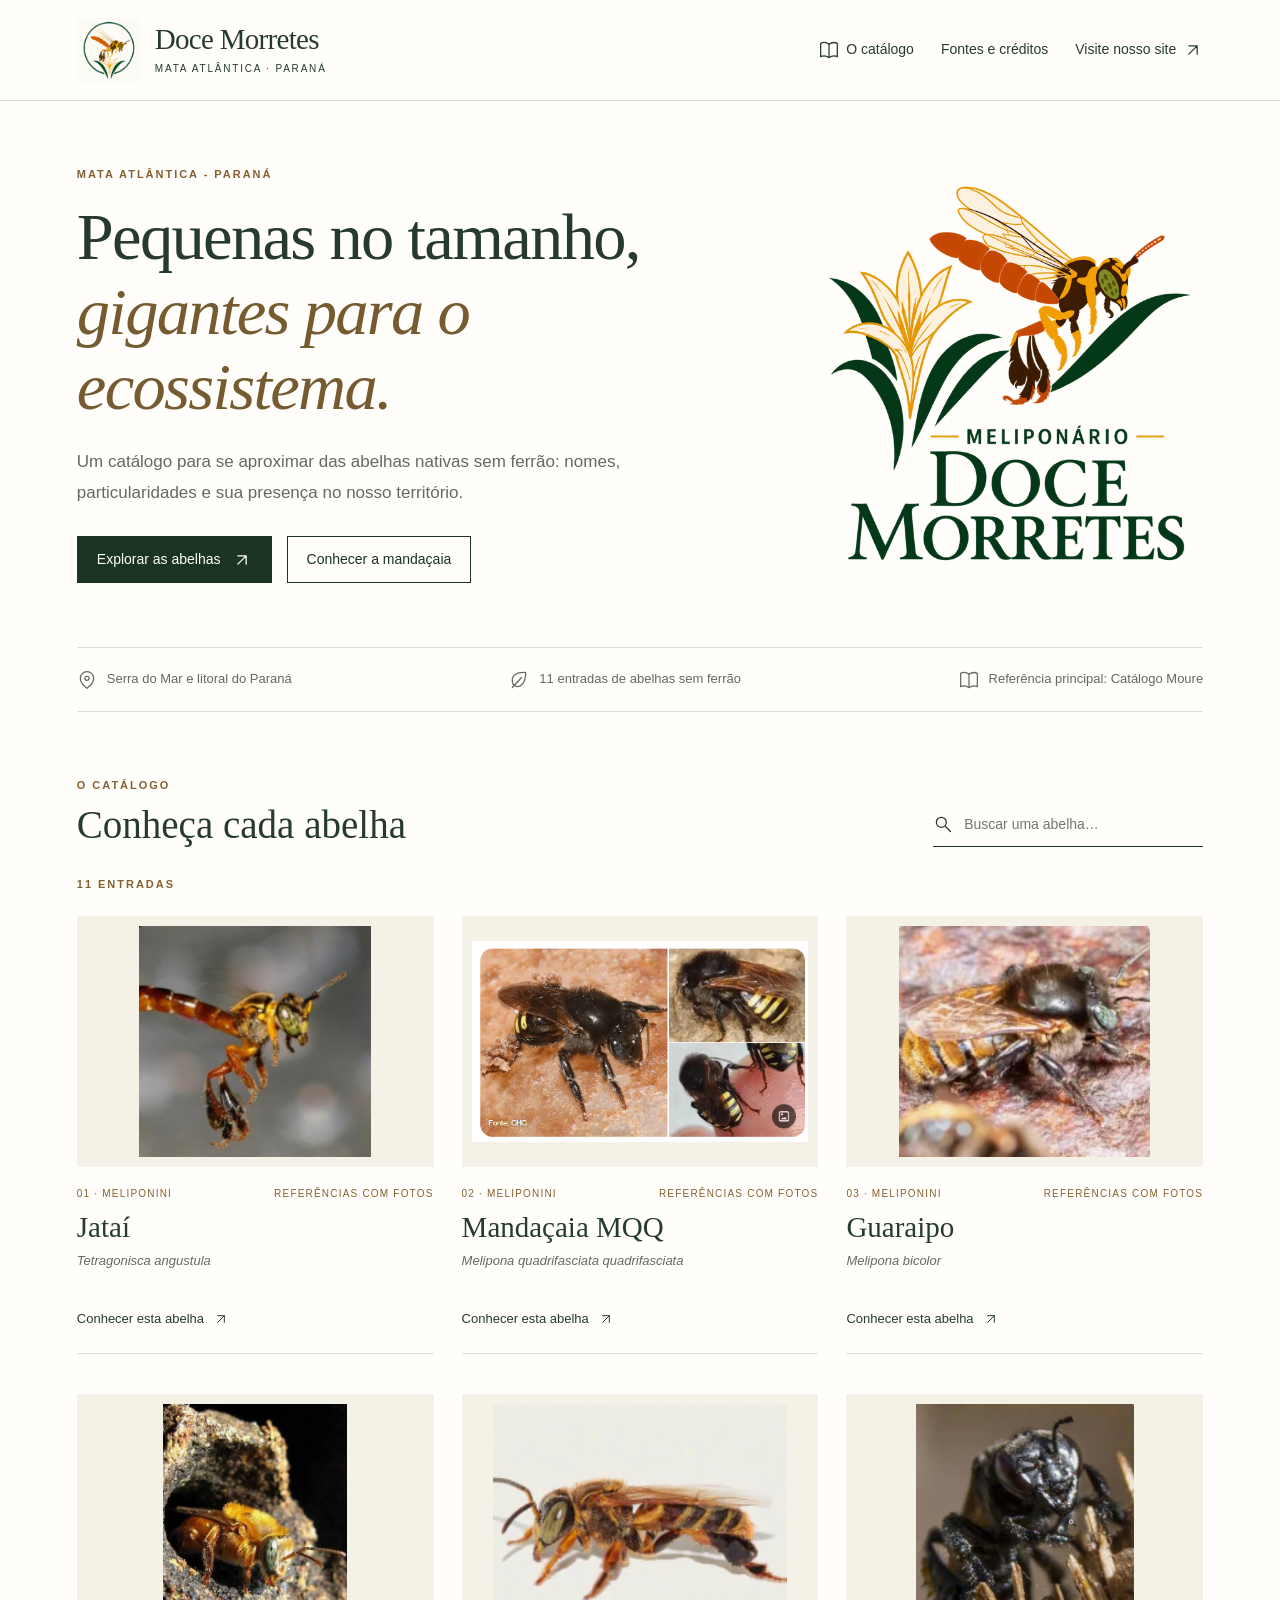
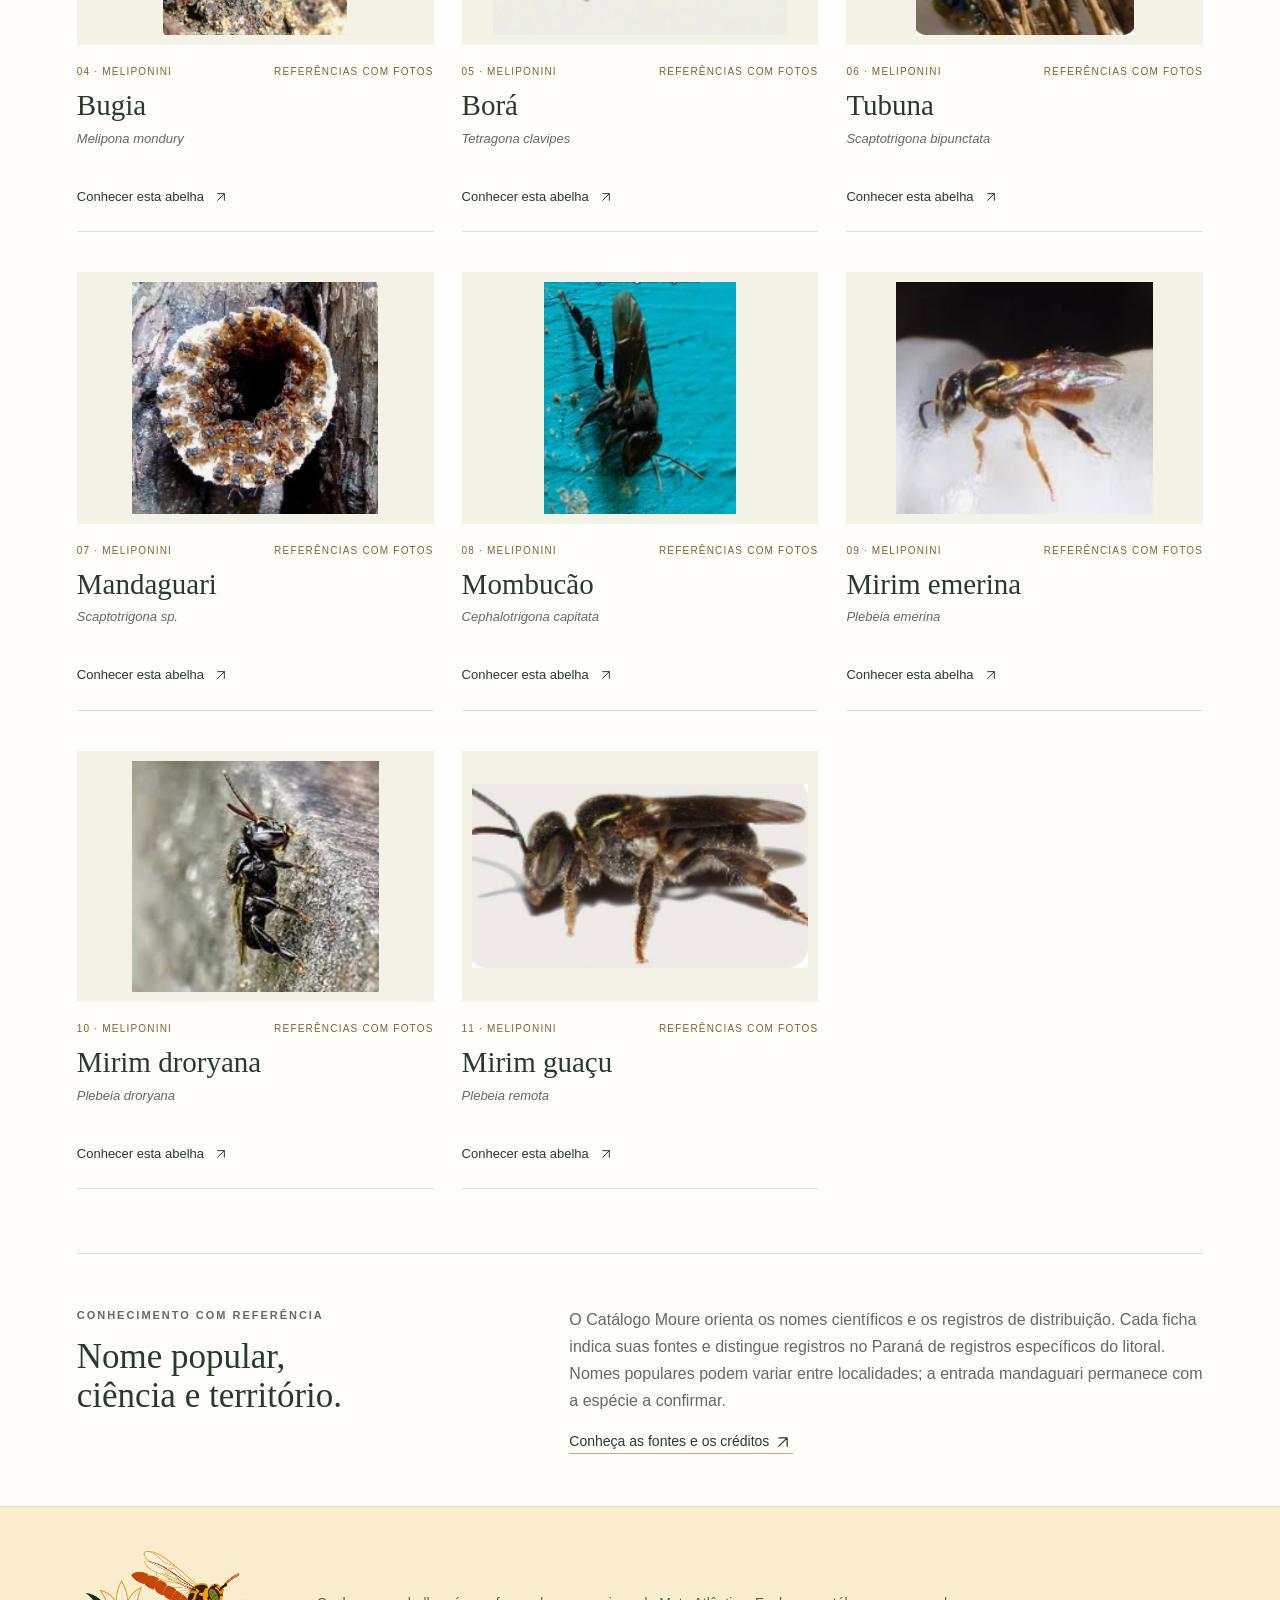
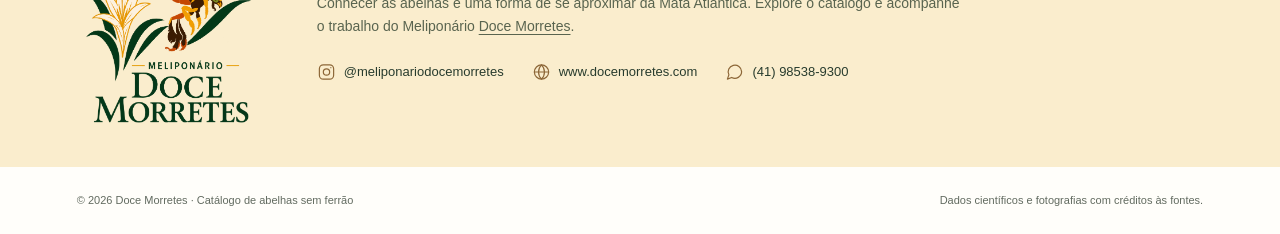
<file: index.html>
<!doctype html><html lang="pt-BR"><head><meta charset="utf-8"><meta name="viewport" content="width=device-width,initial-scale=1"><title>Catálogo de abelhas sem ferrão | Doce Morretes</title><meta name="description" content="Catálogo de abelhas sem ferrão da Mata Atlântica da Serra do Mar e litoral paranaense. Doce Morretes."><meta name="theme-color" content="#1a3322"><link rel="canonical" href="https://meliponariodocemorretes.github.io/catalogo-abelhas/index.html"><link rel="icon" type="image/png" href="assets/icone-marca.png?v=selo-original-20261028"><link rel="stylesheet" href="assets/style.css?v=texto-rodape-20261028"><script src="assets/site.js" defer></script></head><body><a class="skip" href="#conteudo">Ir para o conteúdo</a><header class="header"><div class="wrap header-inner"><a class="brand" href="index.html" aria-label="Doce Morretes — início do catálogo"><img src="assets/icone-marca.png?v=selo-original-20261028" width="64" height="64" alt="Ícone da marca Doce Morretes"><span class="brand-copy">Doce Morretes<small>Mata Atlântica · Paraná</small></span></a><nav class="nav" aria-label="Navegação principal"><a href="index.html#especies"><svg class="icon" viewBox="0 0 24 24" aria-hidden="true"><path d="M12 5C8 2 4 3 2 4v16c4-2 7-1 10 1 3-2 6-3 10-1V4c-4-2-7-1-10 1Z"/><path d="M12 5v16"/></svg>O catálogo</a><a href="creditos.html">Fontes e créditos</a><a href="https://www.docemorretes.com" target="_blank" rel="noopener noreferrer">Visite nosso site <svg class="icon" viewBox="0 0 24 24" aria-hidden="true"><path d="M7 17 17 7M7 7h10v10"/></svg></a></nav></div></header><main id="conteudo"><section class="wrap hero"><div><p class="eyebrow">Mata Atlântica - Paraná</p><h1>Pequenas no tamanho,<br><em>gigantes para o ecossistema.</em></h1><p class="lead">Um catálogo para se aproximar das abelhas nativas sem ferrão: nomes, particularidades e sua presença no nosso território.</p><div class="hero-actions"><a class="button" href="#especies">Explorar as abelhas <svg class="icon" viewBox="0 0 24 24" aria-hidden="true"><path d="M7 17 17 7M7 7h10v10"/></svg></a><a class="button secondary" href="mandacaia-mqq.html">Conhecer a mandaçaia</a></div></div><figure class="hero-brand"><img src="assets/logo-tradicional-transparente.png?v=20261028" width="1254" height="1254" alt="Meliponário Doce Morretes — logo tradicional, sem fundo"></figure></section><div class="wrap region-strip"><span><svg class="icon" viewBox="0 0 24 24" aria-hidden="true"><path d="M20 10c0 6-8 12-8 12S4 16 4 10a8 8 0 1 1 16 0Z"/><circle cx="12" cy="10" r="2.5"/></svg>Serra do Mar e litoral do Paraná</span><span><svg class="icon" viewBox="0 0 24 24" aria-hidden="true"><path d="M20 3C9 2 3 7 4 14c1 6 8 8 12 3 4-4 4-10 4-14Z"/><path d="M4 21 15 9"/></svg>11 entradas de abelhas sem ferrão</span><span><svg class="icon" viewBox="0 0 24 24" aria-hidden="true"><path d="M12 5C8 2 4 3 2 4v16c4-2 7-1 10 1 3-2 6-3 10-1V4c-4-2-7-1-10 1Z"/><path d="M12 5v16"/></svg>Referência principal: Catálogo Moure</span></div><section class="wrap catalog" id="especies"><div class="section-heading"><div><p class="eyebrow">O catálogo</p><h2>Conheça cada abelha</h2></div><label class="search"><svg class="icon" viewBox="0 0 24 24" aria-hidden="true"><circle cx="10" cy="10" r="6"/><path d="m15 15 6 6"/></svg><input id="search-species" type="search" aria-label="Buscar por nome popular ou científico" placeholder="Buscar uma abelha…"></label></div><p id="result-count" class="eyebrow" aria-live="polite" style="margin-bottom:22px">11 entradas</p><div class="species-grid"><article class="species-card" data-species="Jataí Tetragonisca angustula"><a class="cover" href="jatai.html" aria-label="Conhecer Jataí"><img src="assets/jatai_01_detalhe.png" alt="Jataí em detalhe" loading="lazy"></a><p class="card-label"><span>01 · Meliponini</span><span>Referências com fotos</span></p><h3><a href="jatai.html">Jataí</a></h3><p class="latin"><i>Tetragonisca angustula</i></p><a class="open" href="jatai.html">Conhecer esta abelha <svg class="icon" viewBox="0 0 24 24" aria-hidden="true"><path d="M7 17 17 7M7 7h10v10"/></svg></a></article><article class="species-card" data-species="Mandaçaia MQQ Melipona quadrifasciata quadrifasciata"><a class="cover" href="mandacaia-mqq.html" aria-label="Conhecer Mandaçaia MQQ"><img src="assets/01_colagem_fonte_chc.png" alt="Referências fotográficas de mandaçaia" loading="lazy"></a><p class="card-label"><span>02 · Meliponini</span><span>Referências com fotos</span></p><h3><a href="mandacaia-mqq.html">Mandaçaia MQQ</a></h3><p class="latin"><i>Melipona quadrifasciata quadrifasciata</i></p><a class="open" href="mandacaia-mqq.html">Conhecer esta abelha <svg class="icon" viewBox="0 0 24 24" aria-hidden="true"><path d="M7 17 17 7M7 7h10v10"/></svg></a></article><article class="species-card" data-species="Guaraipo Melipona bicolor"><a class="cover" href="guaraipo.html" aria-label="Conhecer Guaraipo"><img src="assets/guaraipo_01_detalhe.png" alt="Guaraipo em detalhe" loading="lazy"></a><p class="card-label"><span>03 · Meliponini</span><span>Referências com fotos</span></p><h3><a href="guaraipo.html">Guaraipo</a></h3><p class="latin"><i>Melipona bicolor</i></p><a class="open" href="guaraipo.html">Conhecer esta abelha <svg class="icon" viewBox="0 0 24 24" aria-hidden="true"><path d="M7 17 17 7M7 7h10v10"/></svg></a></article><article class="species-card" data-species="Bugia Melipona mondury"><a class="cover" href="bugia.html" aria-label="Conhecer Bugia"><img src="assets/bugia_03_detalhe.png" alt="Bugia em detalhe" loading="lazy"></a><p class="card-label"><span>04 · Meliponini</span><span>Referências com fotos</span></p><h3><a href="bugia.html">Bugia</a></h3><p class="latin"><i>Melipona mondury</i></p><a class="open" href="bugia.html">Conhecer esta abelha <svg class="icon" viewBox="0 0 24 24" aria-hidden="true"><path d="M7 17 17 7M7 7h10v10"/></svg></a></article><article class="species-card" data-species="Borá Tetragona clavipes"><a class="cover" href="bora.html" aria-label="Conhecer Borá"><img src="assets/bora_01_vista_lateral.png" alt="Borá em vista lateral" loading="lazy"></a><p class="card-label"><span>05 · Meliponini</span><span>Referências com fotos</span></p><h3><a href="bora.html">Borá</a></h3><p class="latin"><i>Tetragona clavipes</i></p><a class="open" href="bora.html">Conhecer esta abelha <svg class="icon" viewBox="0 0 24 24" aria-hidden="true"><path d="M7 17 17 7M7 7h10v10"/></svg></a></article><article class="species-card" data-species="Tubuna Scaptotrigona bipunctata"><a class="cover" href="tubuna.html" aria-label="Conhecer Tubuna"><img src="assets/tubuna_02_detalhe.png" alt="Tubuna em detalhe" loading="lazy"></a><p class="card-label"><span>06 · Meliponini</span><span>Referências com fotos</span></p><h3><a href="tubuna.html">Tubuna</a></h3><p class="latin"><i>Scaptotrigona bipunctata</i></p><a class="open" href="tubuna.html">Conhecer esta abelha <svg class="icon" viewBox="0 0 24 24" aria-hidden="true"><path d="M7 17 17 7M7 7h10v10"/></svg></a></article><article class="species-card" data-species="Mandaguari Scaptotrigona sp."><a class="cover" href="mandaguari.html" aria-label="Conhecer Mandaguari"><img src="assets/mandaguari_01_entrada_ninho.png" alt="Entrada do ninho de mandaguari" loading="lazy"></a><p class="card-label"><span>07 · Meliponini</span><span>Referências com fotos</span></p><h3><a href="mandaguari.html">Mandaguari</a></h3><p class="latin"><i>Scaptotrigona sp.</i></p><a class="open" href="mandaguari.html">Conhecer esta abelha <svg class="icon" viewBox="0 0 24 24" aria-hidden="true"><path d="M7 17 17 7M7 7h10v10"/></svg></a></article><article class="species-card" data-species="Mombucão Cephalotrigona capitata"><a class="cover" href="mombucao.html" aria-label="Conhecer Mombucão"><img src="assets/mombucao_01_detalhe.png" alt="Mombucão em detalhe" loading="lazy"></a><p class="card-label"><span>08 · Meliponini</span><span>Referências com fotos</span></p><h3><a href="mombucao.html">Mombucão</a></h3><p class="latin"><i>Cephalotrigona capitata</i></p><a class="open" href="mombucao.html">Conhecer esta abelha <svg class="icon" viewBox="0 0 24 24" aria-hidden="true"><path d="M7 17 17 7M7 7h10v10"/></svg></a></article><article class="species-card" data-species="Mirim emerina Plebeia emerina"><a class="cover" href="mirim-emerina.html" aria-label="Conhecer Mirim emerina"><img src="assets/mirim_emerina_01_detalhe.png" alt="Mirim-emerina em detalhe" loading="lazy"></a><p class="card-label"><span>09 · Meliponini</span><span>Referências com fotos</span></p><h3><a href="mirim-emerina.html">Mirim emerina</a></h3><p class="latin"><i>Plebeia emerina</i></p><a class="open" href="mirim-emerina.html">Conhecer esta abelha <svg class="icon" viewBox="0 0 24 24" aria-hidden="true"><path d="M7 17 17 7M7 7h10v10"/></svg></a></article><article class="species-card" data-species="Mirim droryana Plebeia droryana"><a class="cover" href="mirim-droryana.html" aria-label="Conhecer Mirim droryana"><img src="assets/mirim_droryana_01_detalhe.png" alt="Mirim-droryana em detalhe" loading="lazy"></a><p class="card-label"><span>10 · Meliponini</span><span>Referências com fotos</span></p><h3><a href="mirim-droryana.html">Mirim droryana</a></h3><p class="latin"><i>Plebeia droryana</i></p><a class="open" href="mirim-droryana.html">Conhecer esta abelha <svg class="icon" viewBox="0 0 24 24" aria-hidden="true"><path d="M7 17 17 7M7 7h10v10"/></svg></a></article><article class="species-card" data-species="Mirim guaçu Plebeia remota"><a class="cover" href="mirim-guacu.html" aria-label="Conhecer Mirim guaçu"><img src="assets/mirim_guacu_02_detalhe.png" alt="Mirim-guaçu em vista lateral" loading="lazy"></a><p class="card-label"><span>11 · Meliponini</span><span>Referências com fotos</span></p><h3><a href="mirim-guacu.html">Mirim guaçu</a></h3><p class="latin"><i>Plebeia remota</i></p><a class="open" href="mirim-guacu.html">Conhecer esta abelha <svg class="icon" viewBox="0 0 24 24" aria-hidden="true"><path d="M7 17 17 7M7 7h10v10"/></svg></a></article></div><p id="no-results" class="empty-search" hidden>Nenhuma abelha encontrada. Tente outro nome popular ou científico.</p></section><section class="wrap method"><div><p class="eyebrow">Conhecimento com referência</p><h2>Nome popular,<br>ciência e território.</h2></div><div><p>O Catálogo Moure orienta os nomes científicos e os registros de distribuição. Cada ficha indica suas fontes e distingue registros no Paraná de registros específicos do litoral. Nomes populares podem variar entre localidades; a entrada mandaguari permanece com a espécie a confirmar.</p><a href="creditos.html">Conheça as fontes e os créditos <svg class="icon" viewBox="0 0 24 24" aria-hidden="true"><path d="M7 17 17 7M7 7h10v10"/></svg></a></div></section></main><section class="sponsor" aria-label="Doce Morretes"><div class="wrap sponsor-inner"><a href="https://www.docemorretes.com" target="_blank" rel="noopener noreferrer"><img class="sponsor-logo sponsor-logo-tradicional" src="assets/logo-tradicional-transparente.png?v=20261028" width="1254" height="1254" alt="Meliponário Doce Morretes — logo tradicional"></a><div><p>Conhecer as abelhas é uma forma de se aproximar da Mata Atlântica. Explore o catálogo e acompanhe o trabalho do Meliponário <a class="sponsor-site-link" href="https://www.docemorretes.com">Doce Morretes</a>.</p><div class="contacts"><a href="https://www.instagram.com/meliponariodocemorretes/" target="_blank" rel="noopener noreferrer"><svg class="icon" viewBox="0 0 24 24" aria-hidden="true"><rect x="3" y="3" width="18" height="18" rx="5"/><circle cx="12" cy="12" r="4"/><path d="M17.5 6.5h.01"/></svg>@meliponariodocemorretes</a><a href="https://www.docemorretes.com" target="_blank" rel="noopener noreferrer"><svg class="icon" viewBox="0 0 24 24" aria-hidden="true"><circle cx="12" cy="12" r="9"/><path d="M3 12h18M12 3c-5 5-5 13 0 18 5-5 5-13 0-18Z"/></svg>www.docemorretes.com</a><a href="https://wa.me/5541985389300" target="_blank" rel="noopener noreferrer"><svg class="icon" viewBox="0 0 24 24" aria-hidden="true"><path d="M21 11.5a8.5 8.5 0 0 1-12.6 7.4L3 21l1.9-5.4A8.5 8.5 0 1 1 21 11.5Z"/></svg>(41) 98538-9300</a></div></div></div></section><footer class="wrap footer"><span>© 2026 Doce Morretes · Catálogo de abelhas sem ferrão</span><a href="creditos.html">Dados científicos e fotografias com créditos às fontes.</a></footer></body></html>
</file>
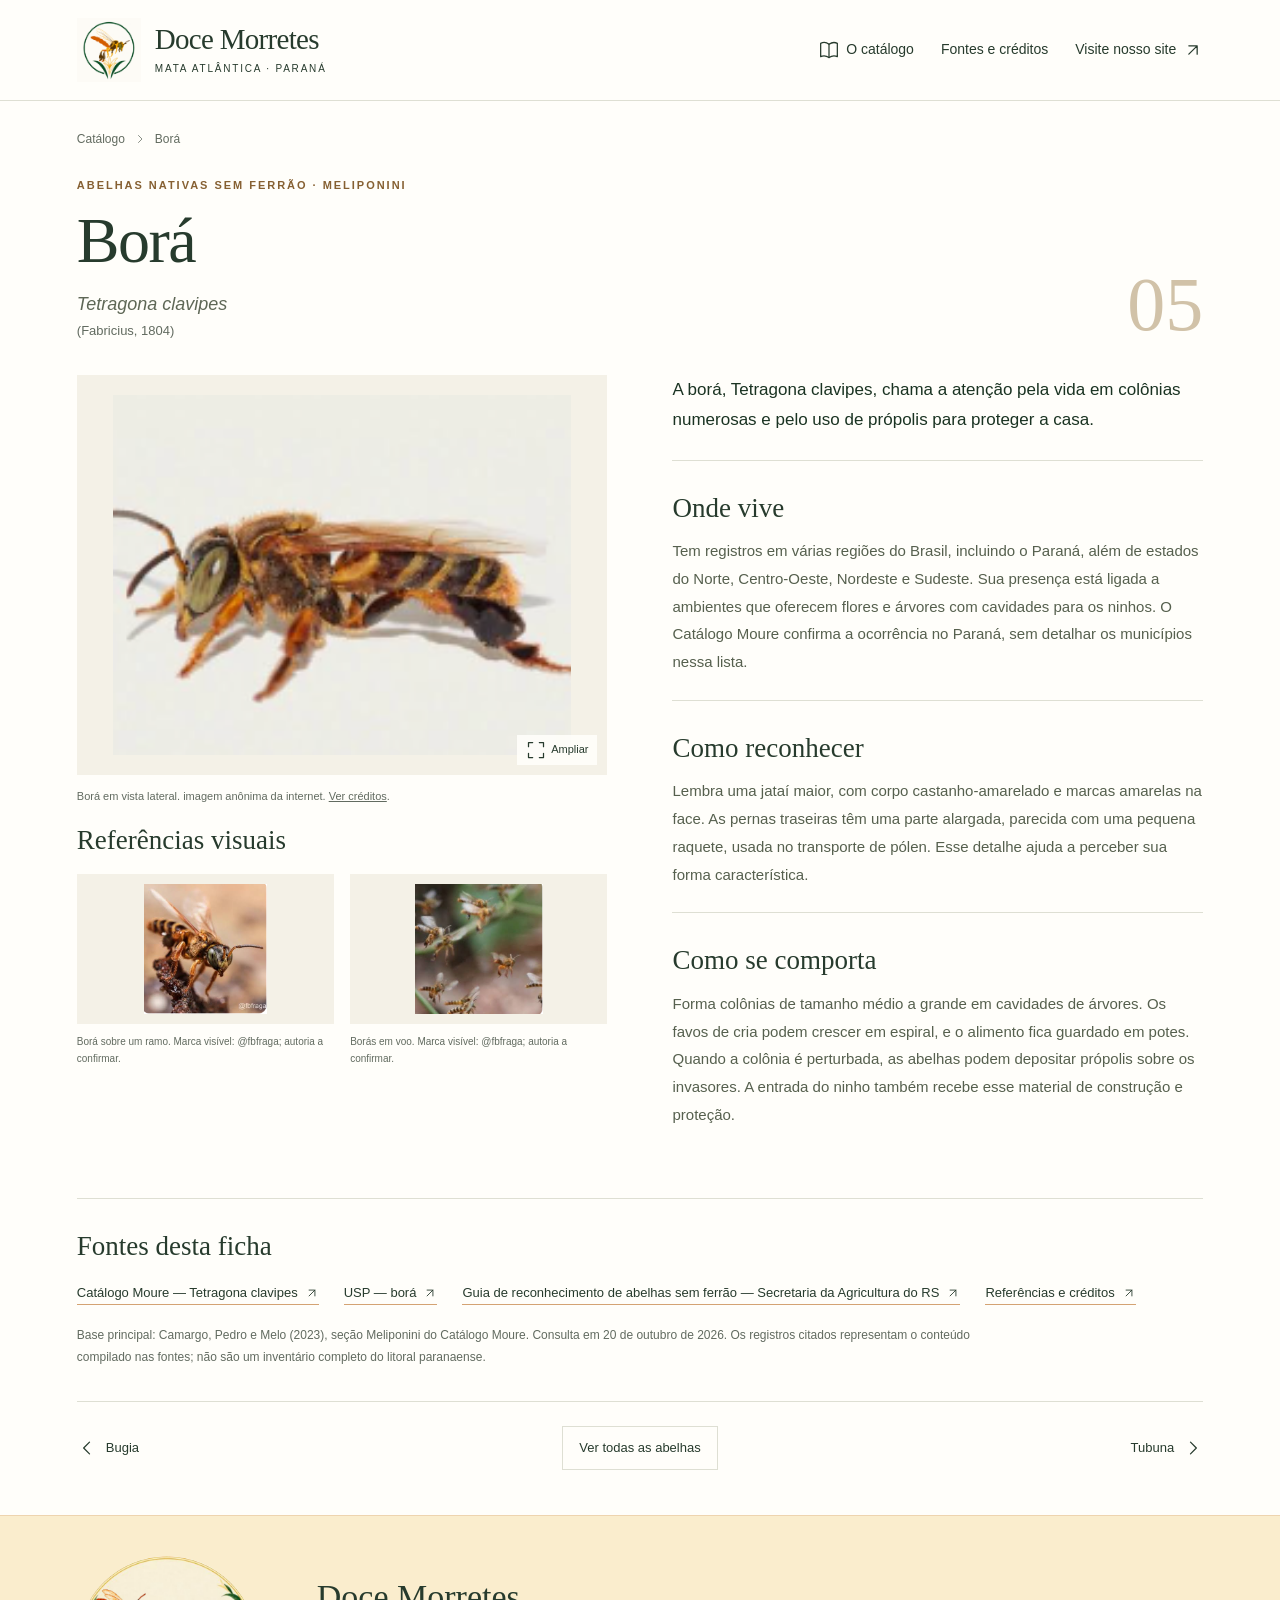
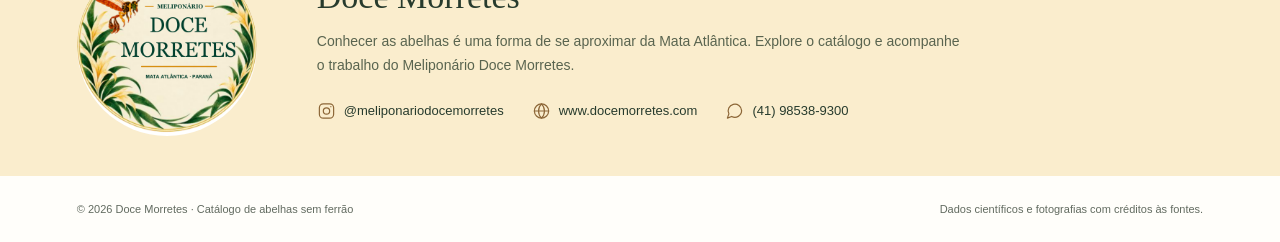
<file: bora.html>
<!doctype html><html lang="pt-BR"><head><meta charset="utf-8"><meta name="viewport" content="width=device-width,initial-scale=1"><title>Borá | Doce Morretes</title><meta name="description" content="Borá — Tetragona clavipes. Catálogo Doce Morretes, com fontes e créditos."><meta name="theme-color" content="#1a3322"><link rel="canonical" href="https://meliponariodocemorretes.github.io/catalogo-abelhas/bora.html"><link rel="icon" type="image/png" href="assets/icone-marca.png?v=selo-original-20261028"><link rel="stylesheet" href="assets/style.css?v=transparente-20261028"><script src="assets/site.js" defer></script></head><body><a class="skip" href="#conteudo">Ir para o conteúdo</a><header class="header"><div class="wrap header-inner"><a class="brand" href="index.html" aria-label="Doce Morretes — início do catálogo"><img src="assets/icone-marca.png?v=selo-original-20261028" width="64" height="64" alt="Ícone da marca Doce Morretes"><span class="brand-copy">Doce Morretes<small>Mata Atlântica · Paraná</small></span></a><nav class="nav" aria-label="Navegação principal"><a href="index.html#especies"><svg class="icon" viewBox="0 0 24 24" aria-hidden="true"><path d="M12 5C8 2 4 3 2 4v16c4-2 7-1 10 1 3-2 6-3 10-1V4c-4-2-7-1-10 1Z"/><path d="M12 5v16"/></svg>O catálogo</a><a href="creditos.html">Fontes e créditos</a><a href="https://www.docemorretes.com" target="_blank" rel="noopener noreferrer">Visite nosso site <svg class="icon" viewBox="0 0 24 24" aria-hidden="true"><path d="M7 17 17 7M7 7h10v10"/></svg></a></nav></div></header><main id="conteudo" class="wrap"><nav class="breadcrumbs" aria-label="Caminho da página"><a href="index.html">Catálogo</a><svg class="icon" viewBox="0 0 24 24" aria-hidden="true"><path d="m9 5 7 7-7 7"/></svg><span aria-current="page">Borá</span></nav><div class="species-title"><div><p class="eyebrow">Abelhas nativas sem ferrão · Meliponini</p><h1>Borá</h1><p class="scientific"><i>Tetragona clavipes</i><span class="authority">(Fabricius, 1804)</span></p></div><span class="entry-number" aria-label="Entrada 5">05</span></div><div class="species-layout"><div class="visual-column"><figure><div class="photo-main"><button type="button" data-photo="assets/bora_01_vista_lateral.png" data-alt="Borá em vista lateral" data-caption="imagem anônima da internet." aria-label="Ampliar fotografia: Borá em vista lateral"><img src="assets/bora_01_vista_lateral.png" alt="Borá em vista lateral" ><span class=expand><svg class="icon" viewBox="0 0 24 24" aria-hidden="true"><path d="M8 3H3v5m13-5h5v5M3 16v5h5m13-5v5h-5"/></svg>Ampliar</span></button></div><figcaption class="photo-caption">Borá em vista lateral. imagem anônima da internet. <a href="creditos.html#fotografias-bora">Ver créditos</a>.</figcaption></figure><h2 class="gallery-title">Referências visuais</h2><div class="gallery" style="grid-template-columns:repeat(2,minmax(0,1fr))"><figure><button type="button" data-photo="assets/bora_02_no_ramo.png" data-alt="Borá sobre um ramo" data-caption="Marca visível: @fbfraga; autoria a confirmar." aria-label="Ampliar fotografia: Borá sobre um ramo"><img src="assets/bora_02_no_ramo.png" alt="Borá sobre um ramo" loading=lazy></button><figcaption>Borá sobre um ramo. Marca visível: @fbfraga; autoria a confirmar.</figcaption></figure><figure><button type="button" data-photo="assets/bora_03_em_voo.png" data-alt="Borás em voo" data-caption="Marca visível: @fbfraga; autoria a confirmar." aria-label="Ampliar fotografia: Borás em voo"><img src="assets/bora_03_em_voo.png" alt="Borás em voo" loading=lazy></button><figcaption>Borás em voo. Marca visível: @fbfraga; autoria a confirmar.</figcaption></figure></div></div><div class="facts"><p class="species-intro">A borá, Tetragona clavipes, chama a atenção pela vida em colônias numerosas e pelo uso de própolis para proteger a casa.</p><section class="fact"><h2>Onde vive</h2><p>Tem registros em várias regiões do Brasil, incluindo o Paraná, além de estados do Norte, Centro-Oeste, Nordeste e Sudeste. Sua presença está ligada a ambientes que oferecem flores e árvores com cavidades para os ninhos. O Catálogo Moure confirma a ocorrência no Paraná, sem detalhar os municípios nessa lista.</p></section><section class="fact"><h2>Como reconhecer</h2><p>Lembra uma jataí maior, com corpo castanho-amarelado e marcas amarelas na face. As pernas traseiras têm uma parte alargada, parecida com uma pequena raquete, usada no transporte de pólen. Esse detalhe ajuda a perceber sua forma característica.</p></section><section class="fact"><h2>Como se comporta</h2><p>Forma colônias de tamanho médio a grande em cavidades de árvores. Os favos de cria podem crescer em espiral, e o alimento fica guardado em potes. Quando a colônia é perturbada, as abelhas podem depositar própolis sobre os invasores. A entrada do ninho também recebe esse material de construção e proteção.</p></section></div></div><section class="source-section"><h2>Fontes desta ficha</h2><ul class="source-list"><li><a href="https://moure.cria.org.br/catalogue/id/catalogue?id=117772&amp;printmode=1" target="_blank" rel="noopener noreferrer">Catálogo Moure — Tetragona clavipes <svg class="icon" viewBox="0 0 24 24" aria-hidden="true"><path d="M7 17 17 7M7 7h10v10"/></svg></a></li><li><a href="https://beesp.ib.usp.br/tetragona_clavipes.htm" target="_blank" rel="noopener noreferrer">USP — borá <svg class="icon" viewBox="0 0 24 24" aria-hidden="true"><path d="M7 17 17 7M7 7h10v10"/></svg></a></li><li><a href="https://www.agricultura.rs.gov.br/upload/arquivos/202308/24100830-e-book-guia-de-reconhecimento-de-abelhas-sem-ferrao-do-rio-grande-do-sul-2023-compactado.pdf" target="_blank" rel="noopener noreferrer">Guia de reconhecimento de abelhas sem ferrão — Secretaria da Agricultura do RS <svg class="icon" viewBox="0 0 24 24" aria-hidden="true"><path d="M7 17 17 7M7 7h10v10"/></svg></a></li><li><a href="creditos.html">Referências e créditos <svg class="icon" viewBox="0 0 24 24" aria-hidden="true"><path d="M7 17 17 7M7 7h10v10"/></svg></a></li></ul><p class="source-note">Base principal: Camargo, Pedro e Melo (2023), seção Meliponini do Catálogo Moure. Consulta em 20 de outubro de 2026. Os registros citados representam o conteúdo compilado nas fontes; não são um inventário completo do litoral paranaense.</p></section><nav class="entry-nav" aria-label="Outras abelhas"><a href="bugia.html"><svg class="icon" viewBox="0 0 24 24" aria-hidden="true"><path d="m15 5-7 7 7 7"/></svg>Bugia</a><a class="all" href="index.html#especies">Ver todas as abelhas</a><a href="tubuna.html">Tubuna<svg class="icon" viewBox="0 0 24 24" aria-hidden="true"><path d="m9 5 7 7-7 7"/></svg></a></nav></main><dialog id="photo-viewer" class="viewer" aria-label="Fotografia ampliada"><button class="viewer-close" type="button">Fechar ×</button><img src="assets/bora_01_vista_lateral.png" alt=""><p></p></dialog><section class="sponsor" aria-label="Doce Morretes"><div class="wrap sponsor-inner"><a href="https://www.docemorretes.com" target="_blank" rel="noopener noreferrer"><img class="sponsor-logo" src="assets/logo-principal.png?v=aquarela-20261027" width="180" height="180" alt="Meliponário Doce Morretes — logo principal"></a><div><h2>Doce Morretes</h2><p>Conhecer as abelhas é uma forma de se aproximar da Mata Atlântica. Explore o catálogo e acompanhe o trabalho do Meliponário Doce Morretes.</p><div class="contacts"><a href="https://www.instagram.com/meliponariodocemorretes/" target="_blank" rel="noopener noreferrer"><svg class="icon" viewBox="0 0 24 24" aria-hidden="true"><rect x="3" y="3" width="18" height="18" rx="5"/><circle cx="12" cy="12" r="4"/><path d="M17.5 6.5h.01"/></svg>@meliponariodocemorretes</a><a href="https://www.docemorretes.com" target="_blank" rel="noopener noreferrer"><svg class="icon" viewBox="0 0 24 24" aria-hidden="true"><circle cx="12" cy="12" r="9"/><path d="M3 12h18M12 3c-5 5-5 13 0 18 5-5 5-13 0-18Z"/></svg>www.docemorretes.com</a><a href="https://wa.me/5541985389300" target="_blank" rel="noopener noreferrer"><svg class="icon" viewBox="0 0 24 24" aria-hidden="true"><path d="M21 11.5a8.5 8.5 0 0 1-12.6 7.4L3 21l1.9-5.4A8.5 8.5 0 1 1 21 11.5Z"/></svg>(41) 98538-9300</a></div></div></div></section><footer class="wrap footer"><span>© 2026 Doce Morretes · Catálogo de abelhas sem ferrão</span><a href="creditos.html">Dados científicos e fotografias com créditos às fontes.</a></footer></body></html>
</file>
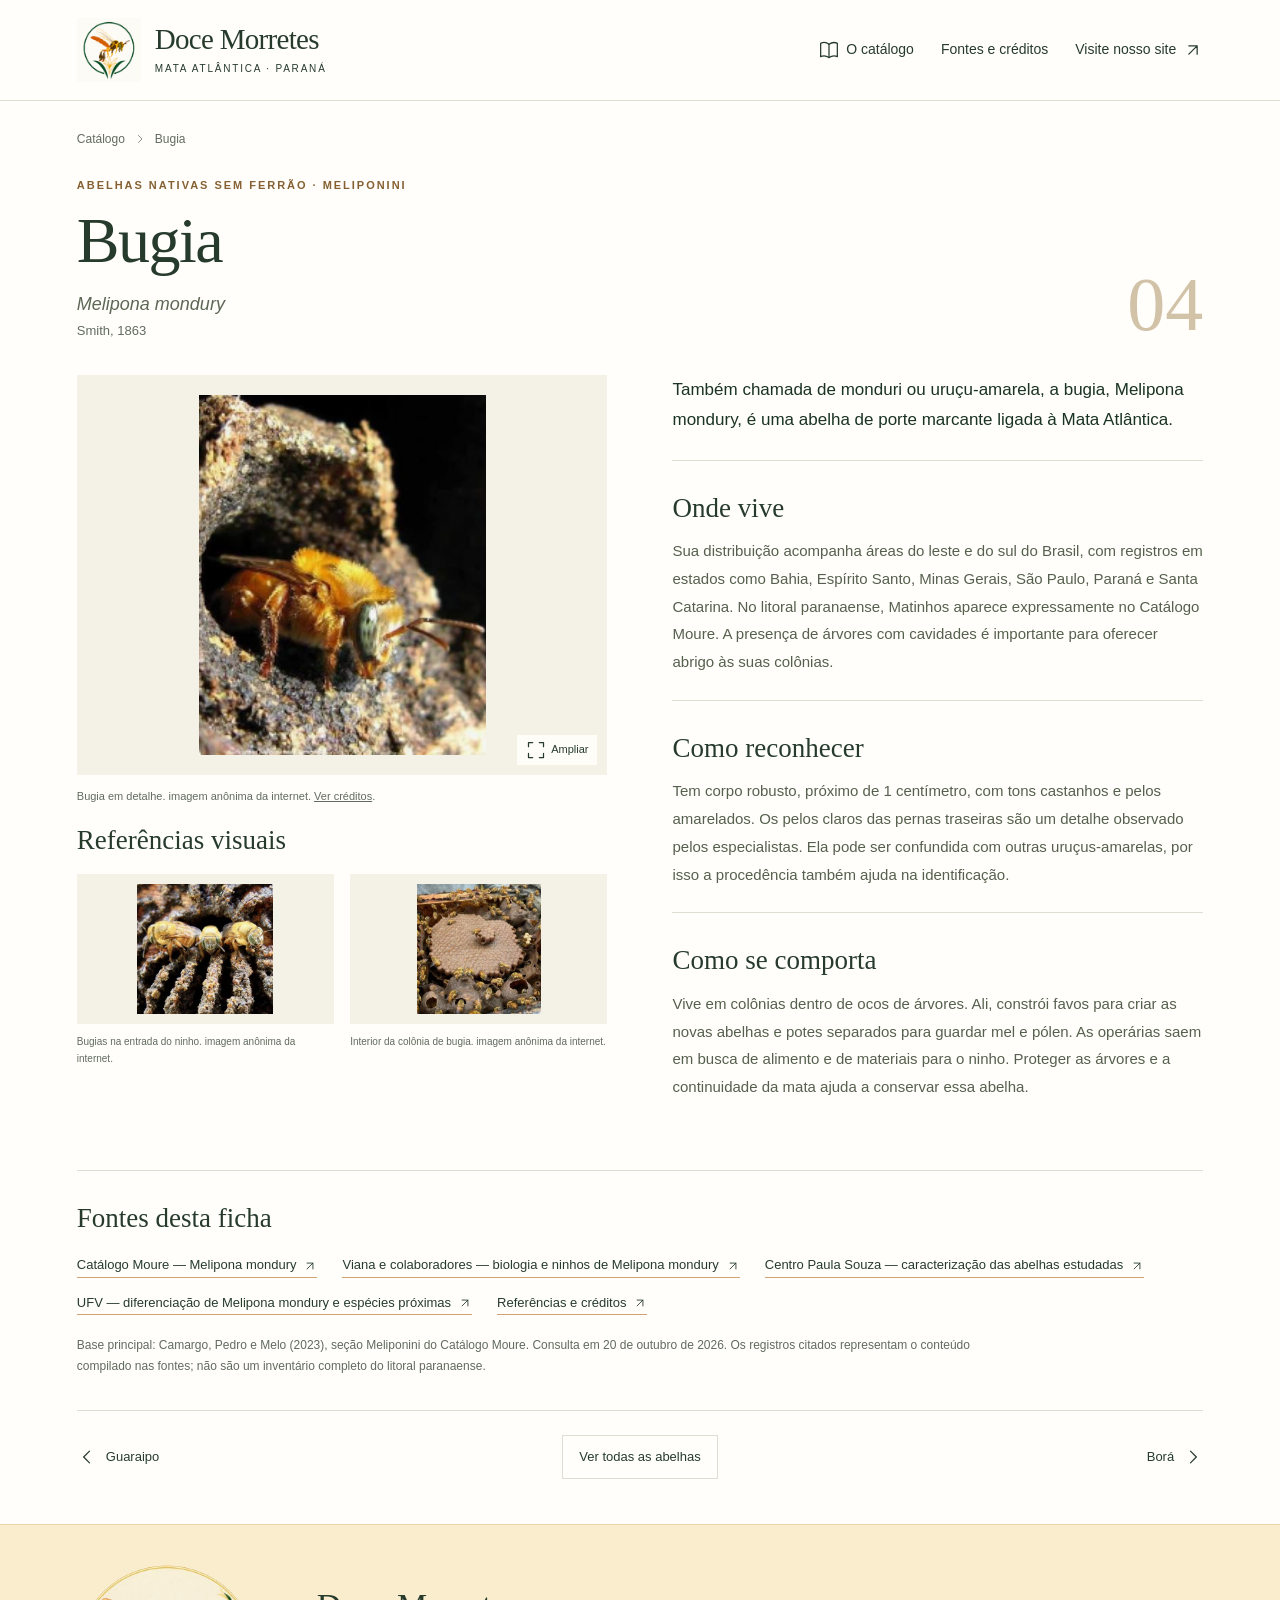
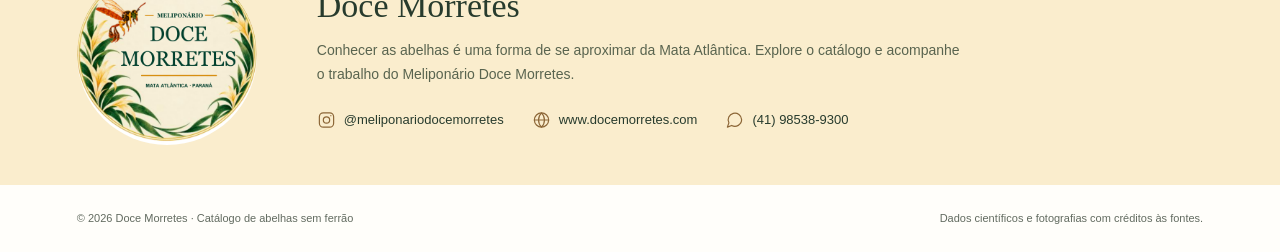
<file: bugia.html>
<!doctype html><html lang="pt-BR"><head><meta charset="utf-8"><meta name="viewport" content="width=device-width,initial-scale=1"><title>Bugia | Doce Morretes</title><meta name="description" content="Bugia — Melipona mondury. Catálogo Doce Morretes, com fontes e créditos."><meta name="theme-color" content="#1a3322"><link rel="canonical" href="https://meliponariodocemorretes.github.io/catalogo-abelhas/bugia.html"><link rel="icon" type="image/png" href="assets/icone-marca.png?v=selo-original-20261028"><link rel="stylesheet" href="assets/style.css?v=transparente-20261028"><script src="assets/site.js" defer></script></head><body><a class="skip" href="#conteudo">Ir para o conteúdo</a><header class="header"><div class="wrap header-inner"><a class="brand" href="index.html" aria-label="Doce Morretes — início do catálogo"><img src="assets/icone-marca.png?v=selo-original-20261028" width="64" height="64" alt="Ícone da marca Doce Morretes"><span class="brand-copy">Doce Morretes<small>Mata Atlântica · Paraná</small></span></a><nav class="nav" aria-label="Navegação principal"><a href="index.html#especies"><svg class="icon" viewBox="0 0 24 24" aria-hidden="true"><path d="M12 5C8 2 4 3 2 4v16c4-2 7-1 10 1 3-2 6-3 10-1V4c-4-2-7-1-10 1Z"/><path d="M12 5v16"/></svg>O catálogo</a><a href="creditos.html">Fontes e créditos</a><a href="https://www.docemorretes.com" target="_blank" rel="noopener noreferrer">Visite nosso site <svg class="icon" viewBox="0 0 24 24" aria-hidden="true"><path d="M7 17 17 7M7 7h10v10"/></svg></a></nav></div></header><main id="conteudo" class="wrap"><nav class="breadcrumbs" aria-label="Caminho da página"><a href="index.html">Catálogo</a><svg class="icon" viewBox="0 0 24 24" aria-hidden="true"><path d="m9 5 7 7-7 7"/></svg><span aria-current="page">Bugia</span></nav><div class="species-title"><div><p class="eyebrow">Abelhas nativas sem ferrão · Meliponini</p><h1>Bugia</h1><p class="scientific"><i>Melipona mondury</i><span class="authority">Smith, 1863</span></p></div><span class="entry-number" aria-label="Entrada 4">04</span></div><div class="species-layout"><div class="visual-column"><figure><div class="photo-main"><button type="button" data-photo="assets/bugia_03_detalhe.png" data-alt="Bugia em detalhe" data-caption="imagem anônima da internet." aria-label="Ampliar fotografia: Bugia em detalhe"><img src="assets/bugia_03_detalhe.png" alt="Bugia em detalhe" ><span class=expand><svg class="icon" viewBox="0 0 24 24" aria-hidden="true"><path d="M8 3H3v5m13-5h5v5M3 16v5h5m13-5v5h-5"/></svg>Ampliar</span></button></div><figcaption class="photo-caption">Bugia em detalhe. imagem anônima da internet. <a href="creditos.html#fotografias-bugia">Ver créditos</a>.</figcaption></figure><h2 class="gallery-title">Referências visuais</h2><div class="gallery" style="grid-template-columns:repeat(2,minmax(0,1fr))"><figure><button type="button" data-photo="assets/bugia_02_guardas_entrada.png" data-alt="Bugias na entrada do ninho" data-caption="imagem anônima da internet." aria-label="Ampliar fotografia: Bugias na entrada do ninho"><img src="assets/bugia_02_guardas_entrada.png" alt="Bugias na entrada do ninho" loading=lazy></button><figcaption>Bugias na entrada do ninho. imagem anônima da internet.</figcaption></figure><figure><button type="button" data-photo="assets/bugia_01_colonia.png" data-alt="Interior da colônia de bugia" data-caption="imagem anônima da internet." aria-label="Ampliar fotografia: Interior da colônia de bugia"><img src="assets/bugia_01_colonia.png" alt="Interior da colônia de bugia" loading=lazy></button><figcaption>Interior da colônia de bugia. imagem anônima da internet.</figcaption></figure></div></div><div class="facts"><p class="species-intro">Também chamada de monduri ou uruçu-amarela, a bugia, Melipona mondury, é uma abelha de porte marcante ligada à Mata Atlântica.</p><section class="fact"><h2>Onde vive</h2><p>Sua distribuição acompanha áreas do leste e do sul do Brasil, com registros em estados como Bahia, Espírito Santo, Minas Gerais, São Paulo, Paraná e Santa Catarina. No litoral paranaense, Matinhos aparece expressamente no Catálogo Moure. A presença de árvores com cavidades é importante para oferecer abrigo às suas colônias.</p></section><section class="fact"><h2>Como reconhecer</h2><p>Tem corpo robusto, próximo de 1 centímetro, com tons castanhos e pelos amarelados. Os pelos claros das pernas traseiras são um detalhe observado pelos especialistas. Ela pode ser confundida com outras uruçus-amarelas, por isso a procedência também ajuda na identificação.</p></section><section class="fact"><h2>Como se comporta</h2><p>Vive em colônias dentro de ocos de árvores. Ali, constrói favos para criar as novas abelhas e potes separados para guardar mel e pólen. As operárias saem em busca de alimento e de materiais para o ninho. Proteger as árvores e a continuidade da mata ajuda a conservar essa abelha.</p></section></div></div><section class="source-section"><h2>Fontes desta ficha</h2><ul class="source-list"><li><a href="https://moure.cria.org.br/catalogue/catalogue?id=117930" target="_blank" rel="noopener noreferrer">Catálogo Moure — Melipona mondury <svg class="icon" viewBox="0 0 24 24" aria-hidden="true"><path d="M7 17 17 7M7 7h10v10"/></svg></a></li><li><a href="https://www.scielo.br/j/bn/a/RcyBTHCKpmJXW6q6yFvzj7x/abstract/?lang=pt" target="_blank" rel="noopener noreferrer">Viana e colaboradores — biologia e ninhos de Melipona mondury <svg class="icon" viewBox="0 0 24 24" aria-hidden="true"><path d="M7 17 17 7M7 7h10v10"/></svg></a></li><li><a href="https://ric.cps.sp.gov.br/bitstream/123456789/21519/1/tecnol_alimentos_2024_1_luana_quirino_goncalves_caracterizacao_fisico_quimica.pdf" target="_blank" rel="noopener noreferrer">Centro Paula Souza — caracterização das abelhas estudadas <svg class="icon" viewBox="0 0 24 24" aria-hidden="true"><path d="M7 17 17 7M7 7h10v10"/></svg></a></li><li><a href="https://locus.ufv.br/bitstreams/5c4af708-e5b9-44f0-abe9-d2620b14f5df/download" target="_blank" rel="noopener noreferrer">UFV — diferenciação de Melipona mondury e espécies próximas <svg class="icon" viewBox="0 0 24 24" aria-hidden="true"><path d="M7 17 17 7M7 7h10v10"/></svg></a></li><li><a href="creditos.html">Referências e créditos <svg class="icon" viewBox="0 0 24 24" aria-hidden="true"><path d="M7 17 17 7M7 7h10v10"/></svg></a></li></ul><p class="source-note">Base principal: Camargo, Pedro e Melo (2023), seção Meliponini do Catálogo Moure. Consulta em 20 de outubro de 2026. Os registros citados representam o conteúdo compilado nas fontes; não são um inventário completo do litoral paranaense.</p></section><nav class="entry-nav" aria-label="Outras abelhas"><a href="guaraipo.html"><svg class="icon" viewBox="0 0 24 24" aria-hidden="true"><path d="m15 5-7 7 7 7"/></svg>Guaraipo</a><a class="all" href="index.html#especies">Ver todas as abelhas</a><a href="bora.html">Borá<svg class="icon" viewBox="0 0 24 24" aria-hidden="true"><path d="m9 5 7 7-7 7"/></svg></a></nav></main><dialog id="photo-viewer" class="viewer" aria-label="Fotografia ampliada"><button class="viewer-close" type="button">Fechar ×</button><img src="assets/bugia_03_detalhe.png" alt=""><p></p></dialog><section class="sponsor" aria-label="Doce Morretes"><div class="wrap sponsor-inner"><a href="https://www.docemorretes.com" target="_blank" rel="noopener noreferrer"><img class="sponsor-logo" src="assets/logo-principal.png?v=aquarela-20261027" width="180" height="180" alt="Meliponário Doce Morretes — logo principal"></a><div><h2>Doce Morretes</h2><p>Conhecer as abelhas é uma forma de se aproximar da Mata Atlântica. Explore o catálogo e acompanhe o trabalho do Meliponário Doce Morretes.</p><div class="contacts"><a href="https://www.instagram.com/meliponariodocemorretes/" target="_blank" rel="noopener noreferrer"><svg class="icon" viewBox="0 0 24 24" aria-hidden="true"><rect x="3" y="3" width="18" height="18" rx="5"/><circle cx="12" cy="12" r="4"/><path d="M17.5 6.5h.01"/></svg>@meliponariodocemorretes</a><a href="https://www.docemorretes.com" target="_blank" rel="noopener noreferrer"><svg class="icon" viewBox="0 0 24 24" aria-hidden="true"><circle cx="12" cy="12" r="9"/><path d="M3 12h18M12 3c-5 5-5 13 0 18 5-5 5-13 0-18Z"/></svg>www.docemorretes.com</a><a href="https://wa.me/5541985389300" target="_blank" rel="noopener noreferrer"><svg class="icon" viewBox="0 0 24 24" aria-hidden="true"><path d="M21 11.5a8.5 8.5 0 0 1-12.6 7.4L3 21l1.9-5.4A8.5 8.5 0 1 1 21 11.5Z"/></svg>(41) 98538-9300</a></div></div></div></section><footer class="wrap footer"><span>© 2026 Doce Morretes · Catálogo de abelhas sem ferrão</span><a href="creditos.html">Dados científicos e fotografias com créditos às fontes.</a></footer></body></html>
</file>
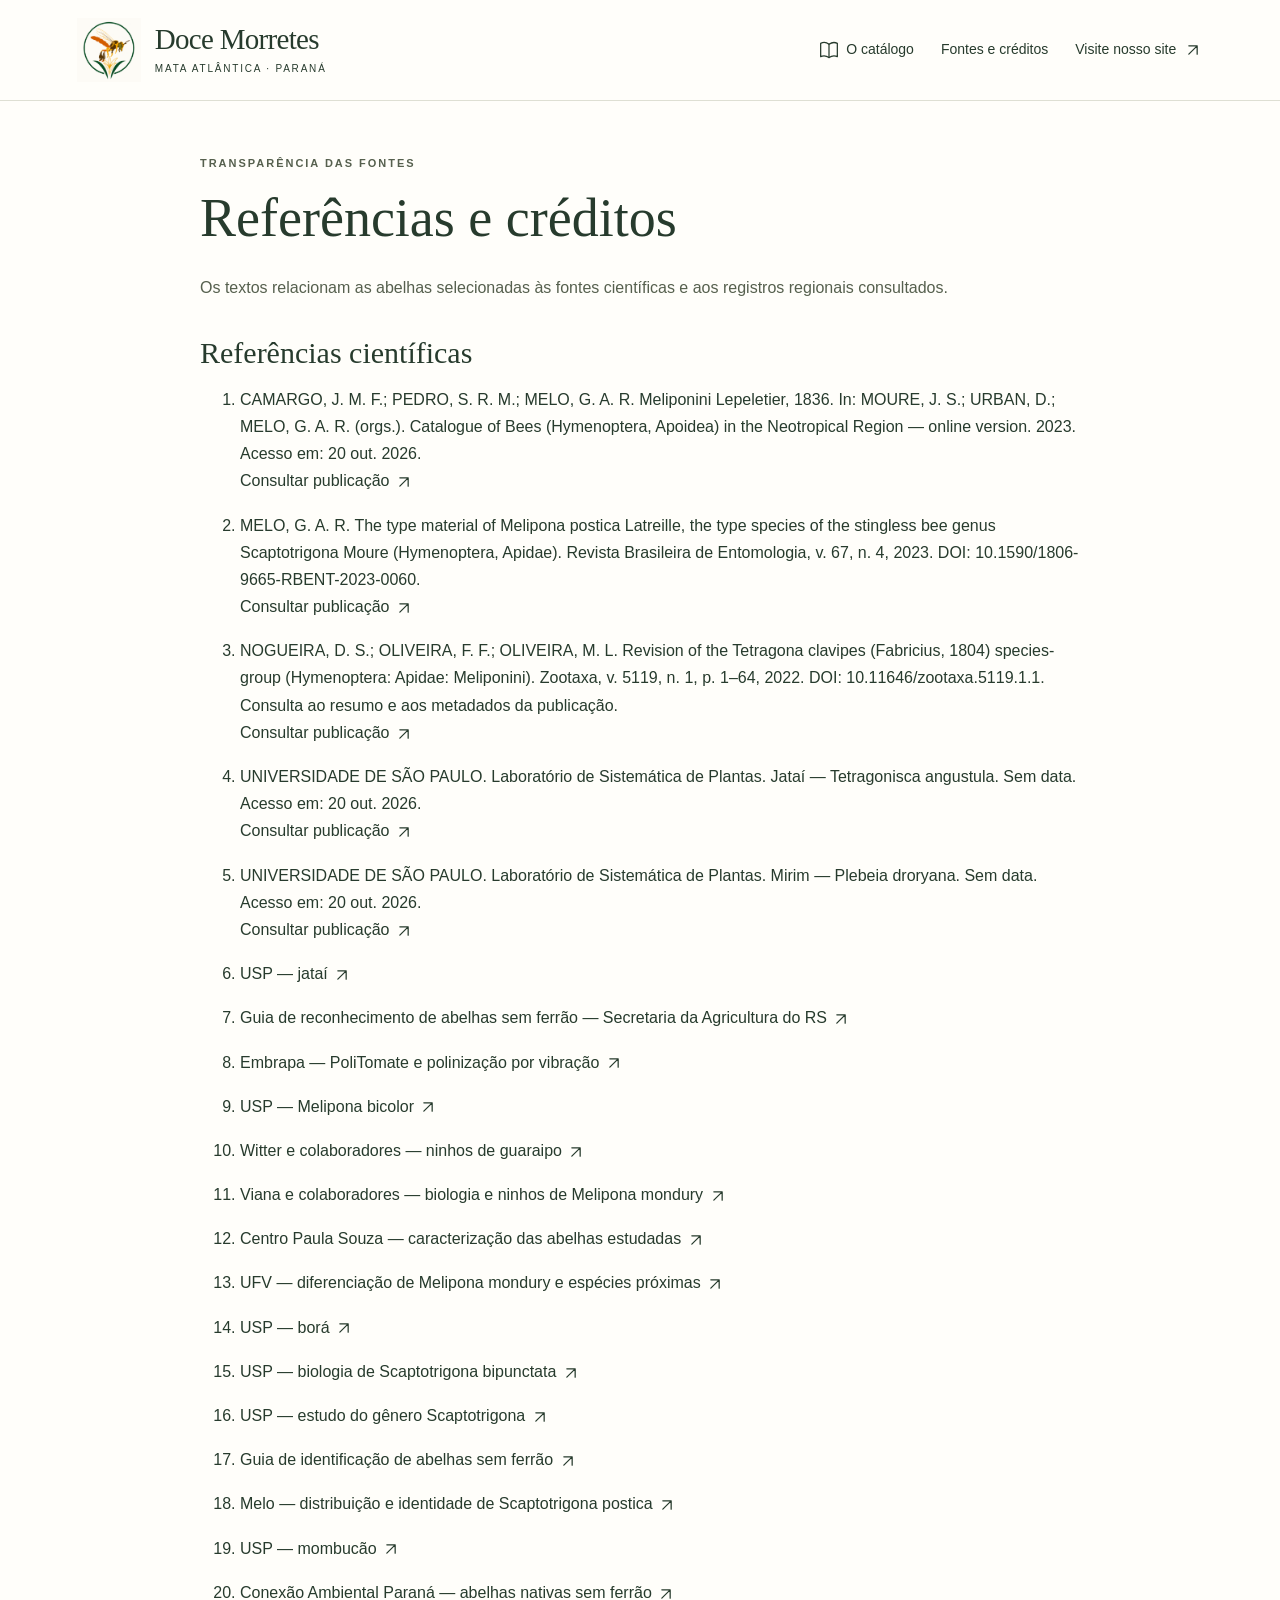
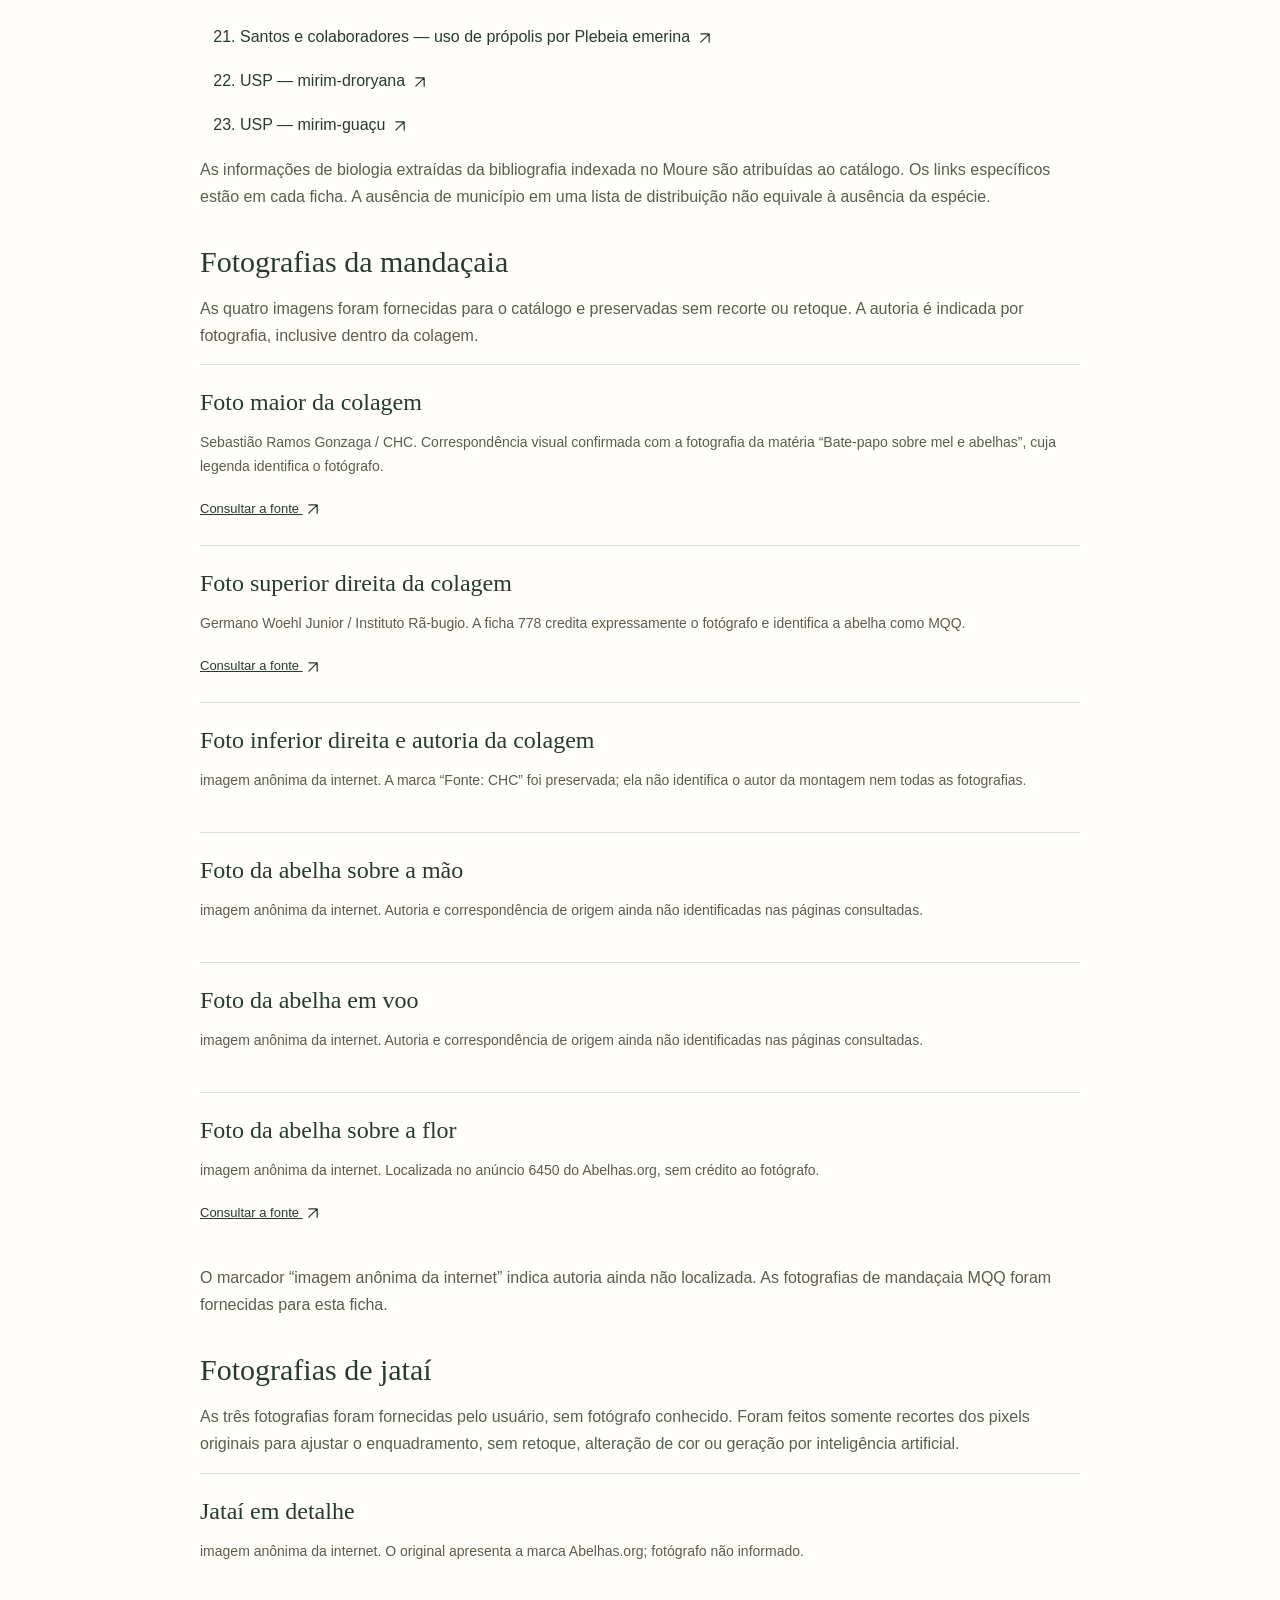
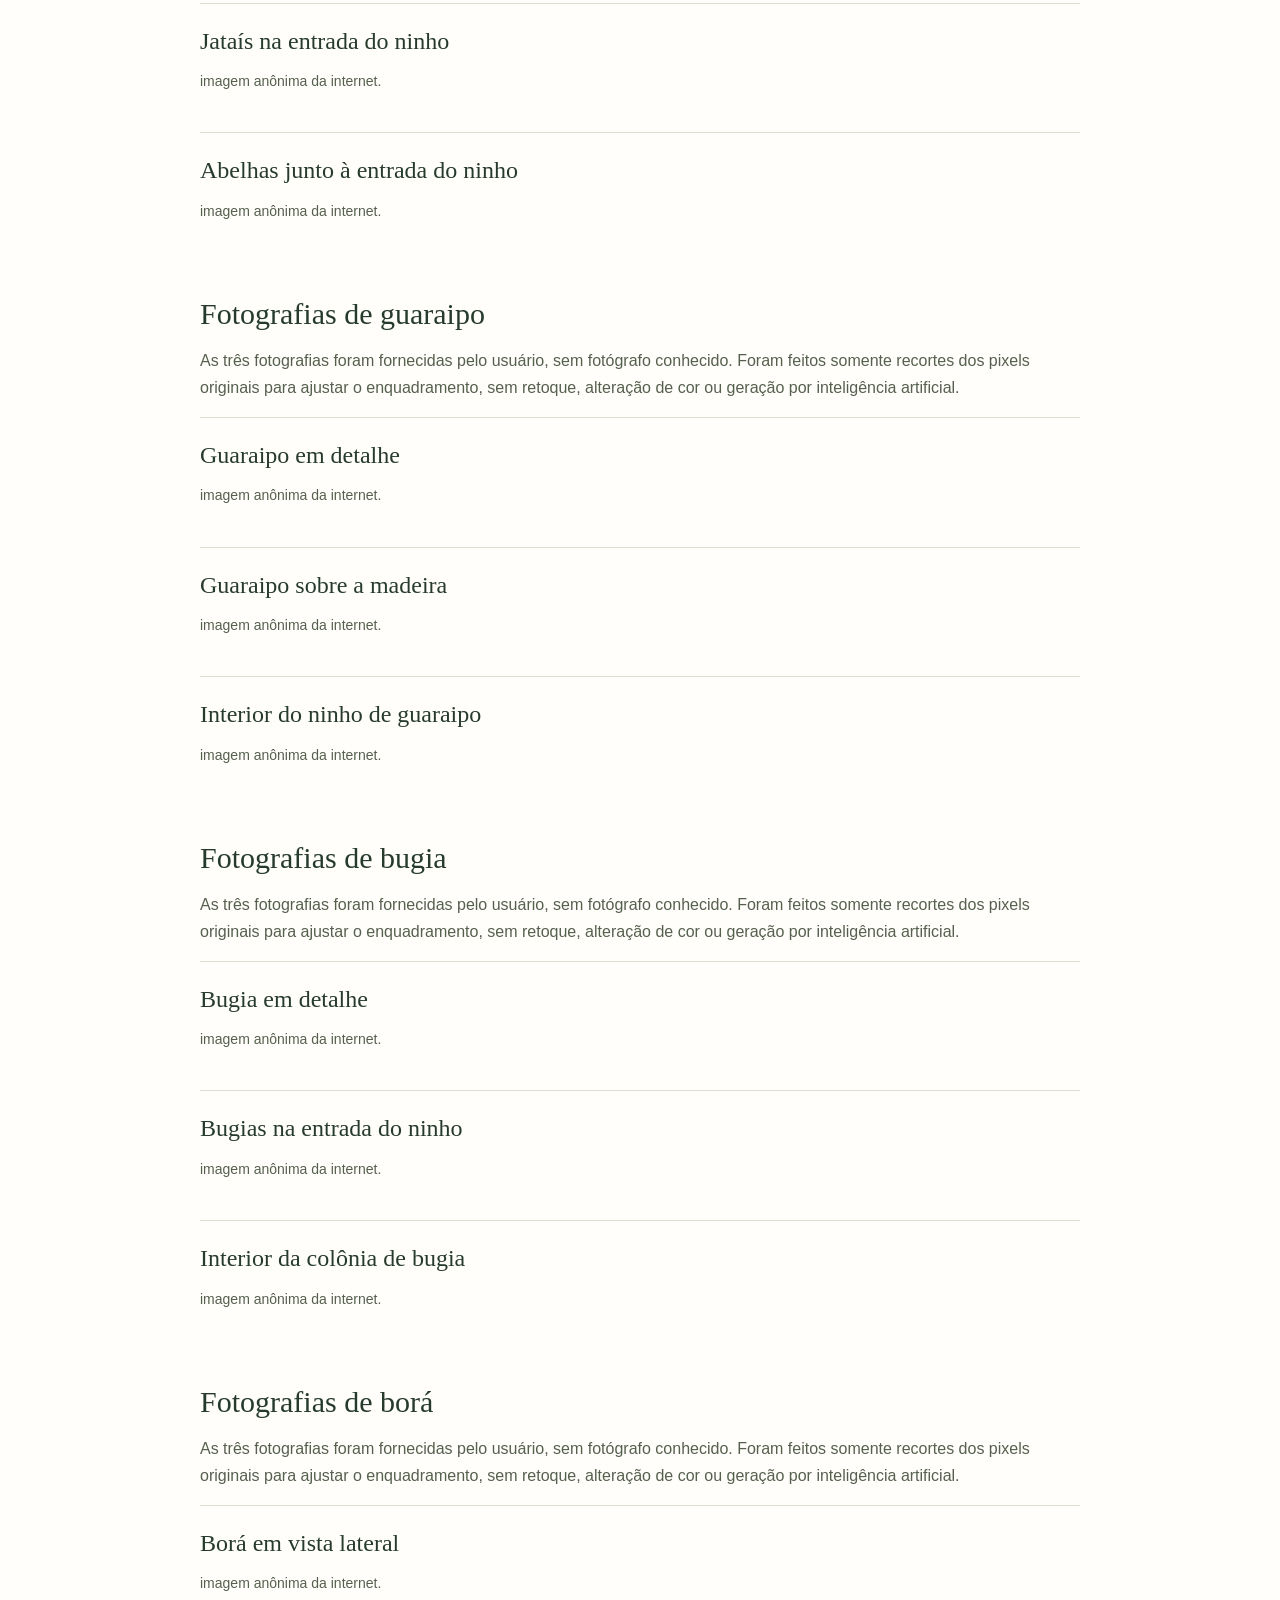
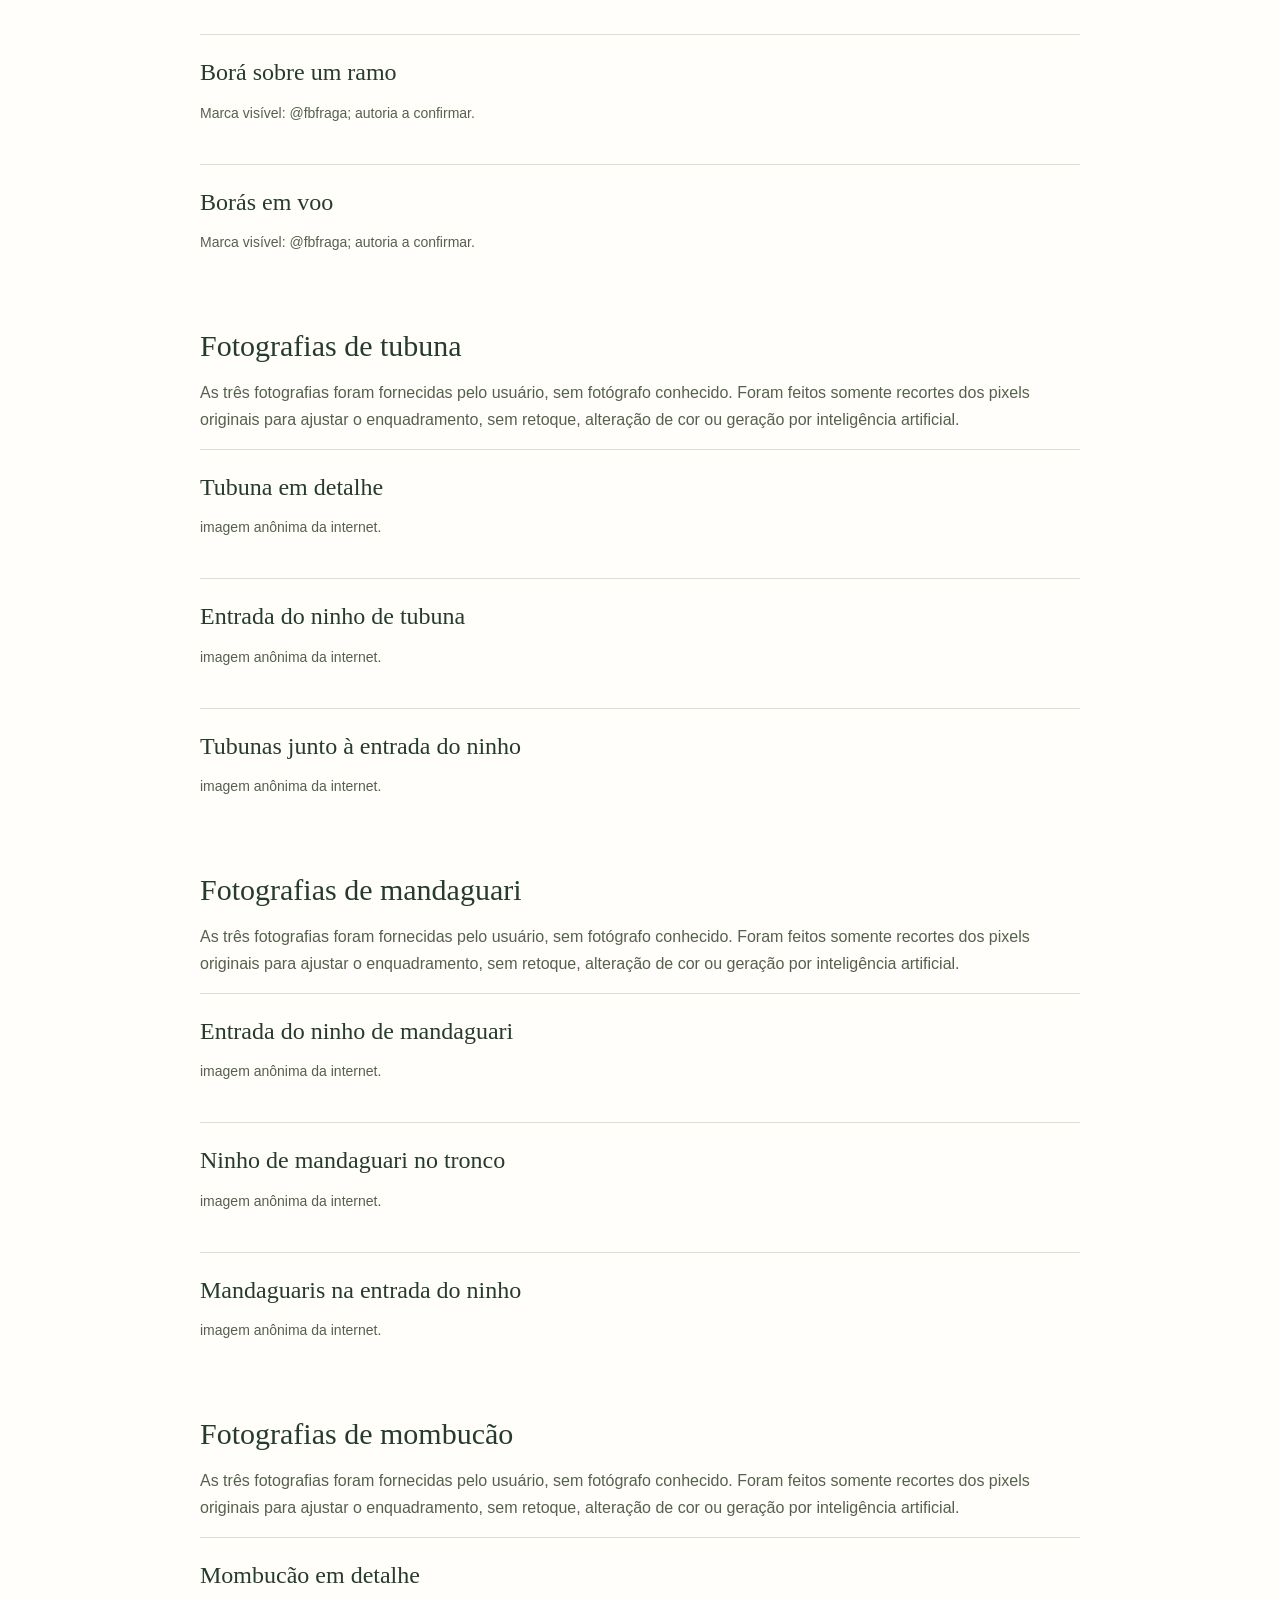
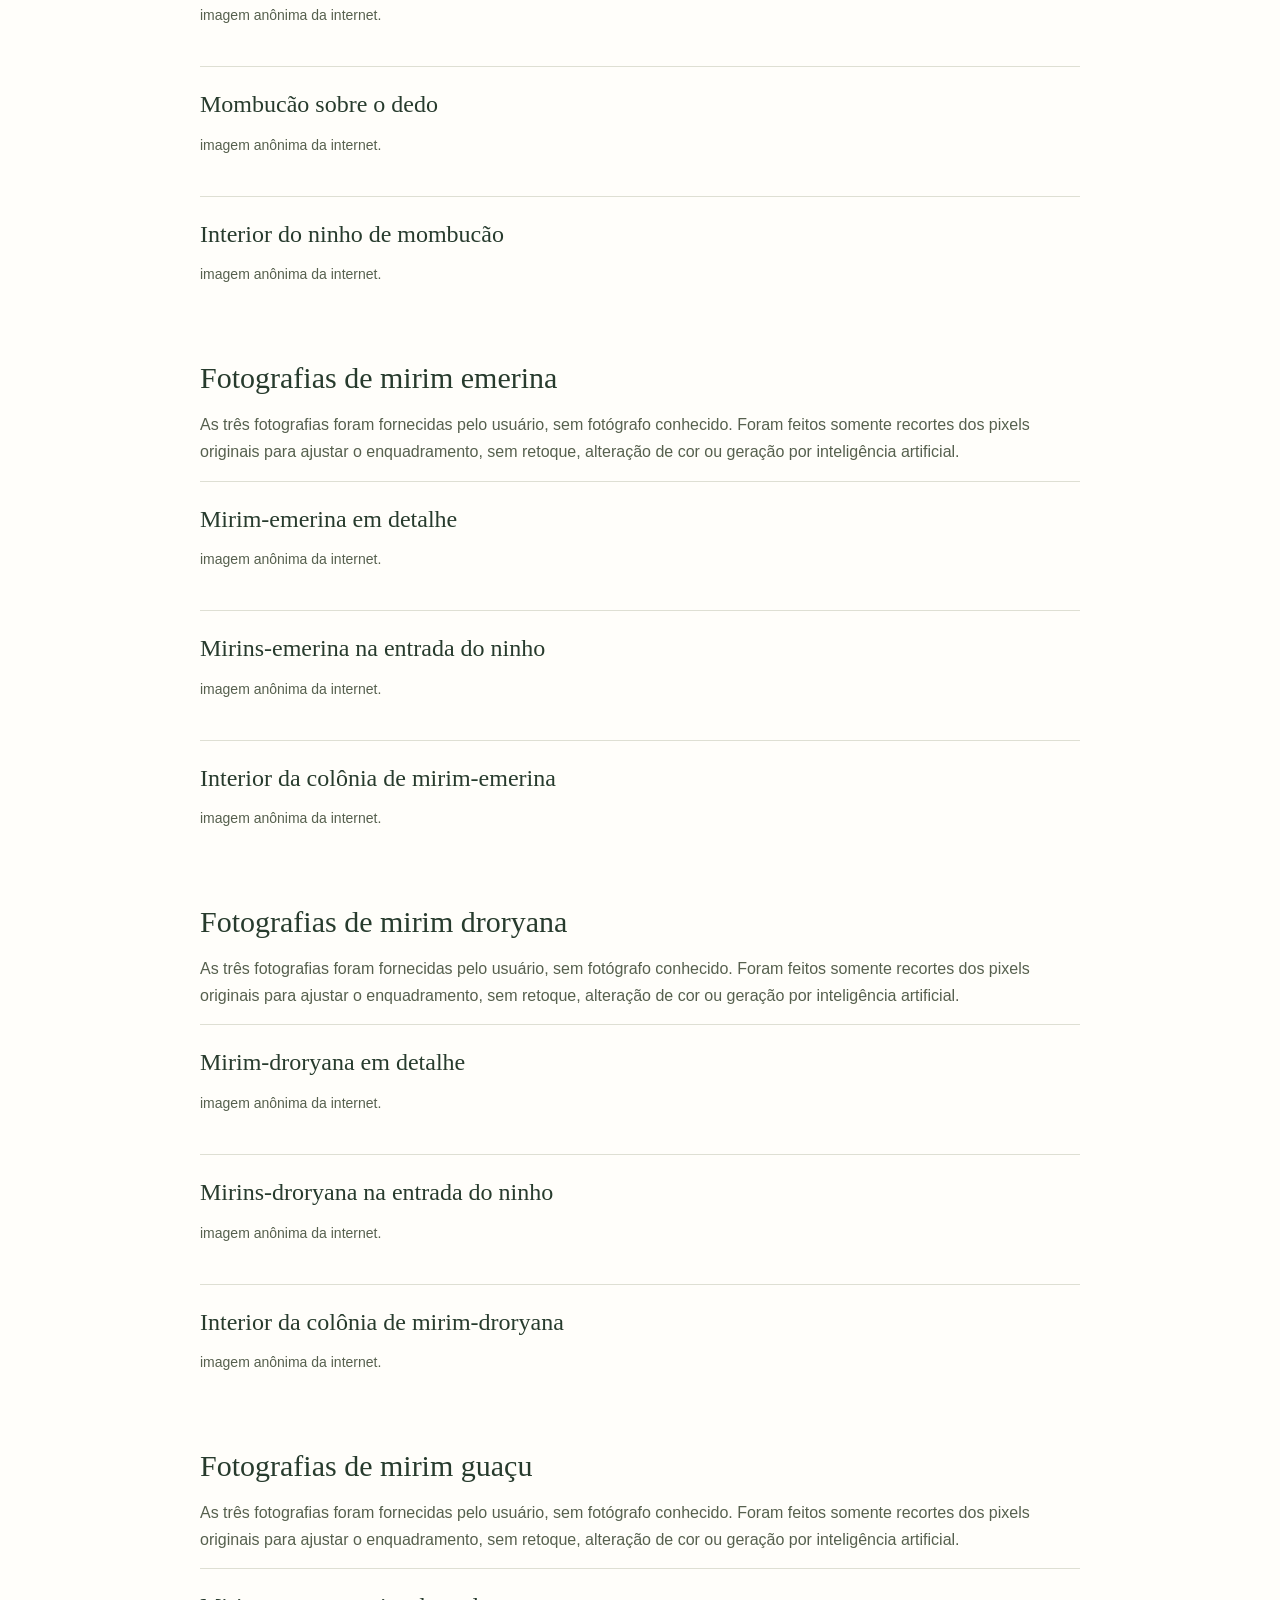
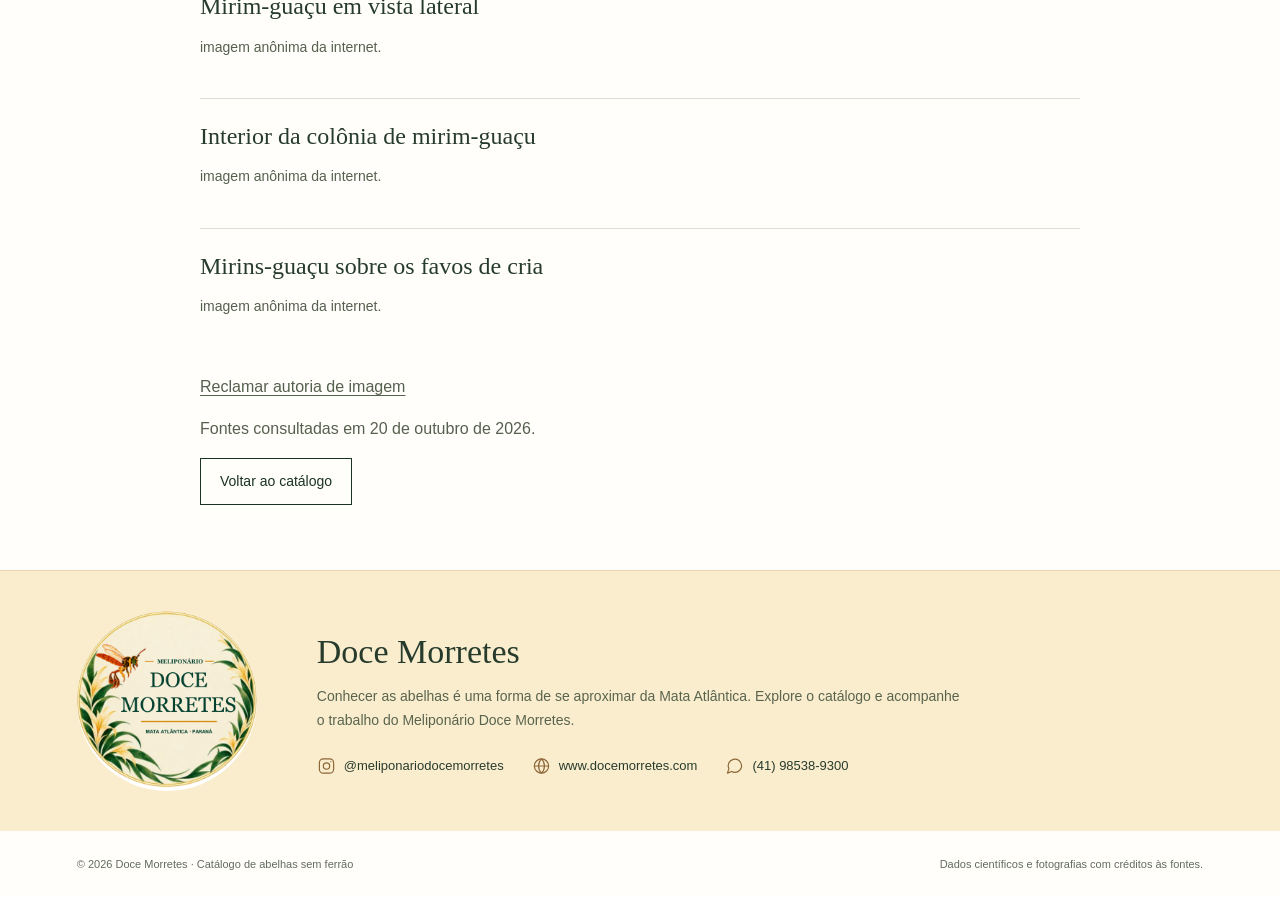
<file: creditos.html>
<!doctype html><html lang="pt-BR"><head><meta charset="utf-8"><meta name="viewport" content="width=device-width,initial-scale=1"><title>Referências e créditos | Doce Morretes</title><meta name="description" content="Fontes científicas, créditos fotográficos e identidade visual do catálogo Doce Morretes."><meta name="theme-color" content="#1a3322"><link rel="canonical" href="https://meliponariodocemorretes.github.io/catalogo-abelhas/creditos.html"><link rel="icon" type="image/png" href="assets/icone-marca.png?v=selo-original-20261028"><link rel="stylesheet" href="assets/style.css?v=transparente-20261028"><script src="assets/site.js" defer></script></head><body><a class="skip" href="#conteudo">Ir para o conteúdo</a><header class="header"><div class="wrap header-inner"><a class="brand" href="index.html" aria-label="Doce Morretes — início do catálogo"><img src="assets/icone-marca.png?v=selo-original-20261028" width="64" height="64" alt="Ícone da marca Doce Morretes"><span class="brand-copy">Doce Morretes<small>Mata Atlântica · Paraná</small></span></a><nav class="nav" aria-label="Navegação principal"><a href="index.html#especies"><svg class="icon" viewBox="0 0 24 24" aria-hidden="true"><path d="M12 5C8 2 4 3 2 4v16c4-2 7-1 10 1 3-2 6-3 10-1V4c-4-2-7-1-10 1Z"/><path d="M12 5v16"/></svg>O catálogo</a><a href="creditos.html">Fontes e créditos</a><a href="https://www.docemorretes.com" target="_blank" rel="noopener noreferrer">Visite nosso site <svg class="icon" viewBox="0 0 24 24" aria-hidden="true"><path d="M7 17 17 7M7 7h10v10"/></svg></a></nav></div></header><main id="conteudo" class="wrap content-page"><p class="eyebrow">Transparência das fontes</p><h1>Referências e créditos</h1><p>Os textos relacionam as abelhas selecionadas às fontes científicas e aos registros regionais consultados.</p><h2>Referências científicas</h2><ol><li>CAMARGO, J. M. F.; PEDRO, S. R. M.; MELO, G. A. R. Meliponini Lepeletier, 1836. In: MOURE, J. S.; URBAN, D.; MELO, G. A. R. (orgs.). Catalogue of Bees (Hymenoptera, Apoidea) in the Neotropical Region — online version. 2023. Acesso em: 20 out. 2026.<br><a href="https://moure.cria.org.br/catalogue?id=117368" target="_blank" rel="noopener noreferrer">Consultar publicação <svg class="icon" viewBox="0 0 24 24" aria-hidden="true"><path d="M7 17 17 7M7 7h10v10"/></svg></a></li><li>MELO, G. A. R. The type material of Melipona postica Latreille, the type species of the stingless bee genus Scaptotrigona Moure (Hymenoptera, Apidae). Revista Brasileira de Entomologia, v. 67, n. 4, 2023. DOI: 10.1590/1806-9665-RBENT-2023-0060.<br><a href="https://doi.org/10.1590/1806-9665-RBENT-2023-0060" target="_blank" rel="noopener noreferrer">Consultar publicação <svg class="icon" viewBox="0 0 24 24" aria-hidden="true"><path d="M7 17 17 7M7 7h10v10"/></svg></a></li><li>NOGUEIRA, D. S.; OLIVEIRA, F. F.; OLIVEIRA, M. L. Revision of the Tetragona clavipes (Fabricius, 1804) species-group (Hymenoptera: Apidae: Meliponini). Zootaxa, v. 5119, n. 1, p. 1–64, 2022. DOI: 10.11646/zootaxa.5119.1.1. Consulta ao resumo e aos metadados da publicação.<br><a href="https://mapress.com/zt/article/view/zootaxa.5119.1.1" target="_blank" rel="noopener noreferrer">Consultar publicação <svg class="icon" viewBox="0 0 24 24" aria-hidden="true"><path d="M7 17 17 7M7 7h10v10"/></svg></a></li><li>UNIVERSIDADE DE SÃO PAULO. Laboratório de Sistemática de Plantas. Jataí — Tetragonisca angustula. Sem data. Acesso em: 20 out. 2026.<br><a href="https://sites.usp.br/jardimdabotanicausprp/jatai-tetragonisca-angustula/" target="_blank" rel="noopener noreferrer">Consultar publicação <svg class="icon" viewBox="0 0 24 24" aria-hidden="true"><path d="M7 17 17 7M7 7h10v10"/></svg></a></li><li>UNIVERSIDADE DE SÃO PAULO. Laboratório de Sistemática de Plantas. Mirim — Plebeia droryana. Sem data. Acesso em: 20 out. 2026.<br><a href="https://sites.usp.br/jardimdabotanicausprp/mirim-plebeia-droryana/" target="_blank" rel="noopener noreferrer">Consultar publicação <svg class="icon" viewBox="0 0 24 24" aria-hidden="true"><path d="M7 17 17 7M7 7h10v10"/></svg></a></li><li><a href="https://sites.usp.br/jardimdabotanicausprp/jatai-tetragonisca-angustula/" target="_blank" rel="noopener noreferrer">USP — jataí <svg class="icon" viewBox="0 0 24 24" aria-hidden="true"><path d="M7 17 17 7M7 7h10v10"/></svg></a></li><li><a href="https://www.agricultura.rs.gov.br/upload/arquivos/202308/24100830-e-book-guia-de-reconhecimento-de-abelhas-sem-ferrao-do-rio-grande-do-sul-2023-compactado.pdf" target="_blank" rel="noopener noreferrer">Guia de reconhecimento de abelhas sem ferrão — Secretaria da Agricultura do RS <svg class="icon" viewBox="0 0 24 24" aria-hidden="true"><path d="M7 17 17 7M7 7h10v10"/></svg></a></li><li><a href="https://www.embrapa.br/en/web/recursos-geneticos-e-biotecnologia/ativos-para-parcerias/detalhe/-/ativo-parceria/3540/politomate" target="_blank" rel="noopener noreferrer">Embrapa — PoliTomate e polinização por vibração <svg class="icon" viewBox="0 0 24 24" aria-hidden="true"><path d="M7 17 17 7M7 7h10v10"/></svg></a></li><li><a href="https://beesp.ib.usp.br/melipona_bicolor_bicolor.htm" target="_blank" rel="noopener noreferrer">USP — Melipona bicolor <svg class="icon" viewBox="0 0 24 24" aria-hidden="true"><path d="M7 17 17 7M7 7h10v10"/></svg></a></li><li><a href="https://repositorio.usp.br/item/002176071" target="_blank" rel="noopener noreferrer">Witter e colaboradores — ninhos de guaraipo <svg class="icon" viewBox="0 0 24 24" aria-hidden="true"><path d="M7 17 17 7M7 7h10v10"/></svg></a></li><li><a href="https://www.scielo.br/j/bn/a/RcyBTHCKpmJXW6q6yFvzj7x/abstract/?lang=pt" target="_blank" rel="noopener noreferrer">Viana e colaboradores — biologia e ninhos de Melipona mondury <svg class="icon" viewBox="0 0 24 24" aria-hidden="true"><path d="M7 17 17 7M7 7h10v10"/></svg></a></li><li><a href="https://ric.cps.sp.gov.br/bitstream/123456789/21519/1/tecnol_alimentos_2024_1_luana_quirino_goncalves_caracterizacao_fisico_quimica.pdf" target="_blank" rel="noopener noreferrer">Centro Paula Souza — caracterização das abelhas estudadas <svg class="icon" viewBox="0 0 24 24" aria-hidden="true"><path d="M7 17 17 7M7 7h10v10"/></svg></a></li><li><a href="https://locus.ufv.br/bitstreams/5c4af708-e5b9-44f0-abe9-d2620b14f5df/download" target="_blank" rel="noopener noreferrer">UFV — diferenciação de Melipona mondury e espécies próximas <svg class="icon" viewBox="0 0 24 24" aria-hidden="true"><path d="M7 17 17 7M7 7h10v10"/></svg></a></li><li><a href="https://beesp.ib.usp.br/tetragona_clavipes.htm" target="_blank" rel="noopener noreferrer">USP — borá <svg class="icon" viewBox="0 0 24 24" aria-hidden="true"><path d="M7 17 17 7M7 7h10v10"/></svg></a></li><li><a href="https://teses.usp.br/teses/disponiveis/59/59131/tde-16042025-114346/pt-br.html" target="_blank" rel="noopener noreferrer">USP — biologia de Scaptotrigona bipunctata <svg class="icon" viewBox="0 0 24 24" aria-hidden="true"><path d="M7 17 17 7M7 7h10v10"/></svg></a></li><li><a href="https://www.teses.usp.br/teses/disponiveis/59/59131/tde-27082024-155719/publico/MatheusMCarvalho_resumida.pdf" target="_blank" rel="noopener noreferrer">USP — estudo do gênero Scaptotrigona <svg class="icon" viewBox="0 0 24 24" aria-hidden="true"><path d="M7 17 17 7M7 7h10v10"/></svg></a></li><li><a href="https://ibeasa.org/wp-content/uploads/2021/01/Guia-Identificac%CC%A7a%CC%83o-de-Abelhas-Sem-Ferra%CC%83o.pdf" target="_blank" rel="noopener noreferrer">Guia de identificação de abelhas sem ferrão <svg class="icon" viewBox="0 0 24 24" aria-hidden="true"><path d="M7 17 17 7M7 7h10v10"/></svg></a></li><li><a href="https://doi.org/10.1590/1806-9665-RBENT-2023-0060" target="_blank" rel="noopener noreferrer">Melo — distribuição e identidade de Scaptotrigona postica <svg class="icon" viewBox="0 0 24 24" aria-hidden="true"><path d="M7 17 17 7M7 7h10v10"/></svg></a></li><li><a href="https://beesp.ib.usp.br/cephalotrigona_capitata.htm" target="_blank" rel="noopener noreferrer">USP — mombucão <svg class="icon" viewBox="0 0 24 24" aria-hidden="true"><path d="M7 17 17 7M7 7h10v10"/></svg></a></li><li><a href="https://www.conexaoambiental.pr.gov.br/sites/conexao-ambiental/arquivos_restritos/files/documento/2022-12/ebook%20%281%29.pdf" target="_blank" rel="noopener noreferrer">Conexão Ambiental Paraná — abelhas nativas sem ferrão <svg class="icon" viewBox="0 0 24 24" aria-hidden="true"><path d="M7 17 17 7M7 7h10v10"/></svg></a></li><li><a href="https://new.scielo.br/j/ne/i/2010.v39n5/?ilang=en" target="_blank" rel="noopener noreferrer">Santos e colaboradores — uso de própolis por Plebeia emerina <svg class="icon" viewBox="0 0 24 24" aria-hidden="true"><path d="M7 17 17 7M7 7h10v10"/></svg></a></li><li><a href="https://sites.usp.br/jardimdabotanicausprp/mirim-plebeia-droryana/" target="_blank" rel="noopener noreferrer">USP — mirim-droryana <svg class="icon" viewBox="0 0 24 24" aria-hidden="true"><path d="M7 17 17 7M7 7h10v10"/></svg></a></li><li><a href="https://beesp.ib.usp.br/plebeia_remota.htm" target="_blank" rel="noopener noreferrer">USP — mirim-guaçu <svg class="icon" viewBox="0 0 24 24" aria-hidden="true"><path d="M7 17 17 7M7 7h10v10"/></svg></a></li></ol><p>As informações de biologia extraídas da bibliografia indexada no Moure são atribuídas ao catálogo. Os links específicos estão em cada ficha. A ausência de município em uma lista de distribuição não equivale à ausência da espécie.</p><h2 id="fotografias">Fotografias da mandaçaia</h2><p>As quatro imagens foram fornecidas para o catálogo e preservadas sem recorte ou retoque. A autoria é indicada por fotografia, inclusive dentro da colagem.</p><section class="credit-item"><h3>Foto maior da colagem</h3><p>Sebastião Ramos Gonzaga / CHC. Correspondência visual confirmada com a fotografia da matéria “Bate-papo sobre mel e abelhas”, cuja legenda identifica o fotógrafo.</p><a href="https://chc.org.br/bate-papo-sobre-mel-e-abelhas/" target="_blank" rel="noopener noreferrer">Consultar a fonte <svg class="icon" viewBox="0 0 24 24" aria-hidden="true"><path d="M7 17 17 7M7 7h10v10"/></svg></a></section><section class="credit-item"><h3>Foto superior direita da colagem</h3><p>Germano Woehl Junior / Instituto Rã-bugio. A ficha 778 credita expressamente o fotógrafo e identifica a abelha como MQQ.</p><a href="https://www.ra-bugio.org.br/ver_especie.php?id=778" target="_blank" rel="noopener noreferrer">Consultar a fonte <svg class="icon" viewBox="0 0 24 24" aria-hidden="true"><path d="M7 17 17 7M7 7h10v10"/></svg></a></section><section class="credit-item"><h3>Foto inferior direita e autoria da colagem</h3><p>imagem anônima da internet. A marca “Fonte: CHC” foi preservada; ela não identifica o autor da montagem nem todas as fotografias.</p></section><section class="credit-item"><h3>Foto da abelha sobre a mão</h3><p>imagem anônima da internet. Autoria e correspondência de origem ainda não identificadas nas páginas consultadas.</p></section><section class="credit-item"><h3>Foto da abelha em voo</h3><p>imagem anônima da internet. Autoria e correspondência de origem ainda não identificadas nas páginas consultadas.</p></section><section class="credit-item"><h3>Foto da abelha sobre a flor</h3><p>imagem anônima da internet. Localizada no anúncio 6450 do Abelhas.org, sem crédito ao fotógrafo.</p><a href="https://abelhas.org/abelha/mandacaia/6450" target="_blank" rel="noopener noreferrer">Consultar a fonte <svg class="icon" viewBox="0 0 24 24" aria-hidden="true"><path d="M7 17 17 7M7 7h10v10"/></svg></a></section><p>O marcador “imagem anônima da internet” indica autoria ainda não localizada. As fotografias de mandaçaia MQQ foram fornecidas para esta ficha.</p><h2 id="fotografias-jatai">Fotografias de jataí</h2><p>As três fotografias foram fornecidas pelo usuário, sem fotógrafo conhecido. Foram feitos somente recortes dos pixels originais para ajustar o enquadramento, sem retoque, alteração de cor ou geração por inteligência artificial.</p><section class="credit-item"><h3>Jataí em detalhe</h3><p>imagem anônima da internet. O original apresenta a marca Abelhas.org; fotógrafo não informado.</p></section><section class="credit-item"><h3>Jataís na entrada do ninho</h3><p>imagem anônima da internet.</p></section><section class="credit-item"><h3>Abelhas junto à entrada do ninho</h3><p>imagem anônima da internet.</p></section><h2 id="fotografias-guaraipo">Fotografias de guaraipo</h2><p>As três fotografias foram fornecidas pelo usuário, sem fotógrafo conhecido. Foram feitos somente recortes dos pixels originais para ajustar o enquadramento, sem retoque, alteração de cor ou geração por inteligência artificial.</p><section class="credit-item"><h3>Guaraipo em detalhe</h3><p>imagem anônima da internet.</p></section><section class="credit-item"><h3>Guaraipo sobre a madeira</h3><p>imagem anônima da internet.</p></section><section class="credit-item"><h3>Interior do ninho de guaraipo</h3><p>imagem anônima da internet.</p></section><h2 id="fotografias-bugia">Fotografias de bugia</h2><p>As três fotografias foram fornecidas pelo usuário, sem fotógrafo conhecido. Foram feitos somente recortes dos pixels originais para ajustar o enquadramento, sem retoque, alteração de cor ou geração por inteligência artificial.</p><section class="credit-item"><h3>Bugia em detalhe</h3><p>imagem anônima da internet.</p></section><section class="credit-item"><h3>Bugias na entrada do ninho</h3><p>imagem anônima da internet.</p></section><section class="credit-item"><h3>Interior da colônia de bugia</h3><p>imagem anônima da internet.</p></section><h2 id="fotografias-bora">Fotografias de borá</h2><p>As três fotografias foram fornecidas pelo usuário, sem fotógrafo conhecido. Foram feitos somente recortes dos pixels originais para ajustar o enquadramento, sem retoque, alteração de cor ou geração por inteligência artificial.</p><section class="credit-item"><h3>Borá em vista lateral</h3><p>imagem anônima da internet.</p></section><section class="credit-item"><h3>Borá sobre um ramo</h3><p>Marca visível: @fbfraga; autoria a confirmar.</p></section><section class="credit-item"><h3>Borás em voo</h3><p>Marca visível: @fbfraga; autoria a confirmar.</p></section><h2 id="fotografias-tubuna">Fotografias de tubuna</h2><p>As três fotografias foram fornecidas pelo usuário, sem fotógrafo conhecido. Foram feitos somente recortes dos pixels originais para ajustar o enquadramento, sem retoque, alteração de cor ou geração por inteligência artificial.</p><section class="credit-item"><h3>Tubuna em detalhe</h3><p>imagem anônima da internet.</p></section><section class="credit-item"><h3>Entrada do ninho de tubuna</h3><p>imagem anônima da internet.</p></section><section class="credit-item"><h3>Tubunas junto à entrada do ninho</h3><p>imagem anônima da internet.</p></section><h2 id="fotografias-mandaguari">Fotografias de mandaguari</h2><p>As três fotografias foram fornecidas pelo usuário, sem fotógrafo conhecido. Foram feitos somente recortes dos pixels originais para ajustar o enquadramento, sem retoque, alteração de cor ou geração por inteligência artificial.</p><section class="credit-item"><h3>Entrada do ninho de mandaguari</h3><p>imagem anônima da internet.</p></section><section class="credit-item"><h3>Ninho de mandaguari no tronco</h3><p>imagem anônima da internet.</p></section><section class="credit-item"><h3>Mandaguaris na entrada do ninho</h3><p>imagem anônima da internet.</p></section><h2 id="fotografias-mombucao">Fotografias de mombucão</h2><p>As três fotografias foram fornecidas pelo usuário, sem fotógrafo conhecido. Foram feitos somente recortes dos pixels originais para ajustar o enquadramento, sem retoque, alteração de cor ou geração por inteligência artificial.</p><section class="credit-item"><h3>Mombucão em detalhe</h3><p>imagem anônima da internet.</p></section><section class="credit-item"><h3>Mombucão sobre o dedo</h3><p>imagem anônima da internet.</p></section><section class="credit-item"><h3>Interior do ninho de mombucão</h3><p>imagem anônima da internet.</p></section><h2 id="fotografias-mirim-emerina">Fotografias de mirim emerina</h2><p>As três fotografias foram fornecidas pelo usuário, sem fotógrafo conhecido. Foram feitos somente recortes dos pixels originais para ajustar o enquadramento, sem retoque, alteração de cor ou geração por inteligência artificial.</p><section class="credit-item"><h3>Mirim-emerina em detalhe</h3><p>imagem anônima da internet.</p></section><section class="credit-item"><h3>Mirins-emerina na entrada do ninho</h3><p>imagem anônima da internet.</p></section><section class="credit-item"><h3>Interior da colônia de mirim-emerina</h3><p>imagem anônima da internet.</p></section><h2 id="fotografias-mirim-droryana">Fotografias de mirim droryana</h2><p>As três fotografias foram fornecidas pelo usuário, sem fotógrafo conhecido. Foram feitos somente recortes dos pixels originais para ajustar o enquadramento, sem retoque, alteração de cor ou geração por inteligência artificial.</p><section class="credit-item"><h3>Mirim-droryana em detalhe</h3><p>imagem anônima da internet.</p></section><section class="credit-item"><h3>Mirins-droryana na entrada do ninho</h3><p>imagem anônima da internet.</p></section><section class="credit-item"><h3>Interior da colônia de mirim-droryana</h3><p>imagem anônima da internet.</p></section><h2 id="fotografias-mirim-guacu">Fotografias de mirim guaçu</h2><p>As três fotografias foram fornecidas pelo usuário, sem fotógrafo conhecido. Foram feitos somente recortes dos pixels originais para ajustar o enquadramento, sem retoque, alteração de cor ou geração por inteligência artificial.</p><section class="credit-item"><h3>Mirim-guaçu em vista lateral</h3><p>imagem anônima da internet.</p></section><section class="credit-item"><h3>Interior da colônia de mirim-guaçu</h3><p>imagem anônima da internet.</p></section><section class="credit-item"><h3>Mirins-guaçu sobre os favos de cria</h3><p>imagem anônima da internet.</p></section><p><a href="mailto:meliponariodocemorretes@gmail.com" style="text-decoration:underline;text-underline-offset:3px">Reclamar autoria de imagem</a></p><p>Fontes consultadas em 20 de outubro de 2026.</p><a class="button secondary" href="index.html">Voltar ao catálogo</a></main><section class="sponsor" aria-label="Doce Morretes"><div class="wrap sponsor-inner"><a href="https://www.docemorretes.com" target="_blank" rel="noopener noreferrer"><img class="sponsor-logo" src="assets/logo-principal.png?v=aquarela-20261027" width="180" height="180" alt="Meliponário Doce Morretes — logo principal"></a><div><h2>Doce Morretes</h2><p>Conhecer as abelhas é uma forma de se aproximar da Mata Atlântica. Explore o catálogo e acompanhe o trabalho do Meliponário Doce Morretes.</p><div class="contacts"><a href="https://www.instagram.com/meliponariodocemorretes/" target="_blank" rel="noopener noreferrer"><svg class="icon" viewBox="0 0 24 24" aria-hidden="true"><rect x="3" y="3" width="18" height="18" rx="5"/><circle cx="12" cy="12" r="4"/><path d="M17.5 6.5h.01"/></svg>@meliponariodocemorretes</a><a href="https://www.docemorretes.com" target="_blank" rel="noopener noreferrer"><svg class="icon" viewBox="0 0 24 24" aria-hidden="true"><circle cx="12" cy="12" r="9"/><path d="M3 12h18M12 3c-5 5-5 13 0 18 5-5 5-13 0-18Z"/></svg>www.docemorretes.com</a><a href="https://wa.me/5541985389300" target="_blank" rel="noopener noreferrer"><svg class="icon" viewBox="0 0 24 24" aria-hidden="true"><path d="M21 11.5a8.5 8.5 0 0 1-12.6 7.4L3 21l1.9-5.4A8.5 8.5 0 1 1 21 11.5Z"/></svg>(41) 98538-9300</a></div></div></div></section><footer class="wrap footer"><span>© 2026 Doce Morretes · Catálogo de abelhas sem ferrão</span><a href="creditos.html">Dados científicos e fotografias com créditos às fontes.</a></footer></body></html>
</file>
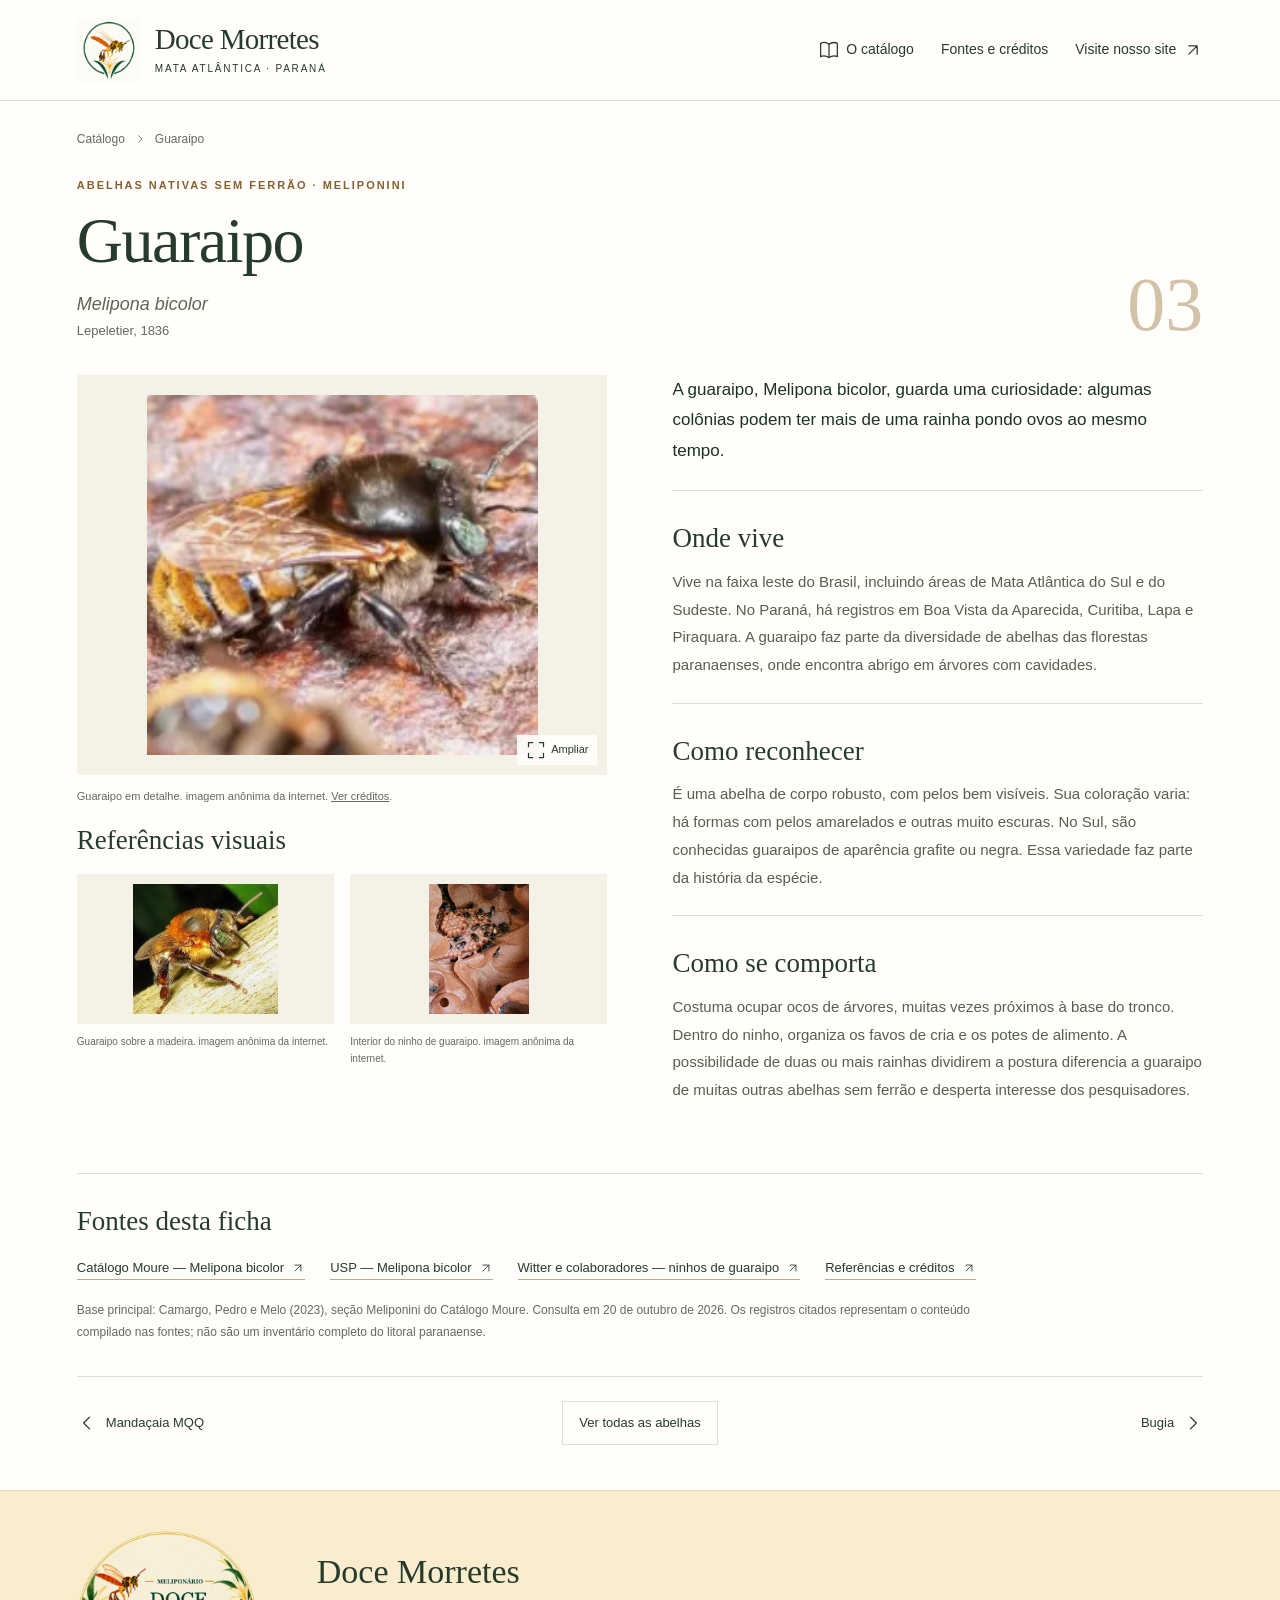
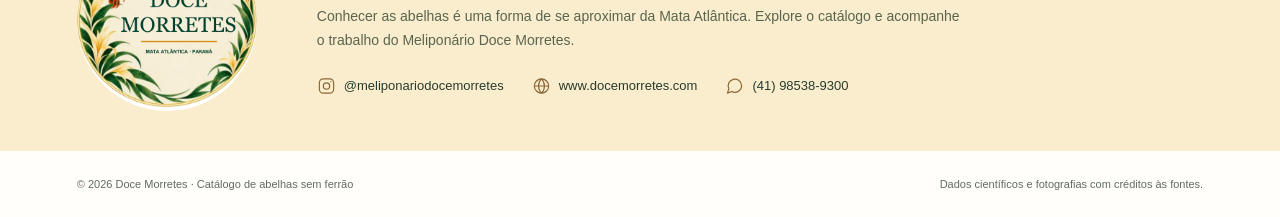
<file: guaraipo.html>
<!doctype html><html lang="pt-BR"><head><meta charset="utf-8"><meta name="viewport" content="width=device-width,initial-scale=1"><title>Guaraipo | Doce Morretes</title><meta name="description" content="Guaraipo — Melipona bicolor. Catálogo Doce Morretes, com fontes e créditos."><meta name="theme-color" content="#1a3322"><link rel="canonical" href="https://meliponariodocemorretes.github.io/catalogo-abelhas/guaraipo.html"><link rel="icon" type="image/png" href="assets/icone-marca.png?v=selo-original-20261028"><link rel="stylesheet" href="assets/style.css?v=transparente-20261028"><script src="assets/site.js" defer></script></head><body><a class="skip" href="#conteudo">Ir para o conteúdo</a><header class="header"><div class="wrap header-inner"><a class="brand" href="index.html" aria-label="Doce Morretes — início do catálogo"><img src="assets/icone-marca.png?v=selo-original-20261028" width="64" height="64" alt="Ícone da marca Doce Morretes"><span class="brand-copy">Doce Morretes<small>Mata Atlântica · Paraná</small></span></a><nav class="nav" aria-label="Navegação principal"><a href="index.html#especies"><svg class="icon" viewBox="0 0 24 24" aria-hidden="true"><path d="M12 5C8 2 4 3 2 4v16c4-2 7-1 10 1 3-2 6-3 10-1V4c-4-2-7-1-10 1Z"/><path d="M12 5v16"/></svg>O catálogo</a><a href="creditos.html">Fontes e créditos</a><a href="https://www.docemorretes.com" target="_blank" rel="noopener noreferrer">Visite nosso site <svg class="icon" viewBox="0 0 24 24" aria-hidden="true"><path d="M7 17 17 7M7 7h10v10"/></svg></a></nav></div></header><main id="conteudo" class="wrap"><nav class="breadcrumbs" aria-label="Caminho da página"><a href="index.html">Catálogo</a><svg class="icon" viewBox="0 0 24 24" aria-hidden="true"><path d="m9 5 7 7-7 7"/></svg><span aria-current="page">Guaraipo</span></nav><div class="species-title"><div><p class="eyebrow">Abelhas nativas sem ferrão · Meliponini</p><h1>Guaraipo</h1><p class="scientific"><i>Melipona bicolor</i><span class="authority">Lepeletier, 1836</span></p></div><span class="entry-number" aria-label="Entrada 3">03</span></div><div class="species-layout"><div class="visual-column"><figure><div class="photo-main"><button type="button" data-photo="assets/guaraipo_01_detalhe.png" data-alt="Guaraipo em detalhe" data-caption="imagem anônima da internet." aria-label="Ampliar fotografia: Guaraipo em detalhe"><img src="assets/guaraipo_01_detalhe.png" alt="Guaraipo em detalhe" ><span class=expand><svg class="icon" viewBox="0 0 24 24" aria-hidden="true"><path d="M8 3H3v5m13-5h5v5M3 16v5h5m13-5v5h-5"/></svg>Ampliar</span></button></div><figcaption class="photo-caption">Guaraipo em detalhe. imagem anônima da internet. <a href="creditos.html#fotografias-guaraipo">Ver créditos</a>.</figcaption></figure><h2 class="gallery-title">Referências visuais</h2><div class="gallery" style="grid-template-columns:repeat(2,minmax(0,1fr))"><figure><button type="button" data-photo="assets/guaraipo_02_na_madeira.png" data-alt="Guaraipo sobre a madeira" data-caption="imagem anônima da internet." aria-label="Ampliar fotografia: Guaraipo sobre a madeira"><img src="assets/guaraipo_02_na_madeira.png" alt="Guaraipo sobre a madeira" loading=lazy></button><figcaption>Guaraipo sobre a madeira. imagem anônima da internet.</figcaption></figure><figure><button type="button" data-photo="assets/guaraipo_03_interior_ninho.png" data-alt="Interior do ninho de guaraipo" data-caption="imagem anônima da internet." aria-label="Ampliar fotografia: Interior do ninho de guaraipo"><img src="assets/guaraipo_03_interior_ninho.png" alt="Interior do ninho de guaraipo" loading=lazy></button><figcaption>Interior do ninho de guaraipo. imagem anônima da internet.</figcaption></figure></div></div><div class="facts"><p class="species-intro">A guaraipo, Melipona bicolor, guarda uma curiosidade: algumas colônias podem ter mais de uma rainha pondo ovos ao mesmo tempo.</p><section class="fact"><h2>Onde vive</h2><p>Vive na faixa leste do Brasil, incluindo áreas de Mata Atlântica do Sul e do Sudeste. No Paraná, há registros em Boa Vista da Aparecida, Curitiba, Lapa e Piraquara. A guaraipo faz parte da diversidade de abelhas das florestas paranaenses, onde encontra abrigo em árvores com cavidades.</p></section><section class="fact"><h2>Como reconhecer</h2><p>É uma abelha de corpo robusto, com pelos bem visíveis. Sua coloração varia: há formas com pelos amarelados e outras muito escuras. No Sul, são conhecidas guaraipos de aparência grafite ou negra. Essa variedade faz parte da história da espécie.</p></section><section class="fact"><h2>Como se comporta</h2><p>Costuma ocupar ocos de árvores, muitas vezes próximos à base do tronco. Dentro do ninho, organiza os favos de cria e os potes de alimento. A possibilidade de duas ou mais rainhas dividirem a postura diferencia a guaraipo de muitas outras abelhas sem ferrão e desperta interesse dos pesquisadores.</p></section></div></div><section class="source-section"><h2>Fontes desta ficha</h2><ul class="source-list"><li><a href="https://moure.cria.org.br/catalogue?id=117839" target="_blank" rel="noopener noreferrer">Catálogo Moure — Melipona bicolor <svg class="icon" viewBox="0 0 24 24" aria-hidden="true"><path d="M7 17 17 7M7 7h10v10"/></svg></a></li><li><a href="https://beesp.ib.usp.br/melipona_bicolor_bicolor.htm" target="_blank" rel="noopener noreferrer">USP — Melipona bicolor <svg class="icon" viewBox="0 0 24 24" aria-hidden="true"><path d="M7 17 17 7M7 7h10v10"/></svg></a></li><li><a href="https://repositorio.usp.br/item/002176071" target="_blank" rel="noopener noreferrer">Witter e colaboradores — ninhos de guaraipo <svg class="icon" viewBox="0 0 24 24" aria-hidden="true"><path d="M7 17 17 7M7 7h10v10"/></svg></a></li><li><a href="creditos.html">Referências e créditos <svg class="icon" viewBox="0 0 24 24" aria-hidden="true"><path d="M7 17 17 7M7 7h10v10"/></svg></a></li></ul><p class="source-note">Base principal: Camargo, Pedro e Melo (2023), seção Meliponini do Catálogo Moure. Consulta em 20 de outubro de 2026. Os registros citados representam o conteúdo compilado nas fontes; não são um inventário completo do litoral paranaense.</p></section><nav class="entry-nav" aria-label="Outras abelhas"><a href="mandacaia-mqq.html"><svg class="icon" viewBox="0 0 24 24" aria-hidden="true"><path d="m15 5-7 7 7 7"/></svg>Mandaçaia MQQ</a><a class="all" href="index.html#especies">Ver todas as abelhas</a><a href="bugia.html">Bugia<svg class="icon" viewBox="0 0 24 24" aria-hidden="true"><path d="m9 5 7 7-7 7"/></svg></a></nav></main><dialog id="photo-viewer" class="viewer" aria-label="Fotografia ampliada"><button class="viewer-close" type="button">Fechar ×</button><img src="assets/guaraipo_01_detalhe.png" alt=""><p></p></dialog><section class="sponsor" aria-label="Doce Morretes"><div class="wrap sponsor-inner"><a href="https://www.docemorretes.com" target="_blank" rel="noopener noreferrer"><img class="sponsor-logo" src="assets/logo-principal.png?v=aquarela-20261027" width="180" height="180" alt="Meliponário Doce Morretes — logo principal"></a><div><h2>Doce Morretes</h2><p>Conhecer as abelhas é uma forma de se aproximar da Mata Atlântica. Explore o catálogo e acompanhe o trabalho do Meliponário Doce Morretes.</p><div class="contacts"><a href="https://www.instagram.com/meliponariodocemorretes/" target="_blank" rel="noopener noreferrer"><svg class="icon" viewBox="0 0 24 24" aria-hidden="true"><rect x="3" y="3" width="18" height="18" rx="5"/><circle cx="12" cy="12" r="4"/><path d="M17.5 6.5h.01"/></svg>@meliponariodocemorretes</a><a href="https://www.docemorretes.com" target="_blank" rel="noopener noreferrer"><svg class="icon" viewBox="0 0 24 24" aria-hidden="true"><circle cx="12" cy="12" r="9"/><path d="M3 12h18M12 3c-5 5-5 13 0 18 5-5 5-13 0-18Z"/></svg>www.docemorretes.com</a><a href="https://wa.me/5541985389300" target="_blank" rel="noopener noreferrer"><svg class="icon" viewBox="0 0 24 24" aria-hidden="true"><path d="M21 11.5a8.5 8.5 0 0 1-12.6 7.4L3 21l1.9-5.4A8.5 8.5 0 1 1 21 11.5Z"/></svg>(41) 98538-9300</a></div></div></div></section><footer class="wrap footer"><span>© 2026 Doce Morretes · Catálogo de abelhas sem ferrão</span><a href="creditos.html">Dados científicos e fotografias com créditos às fontes.</a></footer></body></html>
</file>
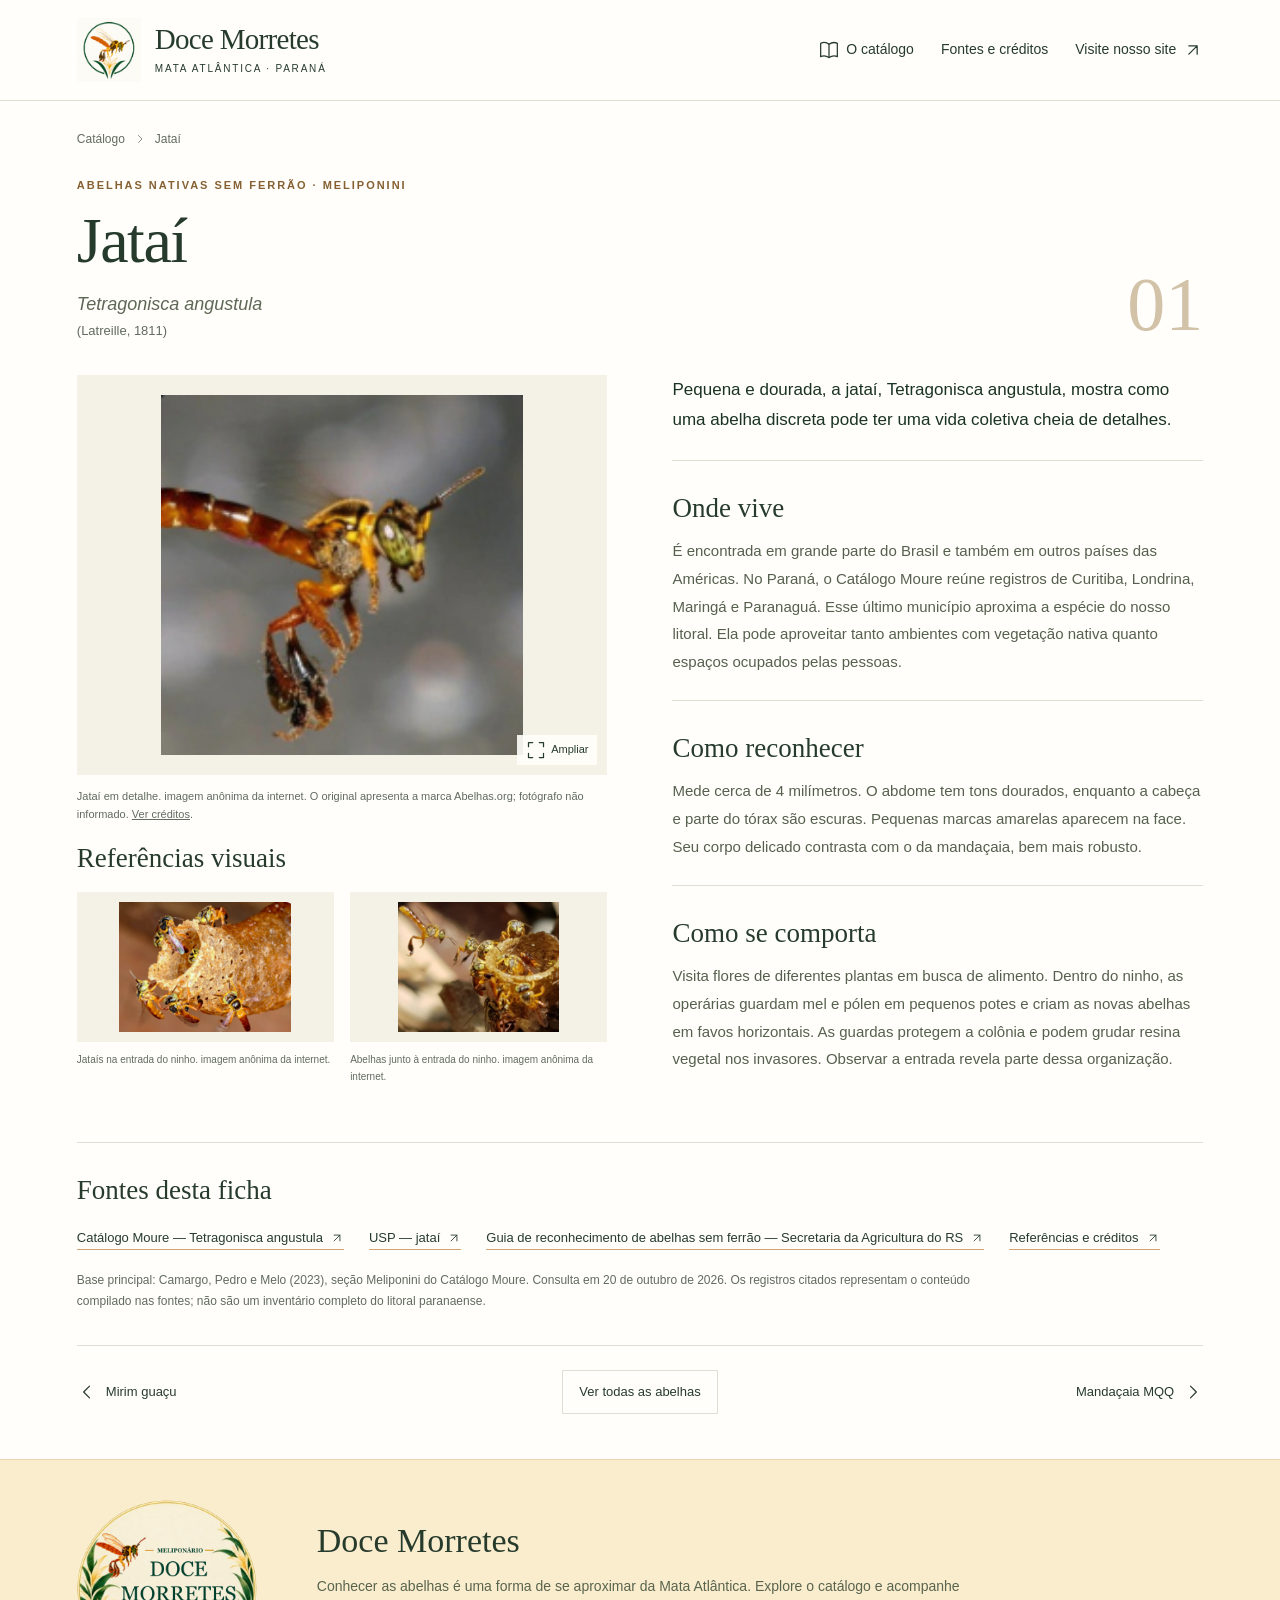
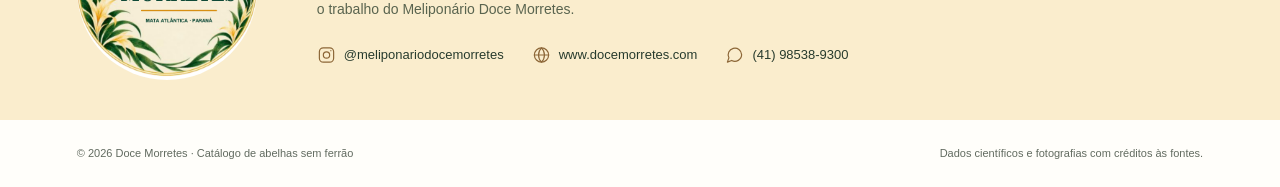
<file: jatai.html>
<!doctype html><html lang="pt-BR"><head><meta charset="utf-8"><meta name="viewport" content="width=device-width,initial-scale=1"><title>Jataí | Doce Morretes</title><meta name="description" content="Jataí — Tetragonisca angustula. Catálogo Doce Morretes, com fontes e créditos."><meta name="theme-color" content="#1a3322"><link rel="canonical" href="https://meliponariodocemorretes.github.io/catalogo-abelhas/jatai.html"><link rel="icon" type="image/png" href="assets/icone-marca.png?v=selo-original-20261028"><link rel="stylesheet" href="assets/style.css?v=transparente-20261028"><script src="assets/site.js" defer></script></head><body><a class="skip" href="#conteudo">Ir para o conteúdo</a><header class="header"><div class="wrap header-inner"><a class="brand" href="index.html" aria-label="Doce Morretes — início do catálogo"><img src="assets/icone-marca.png?v=selo-original-20261028" width="64" height="64" alt="Ícone da marca Doce Morretes"><span class="brand-copy">Doce Morretes<small>Mata Atlântica · Paraná</small></span></a><nav class="nav" aria-label="Navegação principal"><a href="index.html#especies"><svg class="icon" viewBox="0 0 24 24" aria-hidden="true"><path d="M12 5C8 2 4 3 2 4v16c4-2 7-1 10 1 3-2 6-3 10-1V4c-4-2-7-1-10 1Z"/><path d="M12 5v16"/></svg>O catálogo</a><a href="creditos.html">Fontes e créditos</a><a href="https://www.docemorretes.com" target="_blank" rel="noopener noreferrer">Visite nosso site <svg class="icon" viewBox="0 0 24 24" aria-hidden="true"><path d="M7 17 17 7M7 7h10v10"/></svg></a></nav></div></header><main id="conteudo" class="wrap"><nav class="breadcrumbs" aria-label="Caminho da página"><a href="index.html">Catálogo</a><svg class="icon" viewBox="0 0 24 24" aria-hidden="true"><path d="m9 5 7 7-7 7"/></svg><span aria-current="page">Jataí</span></nav><div class="species-title"><div><p class="eyebrow">Abelhas nativas sem ferrão · Meliponini</p><h1>Jataí</h1><p class="scientific"><i>Tetragonisca angustula</i><span class="authority">(Latreille, 1811)</span></p></div><span class="entry-number" aria-label="Entrada 1">01</span></div><div class="species-layout"><div class="visual-column"><figure><div class="photo-main"><button type="button" data-photo="assets/jatai_01_detalhe.png" data-alt="Jataí em detalhe" data-caption="imagem anônima da internet. O original apresenta a marca Abelhas.org; fotógrafo não informado." aria-label="Ampliar fotografia: Jataí em detalhe"><img src="assets/jatai_01_detalhe.png" alt="Jataí em detalhe" ><span class=expand><svg class="icon" viewBox="0 0 24 24" aria-hidden="true"><path d="M8 3H3v5m13-5h5v5M3 16v5h5m13-5v5h-5"/></svg>Ampliar</span></button></div><figcaption class="photo-caption">Jataí em detalhe. imagem anônima da internet. O original apresenta a marca Abelhas.org; fotógrafo não informado. <a href="creditos.html#fotografias-jatai">Ver créditos</a>.</figcaption></figure><h2 class="gallery-title">Referências visuais</h2><div class="gallery" style="grid-template-columns:repeat(2,minmax(0,1fr))"><figure><button type="button" data-photo="assets/jatai_02_entrada_ninho.png" data-alt="Jataís na entrada do ninho" data-caption="imagem anônima da internet." aria-label="Ampliar fotografia: Jataís na entrada do ninho"><img src="assets/jatai_02_entrada_ninho.png" alt="Jataís na entrada do ninho" loading=lazy></button><figcaption>Jataís na entrada do ninho. imagem anônima da internet.</figcaption></figure><figure><button type="button" data-photo="assets/jatai_03_abelhas_no_ninho.png" data-alt="Abelhas junto à entrada do ninho" data-caption="imagem anônima da internet." aria-label="Ampliar fotografia: Abelhas junto à entrada do ninho"><img src="assets/jatai_03_abelhas_no_ninho.png" alt="Abelhas junto à entrada do ninho" loading=lazy></button><figcaption>Abelhas junto à entrada do ninho. imagem anônima da internet.</figcaption></figure></div></div><div class="facts"><p class="species-intro">Pequena e dourada, a jataí, Tetragonisca angustula, mostra como uma abelha discreta pode ter uma vida coletiva cheia de detalhes.</p><section class="fact"><h2>Onde vive</h2><p>É encontrada em grande parte do Brasil e também em outros países das Américas. No Paraná, o Catálogo Moure reúne registros de Curitiba, Londrina, Maringá e Paranaguá. Esse último município aproxima a espécie do nosso litoral. Ela pode aproveitar tanto ambientes com vegetação nativa quanto espaços ocupados pelas pessoas.</p></section><section class="fact"><h2>Como reconhecer</h2><p>Mede cerca de 4 milímetros. O abdome tem tons dourados, enquanto a cabeça e parte do tórax são escuras. Pequenas marcas amarelas aparecem na face. Seu corpo delicado contrasta com o da mandaçaia, bem mais robusto.</p></section><section class="fact"><h2>Como se comporta</h2><p>Visita flores de diferentes plantas em busca de alimento. Dentro do ninho, as operárias guardam mel e pólen em pequenos potes e criam as novas abelhas em favos horizontais. As guardas protegem a colônia e podem grudar resina vegetal nos invasores. Observar a entrada revela parte dessa organização.</p></section></div></div><section class="source-section"><h2>Fontes desta ficha</h2><ul class="source-list"><li><a href="https://moure.cria.org.br/catalogue?id=117791&amp;printmode=1" target="_blank" rel="noopener noreferrer">Catálogo Moure — Tetragonisca angustula <svg class="icon" viewBox="0 0 24 24" aria-hidden="true"><path d="M7 17 17 7M7 7h10v10"/></svg></a></li><li><a href="https://sites.usp.br/jardimdabotanicausprp/jatai-tetragonisca-angustula/" target="_blank" rel="noopener noreferrer">USP — jataí <svg class="icon" viewBox="0 0 24 24" aria-hidden="true"><path d="M7 17 17 7M7 7h10v10"/></svg></a></li><li><a href="https://www.agricultura.rs.gov.br/upload/arquivos/202308/24100830-e-book-guia-de-reconhecimento-de-abelhas-sem-ferrao-do-rio-grande-do-sul-2023-compactado.pdf" target="_blank" rel="noopener noreferrer">Guia de reconhecimento de abelhas sem ferrão — Secretaria da Agricultura do RS <svg class="icon" viewBox="0 0 24 24" aria-hidden="true"><path d="M7 17 17 7M7 7h10v10"/></svg></a></li><li><a href="creditos.html">Referências e créditos <svg class="icon" viewBox="0 0 24 24" aria-hidden="true"><path d="M7 17 17 7M7 7h10v10"/></svg></a></li></ul><p class="source-note">Base principal: Camargo, Pedro e Melo (2023), seção Meliponini do Catálogo Moure. Consulta em 20 de outubro de 2026. Os registros citados representam o conteúdo compilado nas fontes; não são um inventário completo do litoral paranaense.</p></section><nav class="entry-nav" aria-label="Outras abelhas"><a href="mirim-guacu.html"><svg class="icon" viewBox="0 0 24 24" aria-hidden="true"><path d="m15 5-7 7 7 7"/></svg>Mirim guaçu</a><a class="all" href="index.html#especies">Ver todas as abelhas</a><a href="mandacaia-mqq.html">Mandaçaia MQQ<svg class="icon" viewBox="0 0 24 24" aria-hidden="true"><path d="m9 5 7 7-7 7"/></svg></a></nav></main><dialog id="photo-viewer" class="viewer" aria-label="Fotografia ampliada"><button class="viewer-close" type="button">Fechar ×</button><img src="assets/jatai_01_detalhe.png" alt=""><p></p></dialog><section class="sponsor" aria-label="Doce Morretes"><div class="wrap sponsor-inner"><a href="https://www.docemorretes.com" target="_blank" rel="noopener noreferrer"><img class="sponsor-logo" src="assets/logo-principal.png?v=aquarela-20261027" width="180" height="180" alt="Meliponário Doce Morretes — logo principal"></a><div><h2>Doce Morretes</h2><p>Conhecer as abelhas é uma forma de se aproximar da Mata Atlântica. Explore o catálogo e acompanhe o trabalho do Meliponário Doce Morretes.</p><div class="contacts"><a href="https://www.instagram.com/meliponariodocemorretes/" target="_blank" rel="noopener noreferrer"><svg class="icon" viewBox="0 0 24 24" aria-hidden="true"><rect x="3" y="3" width="18" height="18" rx="5"/><circle cx="12" cy="12" r="4"/><path d="M17.5 6.5h.01"/></svg>@meliponariodocemorretes</a><a href="https://www.docemorretes.com" target="_blank" rel="noopener noreferrer"><svg class="icon" viewBox="0 0 24 24" aria-hidden="true"><circle cx="12" cy="12" r="9"/><path d="M3 12h18M12 3c-5 5-5 13 0 18 5-5 5-13 0-18Z"/></svg>www.docemorretes.com</a><a href="https://wa.me/5541985389300" target="_blank" rel="noopener noreferrer"><svg class="icon" viewBox="0 0 24 24" aria-hidden="true"><path d="M21 11.5a8.5 8.5 0 0 1-12.6 7.4L3 21l1.9-5.4A8.5 8.5 0 1 1 21 11.5Z"/></svg>(41) 98538-9300</a></div></div></div></section><footer class="wrap footer"><span>© 2026 Doce Morretes · Catálogo de abelhas sem ferrão</span><a href="creditos.html">Dados científicos e fotografias com créditos às fontes.</a></footer></body></html>
</file>
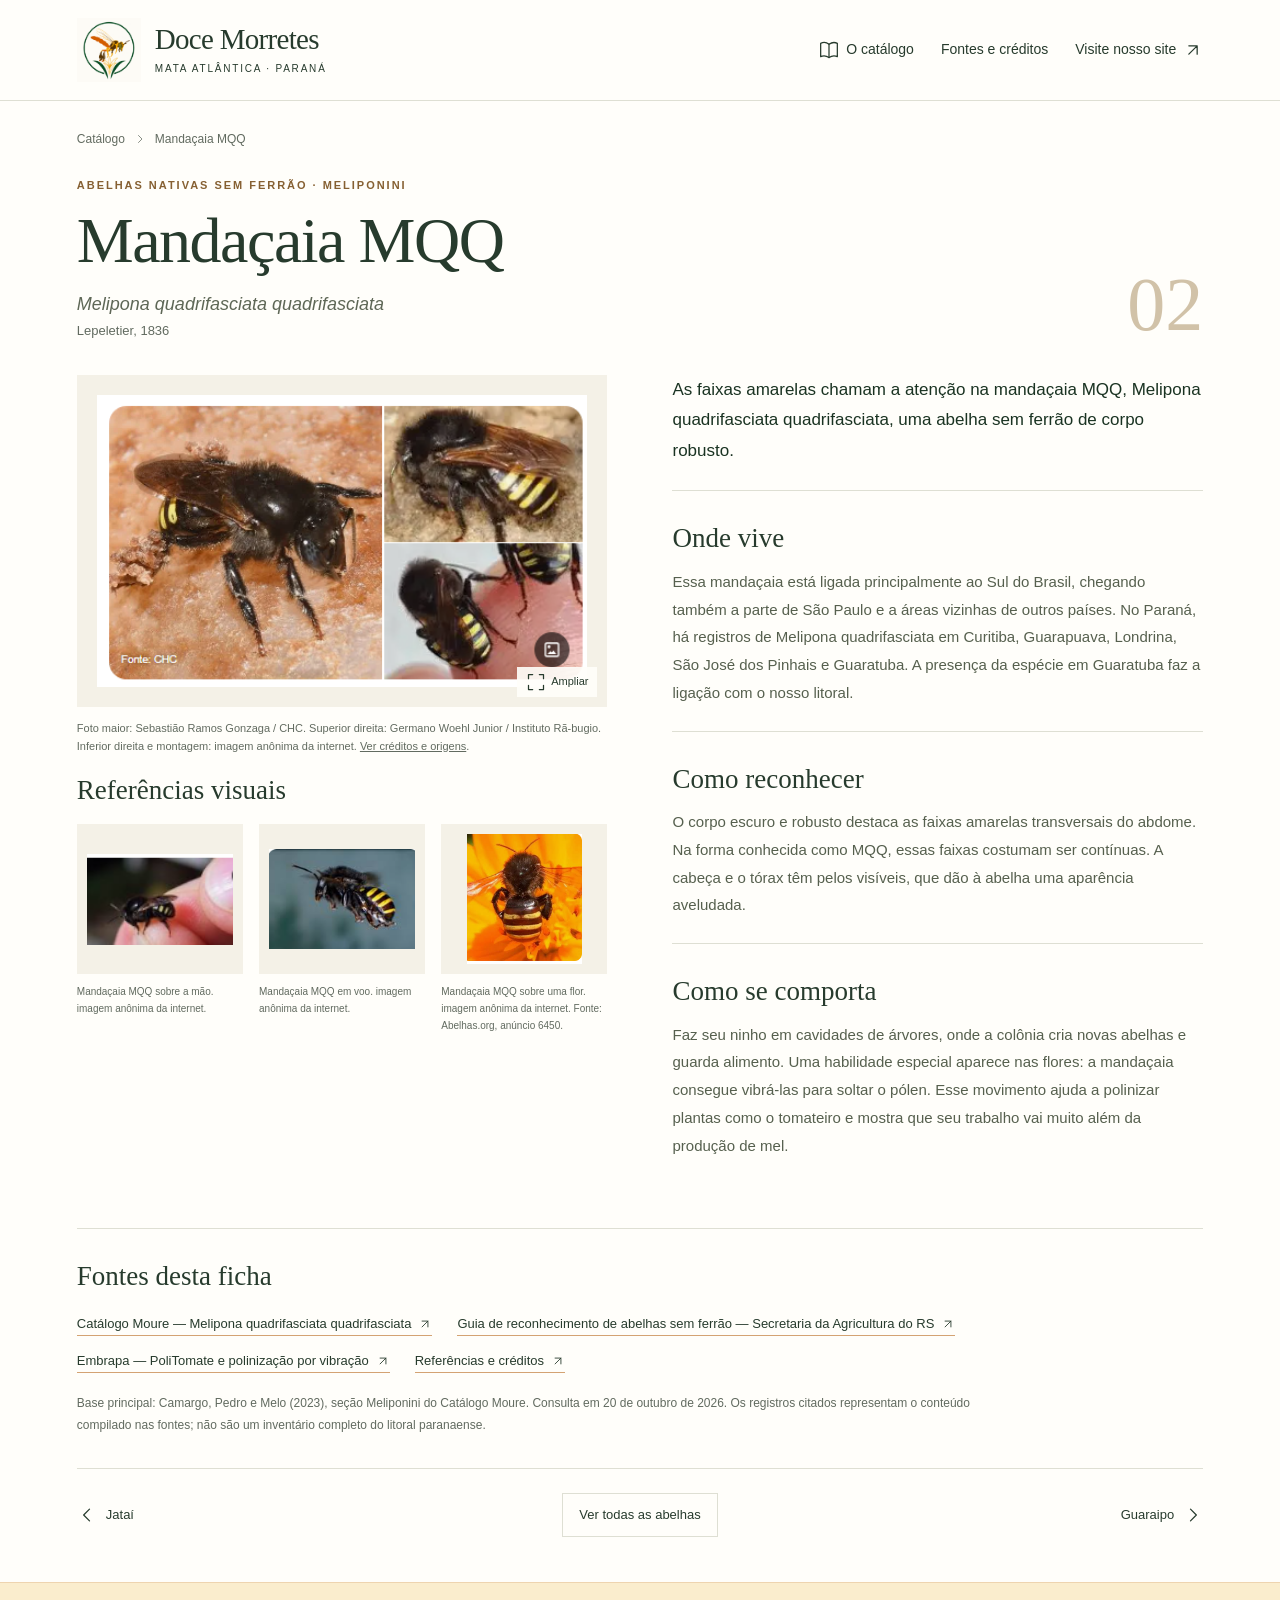
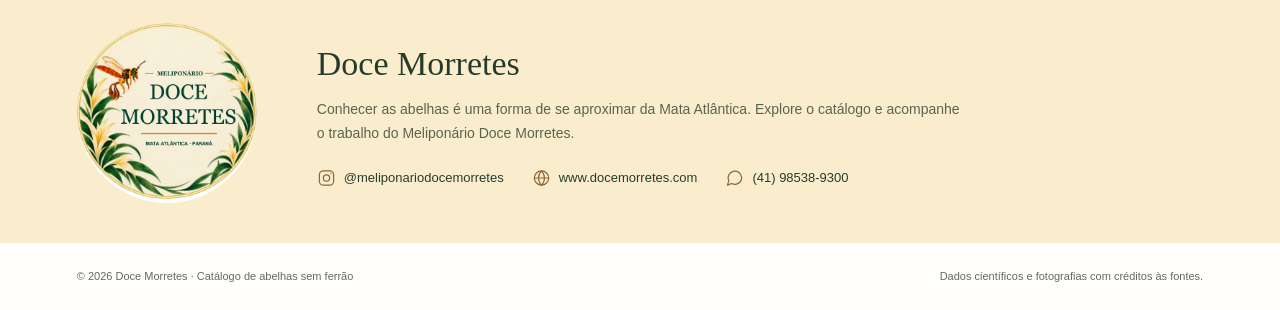
<file: mandacaia-mqq.html>
<!doctype html><html lang="pt-BR"><head><meta charset="utf-8"><meta name="viewport" content="width=device-width,initial-scale=1"><title>Mandaçaia MQQ | Doce Morretes</title><meta name="description" content="Mandaçaia MQQ — Melipona quadrifasciata quadrifasciata. Catálogo Doce Morretes, com fontes e créditos."><meta name="theme-color" content="#1a3322"><link rel="canonical" href="https://meliponariodocemorretes.github.io/catalogo-abelhas/mandacaia-mqq.html"><link rel="icon" type="image/png" href="assets/icone-marca.png?v=selo-original-20261028"><link rel="stylesheet" href="assets/style.css?v=transparente-20261028"><script src="assets/site.js" defer></script></head><body><a class="skip" href="#conteudo">Ir para o conteúdo</a><header class="header"><div class="wrap header-inner"><a class="brand" href="index.html" aria-label="Doce Morretes — início do catálogo"><img src="assets/icone-marca.png?v=selo-original-20261028" width="64" height="64" alt="Ícone da marca Doce Morretes"><span class="brand-copy">Doce Morretes<small>Mata Atlântica · Paraná</small></span></a><nav class="nav" aria-label="Navegação principal"><a href="index.html#especies"><svg class="icon" viewBox="0 0 24 24" aria-hidden="true"><path d="M12 5C8 2 4 3 2 4v16c4-2 7-1 10 1 3-2 6-3 10-1V4c-4-2-7-1-10 1Z"/><path d="M12 5v16"/></svg>O catálogo</a><a href="creditos.html">Fontes e créditos</a><a href="https://www.docemorretes.com" target="_blank" rel="noopener noreferrer">Visite nosso site <svg class="icon" viewBox="0 0 24 24" aria-hidden="true"><path d="M7 17 17 7M7 7h10v10"/></svg></a></nav></div></header><main id="conteudo" class="wrap"><nav class="breadcrumbs" aria-label="Caminho da página"><a href="index.html">Catálogo</a><svg class="icon" viewBox="0 0 24 24" aria-hidden="true"><path d="m9 5 7 7-7 7"/></svg><span aria-current="page">Mandaçaia MQQ</span></nav><div class="species-title"><div><p class="eyebrow">Abelhas nativas sem ferrão · Meliponini</p><h1>Mandaçaia MQQ</h1><p class="scientific"><i>Melipona quadrifasciata quadrifasciata</i><span class="authority">Lepeletier, 1836</span></p></div><span class="entry-number" aria-label="Entrada 2">02</span></div><div class="species-layout"><div class="visual-column"><figure><div class="photo-main"><button type="button" data-photo="assets/01_colagem_fonte_chc.png" data-alt="Colagem de referências fotográficas de mandaçaia" data-caption="Foto maior: Sebastião Ramos Gonzaga / CHC. Superior direita: Germano Woehl Junior / Instituto Rã-bugio. Inferior direita e montagem: imagem anônima da internet." aria-label="Ampliar fotografia: Colagem de referências fotográficas de mandaçaia"><img src="assets/01_colagem_fonte_chc.png" alt="Colagem de referências fotográficas de mandaçaia" ><span class=expand><svg class="icon" viewBox="0 0 24 24" aria-hidden="true"><path d="M8 3H3v5m13-5h5v5M3 16v5h5m13-5v5h-5"/></svg>Ampliar</span></button></div><figcaption class="photo-caption">Foto maior: Sebastião Ramos Gonzaga / CHC. Superior direita: Germano Woehl Junior / Instituto Rã-bugio. Inferior direita e montagem: imagem anônima da internet. <a href="creditos.html#fotografias">Ver créditos e origens</a>.</figcaption></figure><h2 class="gallery-title">Referências visuais</h2><div class="gallery"><figure><button type="button" data-photo="assets/02_abelha_na_mao.png" data-alt="Mandaçaia MQQ sobre a mão" data-caption="imagem anônima da internet." aria-label="Ampliar fotografia: Mandaçaia MQQ sobre a mão"><img src="assets/02_abelha_na_mao.png" alt="Mandaçaia MQQ sobre a mão" loading=lazy></button><figcaption>Mandaçaia MQQ sobre a mão. imagem anônima da internet.</figcaption></figure><figure><button type="button" data-photo="assets/03_abelha_em_voo.png" data-alt="Mandaçaia MQQ em voo" data-caption="imagem anônima da internet." aria-label="Ampliar fotografia: Mandaçaia MQQ em voo"><img src="assets/03_abelha_em_voo.png" alt="Mandaçaia MQQ em voo" loading=lazy></button><figcaption>Mandaçaia MQQ em voo. imagem anônima da internet.</figcaption></figure><figure><button type="button" data-photo="assets/04_vista_dorsal_na_flor.png" data-alt="Mandaçaia MQQ sobre uma flor" data-caption="imagem anônima da internet. Fonte: Abelhas.org, anúncio 6450." aria-label="Ampliar fotografia: Mandaçaia MQQ sobre uma flor"><img src="assets/04_vista_dorsal_na_flor.png" alt="Mandaçaia MQQ sobre uma flor" loading=lazy></button><figcaption>Mandaçaia MQQ sobre uma flor. imagem anônima da internet. Fonte: Abelhas.org, anúncio 6450.</figcaption></figure></div></div><div class="facts"><p class="species-intro">As faixas amarelas chamam a atenção na mandaçaia MQQ, Melipona quadrifasciata quadrifasciata, uma abelha sem ferrão de corpo robusto.</p><section class="fact"><h2>Onde vive</h2><p>Essa mandaçaia está ligada principalmente ao Sul do Brasil, chegando também a parte de São Paulo e a áreas vizinhas de outros países. No Paraná, há registros de Melipona quadrifasciata em Curitiba, Guarapuava, Londrina, São José dos Pinhais e Guaratuba. A presença da espécie em Guaratuba faz a ligação com o nosso litoral.</p></section><section class="fact"><h2>Como reconhecer</h2><p>O corpo escuro e robusto destaca as faixas amarelas transversais do abdome. Na forma conhecida como MQQ, essas faixas costumam ser contínuas. A cabeça e o tórax têm pelos visíveis, que dão à abelha uma aparência aveludada.</p></section><section class="fact"><h2>Como se comporta</h2><p>Faz seu ninho em cavidades de árvores, onde a colônia cria novas abelhas e guarda alimento. Uma habilidade especial aparece nas flores: a mandaçaia consegue vibrá-las para soltar o pólen. Esse movimento ajuda a polinizar plantas como o tomateiro e mostra que seu trabalho vai muito além da produção de mel.</p></section></div></div><section class="source-section"><h2>Fontes desta ficha</h2><ul class="source-list"><li><a href="https://moure.cria.org.br/catalogue?id=117879&amp;printmode=1" target="_blank" rel="noopener noreferrer">Catálogo Moure — Melipona quadrifasciata quadrifasciata <svg class="icon" viewBox="0 0 24 24" aria-hidden="true"><path d="M7 17 17 7M7 7h10v10"/></svg></a></li><li><a href="https://www.agricultura.rs.gov.br/upload/arquivos/202308/24100830-e-book-guia-de-reconhecimento-de-abelhas-sem-ferrao-do-rio-grande-do-sul-2023-compactado.pdf" target="_blank" rel="noopener noreferrer">Guia de reconhecimento de abelhas sem ferrão — Secretaria da Agricultura do RS <svg class="icon" viewBox="0 0 24 24" aria-hidden="true"><path d="M7 17 17 7M7 7h10v10"/></svg></a></li><li><a href="https://www.embrapa.br/en/web/recursos-geneticos-e-biotecnologia/ativos-para-parcerias/detalhe/-/ativo-parceria/3540/politomate" target="_blank" rel="noopener noreferrer">Embrapa — PoliTomate e polinização por vibração <svg class="icon" viewBox="0 0 24 24" aria-hidden="true"><path d="M7 17 17 7M7 7h10v10"/></svg></a></li><li><a href="creditos.html">Referências e créditos <svg class="icon" viewBox="0 0 24 24" aria-hidden="true"><path d="M7 17 17 7M7 7h10v10"/></svg></a></li></ul><p class="source-note">Base principal: Camargo, Pedro e Melo (2023), seção Meliponini do Catálogo Moure. Consulta em 20 de outubro de 2026. Os registros citados representam o conteúdo compilado nas fontes; não são um inventário completo do litoral paranaense.</p></section><nav class="entry-nav" aria-label="Outras abelhas"><a href="jatai.html"><svg class="icon" viewBox="0 0 24 24" aria-hidden="true"><path d="m15 5-7 7 7 7"/></svg>Jataí</a><a class="all" href="index.html#especies">Ver todas as abelhas</a><a href="guaraipo.html">Guaraipo<svg class="icon" viewBox="0 0 24 24" aria-hidden="true"><path d="m9 5 7 7-7 7"/></svg></a></nav></main><dialog id="photo-viewer" class="viewer" aria-label="Fotografia ampliada"><button class="viewer-close" type="button">Fechar ×</button><img src="assets/01_colagem_fonte_chc.png" alt=""><p></p></dialog><section class="sponsor" aria-label="Doce Morretes"><div class="wrap sponsor-inner"><a href="https://www.docemorretes.com" target="_blank" rel="noopener noreferrer"><img class="sponsor-logo" src="assets/logo-principal.png?v=aquarela-20261027" width="180" height="180" alt="Meliponário Doce Morretes — logo principal"></a><div><h2>Doce Morretes</h2><p>Conhecer as abelhas é uma forma de se aproximar da Mata Atlântica. Explore o catálogo e acompanhe o trabalho do Meliponário Doce Morretes.</p><div class="contacts"><a href="https://www.instagram.com/meliponariodocemorretes/" target="_blank" rel="noopener noreferrer"><svg class="icon" viewBox="0 0 24 24" aria-hidden="true"><rect x="3" y="3" width="18" height="18" rx="5"/><circle cx="12" cy="12" r="4"/><path d="M17.5 6.5h.01"/></svg>@meliponariodocemorretes</a><a href="https://www.docemorretes.com" target="_blank" rel="noopener noreferrer"><svg class="icon" viewBox="0 0 24 24" aria-hidden="true"><circle cx="12" cy="12" r="9"/><path d="M3 12h18M12 3c-5 5-5 13 0 18 5-5 5-13 0-18Z"/></svg>www.docemorretes.com</a><a href="https://wa.me/5541985389300" target="_blank" rel="noopener noreferrer"><svg class="icon" viewBox="0 0 24 24" aria-hidden="true"><path d="M21 11.5a8.5 8.5 0 0 1-12.6 7.4L3 21l1.9-5.4A8.5 8.5 0 1 1 21 11.5Z"/></svg>(41) 98538-9300</a></div></div></div></section><footer class="wrap footer"><span>© 2026 Doce Morretes · Catálogo de abelhas sem ferrão</span><a href="creditos.html">Dados científicos e fotografias com créditos às fontes.</a></footer></body></html>
</file>
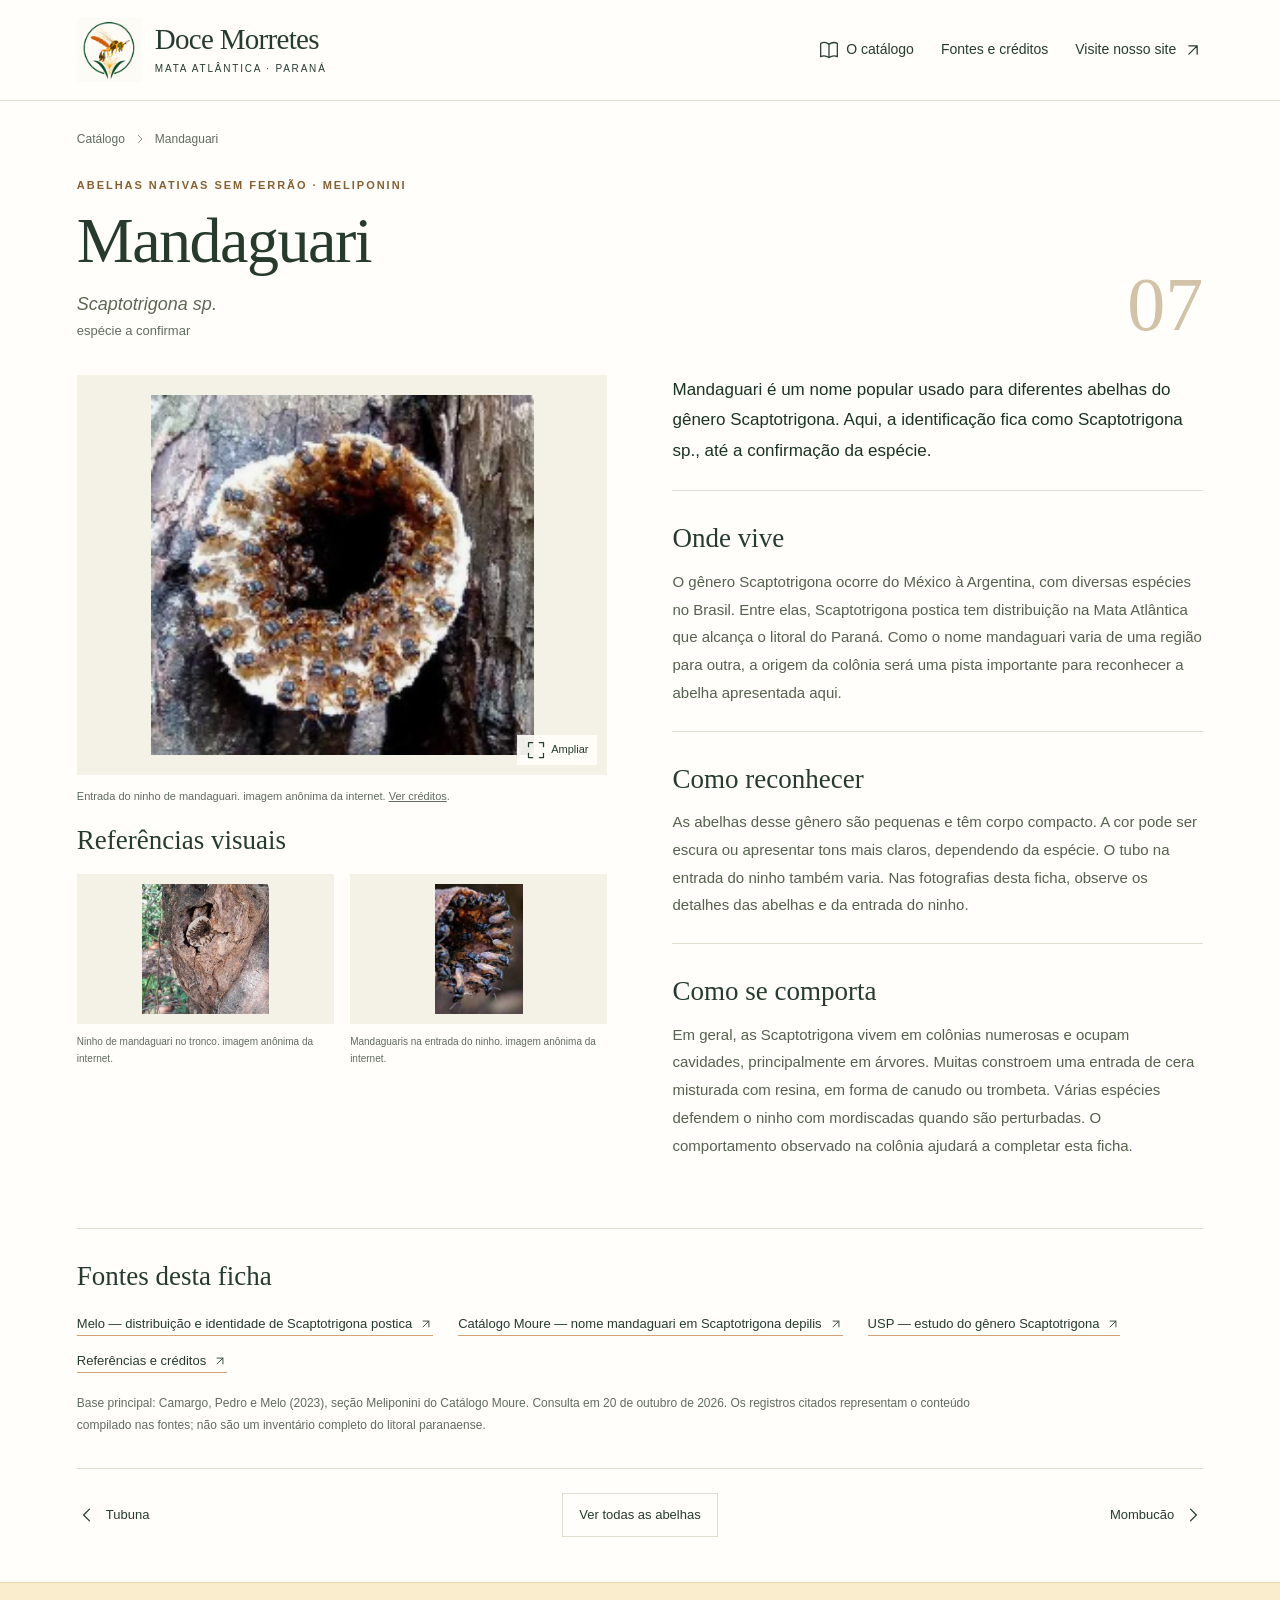
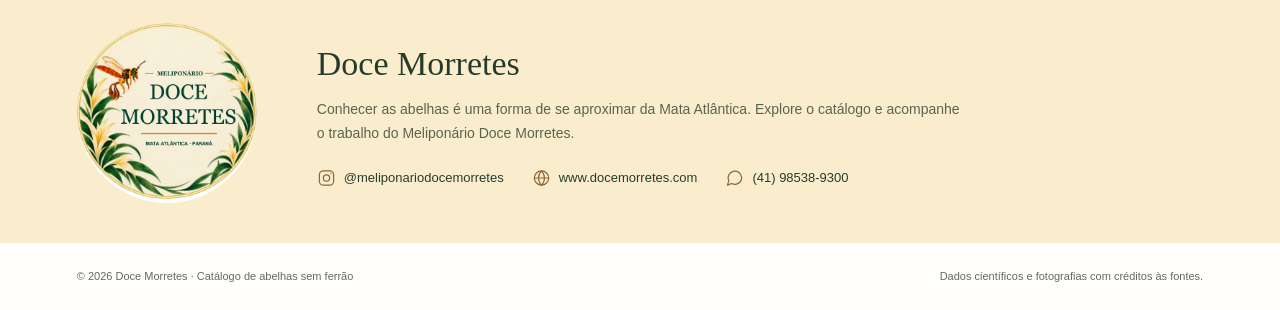
<file: mandaguari.html>
<!doctype html><html lang="pt-BR"><head><meta charset="utf-8"><meta name="viewport" content="width=device-width,initial-scale=1"><title>Mandaguari | Doce Morretes</title><meta name="description" content="Mandaguari — Scaptotrigona sp.. Catálogo Doce Morretes, com fontes e créditos."><meta name="theme-color" content="#1a3322"><link rel="canonical" href="https://meliponariodocemorretes.github.io/catalogo-abelhas/mandaguari.html"><link rel="icon" type="image/png" href="assets/icone-marca.png?v=selo-original-20261028"><link rel="stylesheet" href="assets/style.css?v=transparente-20261028"><script src="assets/site.js" defer></script></head><body><a class="skip" href="#conteudo">Ir para o conteúdo</a><header class="header"><div class="wrap header-inner"><a class="brand" href="index.html" aria-label="Doce Morretes — início do catálogo"><img src="assets/icone-marca.png?v=selo-original-20261028" width="64" height="64" alt="Ícone da marca Doce Morretes"><span class="brand-copy">Doce Morretes<small>Mata Atlântica · Paraná</small></span></a><nav class="nav" aria-label="Navegação principal"><a href="index.html#especies"><svg class="icon" viewBox="0 0 24 24" aria-hidden="true"><path d="M12 5C8 2 4 3 2 4v16c4-2 7-1 10 1 3-2 6-3 10-1V4c-4-2-7-1-10 1Z"/><path d="M12 5v16"/></svg>O catálogo</a><a href="creditos.html">Fontes e créditos</a><a href="https://www.docemorretes.com" target="_blank" rel="noopener noreferrer">Visite nosso site <svg class="icon" viewBox="0 0 24 24" aria-hidden="true"><path d="M7 17 17 7M7 7h10v10"/></svg></a></nav></div></header><main id="conteudo" class="wrap"><nav class="breadcrumbs" aria-label="Caminho da página"><a href="index.html">Catálogo</a><svg class="icon" viewBox="0 0 24 24" aria-hidden="true"><path d="m9 5 7 7-7 7"/></svg><span aria-current="page">Mandaguari</span></nav><div class="species-title"><div><p class="eyebrow">Abelhas nativas sem ferrão · Meliponini</p><h1>Mandaguari</h1><p class="scientific"><i>Scaptotrigona sp.</i><span class="authority">espécie a confirmar</span></p></div><span class="entry-number" aria-label="Entrada 7">07</span></div><div class="species-layout"><div class="visual-column"><figure><div class="photo-main"><button type="button" data-photo="assets/mandaguari_01_entrada_ninho.png" data-alt="Entrada do ninho de mandaguari" data-caption="imagem anônima da internet." aria-label="Ampliar fotografia: Entrada do ninho de mandaguari"><img src="assets/mandaguari_01_entrada_ninho.png" alt="Entrada do ninho de mandaguari" ><span class=expand><svg class="icon" viewBox="0 0 24 24" aria-hidden="true"><path d="M8 3H3v5m13-5h5v5M3 16v5h5m13-5v5h-5"/></svg>Ampliar</span></button></div><figcaption class="photo-caption">Entrada do ninho de mandaguari. imagem anônima da internet. <a href="creditos.html#fotografias-mandaguari">Ver créditos</a>.</figcaption></figure><h2 class="gallery-title">Referências visuais</h2><div class="gallery" style="grid-template-columns:repeat(2,minmax(0,1fr))"><figure><button type="button" data-photo="assets/mandaguari_02_ninho_no_tronco.png" data-alt="Ninho de mandaguari no tronco" data-caption="imagem anônima da internet." aria-label="Ampliar fotografia: Ninho de mandaguari no tronco"><img src="assets/mandaguari_02_ninho_no_tronco.png" alt="Ninho de mandaguari no tronco" loading=lazy></button><figcaption>Ninho de mandaguari no tronco. imagem anônima da internet.</figcaption></figure><figure><button type="button" data-photo="assets/mandaguari_03_abelhas_no_ninho.png" data-alt="Mandaguaris na entrada do ninho" data-caption="imagem anônima da internet." aria-label="Ampliar fotografia: Mandaguaris na entrada do ninho"><img src="assets/mandaguari_03_abelhas_no_ninho.png" alt="Mandaguaris na entrada do ninho" loading=lazy></button><figcaption>Mandaguaris na entrada do ninho. imagem anônima da internet.</figcaption></figure></div></div><div class="facts"><p class="species-intro">Mandaguari é um nome popular usado para diferentes abelhas do gênero Scaptotrigona. Aqui, a identificação fica como Scaptotrigona sp., até a confirmação da espécie.</p><section class="fact"><h2>Onde vive</h2><p>O gênero Scaptotrigona ocorre do México à Argentina, com diversas espécies no Brasil. Entre elas, Scaptotrigona postica tem distribuição na Mata Atlântica que alcança o litoral do Paraná. Como o nome mandaguari varia de uma região para outra, a origem da colônia será uma pista importante para reconhecer a abelha apresentada aqui.</p></section><section class="fact"><h2>Como reconhecer</h2><p>As abelhas desse gênero são pequenas e têm corpo compacto. A cor pode ser escura ou apresentar tons mais claros, dependendo da espécie. O tubo na entrada do ninho também varia. Nas fotografias desta ficha, observe os detalhes das abelhas e da entrada do ninho.</p></section><section class="fact"><h2>Como se comporta</h2><p>Em geral, as Scaptotrigona vivem em colônias numerosas e ocupam cavidades, principalmente em árvores. Muitas constroem uma entrada de cera misturada com resina, em forma de canudo ou trombeta. Várias espécies defendem o ninho com mordiscadas quando são perturbadas. O comportamento observado na colônia ajudará a completar esta ficha.</p></section></div></div><section class="source-section"><h2>Fontes desta ficha</h2><ul class="source-list"><li><a href="https://doi.org/10.1590/1806-9665-RBENT-2023-0060" target="_blank" rel="noopener noreferrer">Melo — distribuição e identidade de Scaptotrigona postica <svg class="icon" viewBox="0 0 24 24" aria-hidden="true"><path d="M7 17 17 7M7 7h10v10"/></svg></a></li><li><a href="https://moure.cria.org.br/catalogue?id=118165" target="_blank" rel="noopener noreferrer">Catálogo Moure — nome mandaguari em Scaptotrigona depilis <svg class="icon" viewBox="0 0 24 24" aria-hidden="true"><path d="M7 17 17 7M7 7h10v10"/></svg></a></li><li><a href="https://www.teses.usp.br/teses/disponiveis/59/59131/tde-27082024-155719/publico/MatheusMCarvalho_resumida.pdf" target="_blank" rel="noopener noreferrer">USP — estudo do gênero Scaptotrigona <svg class="icon" viewBox="0 0 24 24" aria-hidden="true"><path d="M7 17 17 7M7 7h10v10"/></svg></a></li><li><a href="creditos.html">Referências e créditos <svg class="icon" viewBox="0 0 24 24" aria-hidden="true"><path d="M7 17 17 7M7 7h10v10"/></svg></a></li></ul><p class="source-note">Base principal: Camargo, Pedro e Melo (2023), seção Meliponini do Catálogo Moure. Consulta em 20 de outubro de 2026. Os registros citados representam o conteúdo compilado nas fontes; não são um inventário completo do litoral paranaense.</p></section><nav class="entry-nav" aria-label="Outras abelhas"><a href="tubuna.html"><svg class="icon" viewBox="0 0 24 24" aria-hidden="true"><path d="m15 5-7 7 7 7"/></svg>Tubuna</a><a class="all" href="index.html#especies">Ver todas as abelhas</a><a href="mombucao.html">Mombucão<svg class="icon" viewBox="0 0 24 24" aria-hidden="true"><path d="m9 5 7 7-7 7"/></svg></a></nav></main><dialog id="photo-viewer" class="viewer" aria-label="Fotografia ampliada"><button class="viewer-close" type="button">Fechar ×</button><img src="assets/mandaguari_01_entrada_ninho.png" alt=""><p></p></dialog><section class="sponsor" aria-label="Doce Morretes"><div class="wrap sponsor-inner"><a href="https://www.docemorretes.com" target="_blank" rel="noopener noreferrer"><img class="sponsor-logo" src="assets/logo-principal.png?v=aquarela-20261027" width="180" height="180" alt="Meliponário Doce Morretes — logo principal"></a><div><h2>Doce Morretes</h2><p>Conhecer as abelhas é uma forma de se aproximar da Mata Atlântica. Explore o catálogo e acompanhe o trabalho do Meliponário Doce Morretes.</p><div class="contacts"><a href="https://www.instagram.com/meliponariodocemorretes/" target="_blank" rel="noopener noreferrer"><svg class="icon" viewBox="0 0 24 24" aria-hidden="true"><rect x="3" y="3" width="18" height="18" rx="5"/><circle cx="12" cy="12" r="4"/><path d="M17.5 6.5h.01"/></svg>@meliponariodocemorretes</a><a href="https://www.docemorretes.com" target="_blank" rel="noopener noreferrer"><svg class="icon" viewBox="0 0 24 24" aria-hidden="true"><circle cx="12" cy="12" r="9"/><path d="M3 12h18M12 3c-5 5-5 13 0 18 5-5 5-13 0-18Z"/></svg>www.docemorretes.com</a><a href="https://wa.me/5541985389300" target="_blank" rel="noopener noreferrer"><svg class="icon" viewBox="0 0 24 24" aria-hidden="true"><path d="M21 11.5a8.5 8.5 0 0 1-12.6 7.4L3 21l1.9-5.4A8.5 8.5 0 1 1 21 11.5Z"/></svg>(41) 98538-9300</a></div></div></div></section><footer class="wrap footer"><span>© 2026 Doce Morretes · Catálogo de abelhas sem ferrão</span><a href="creditos.html">Dados científicos e fotografias com créditos às fontes.</a></footer></body></html>
</file>
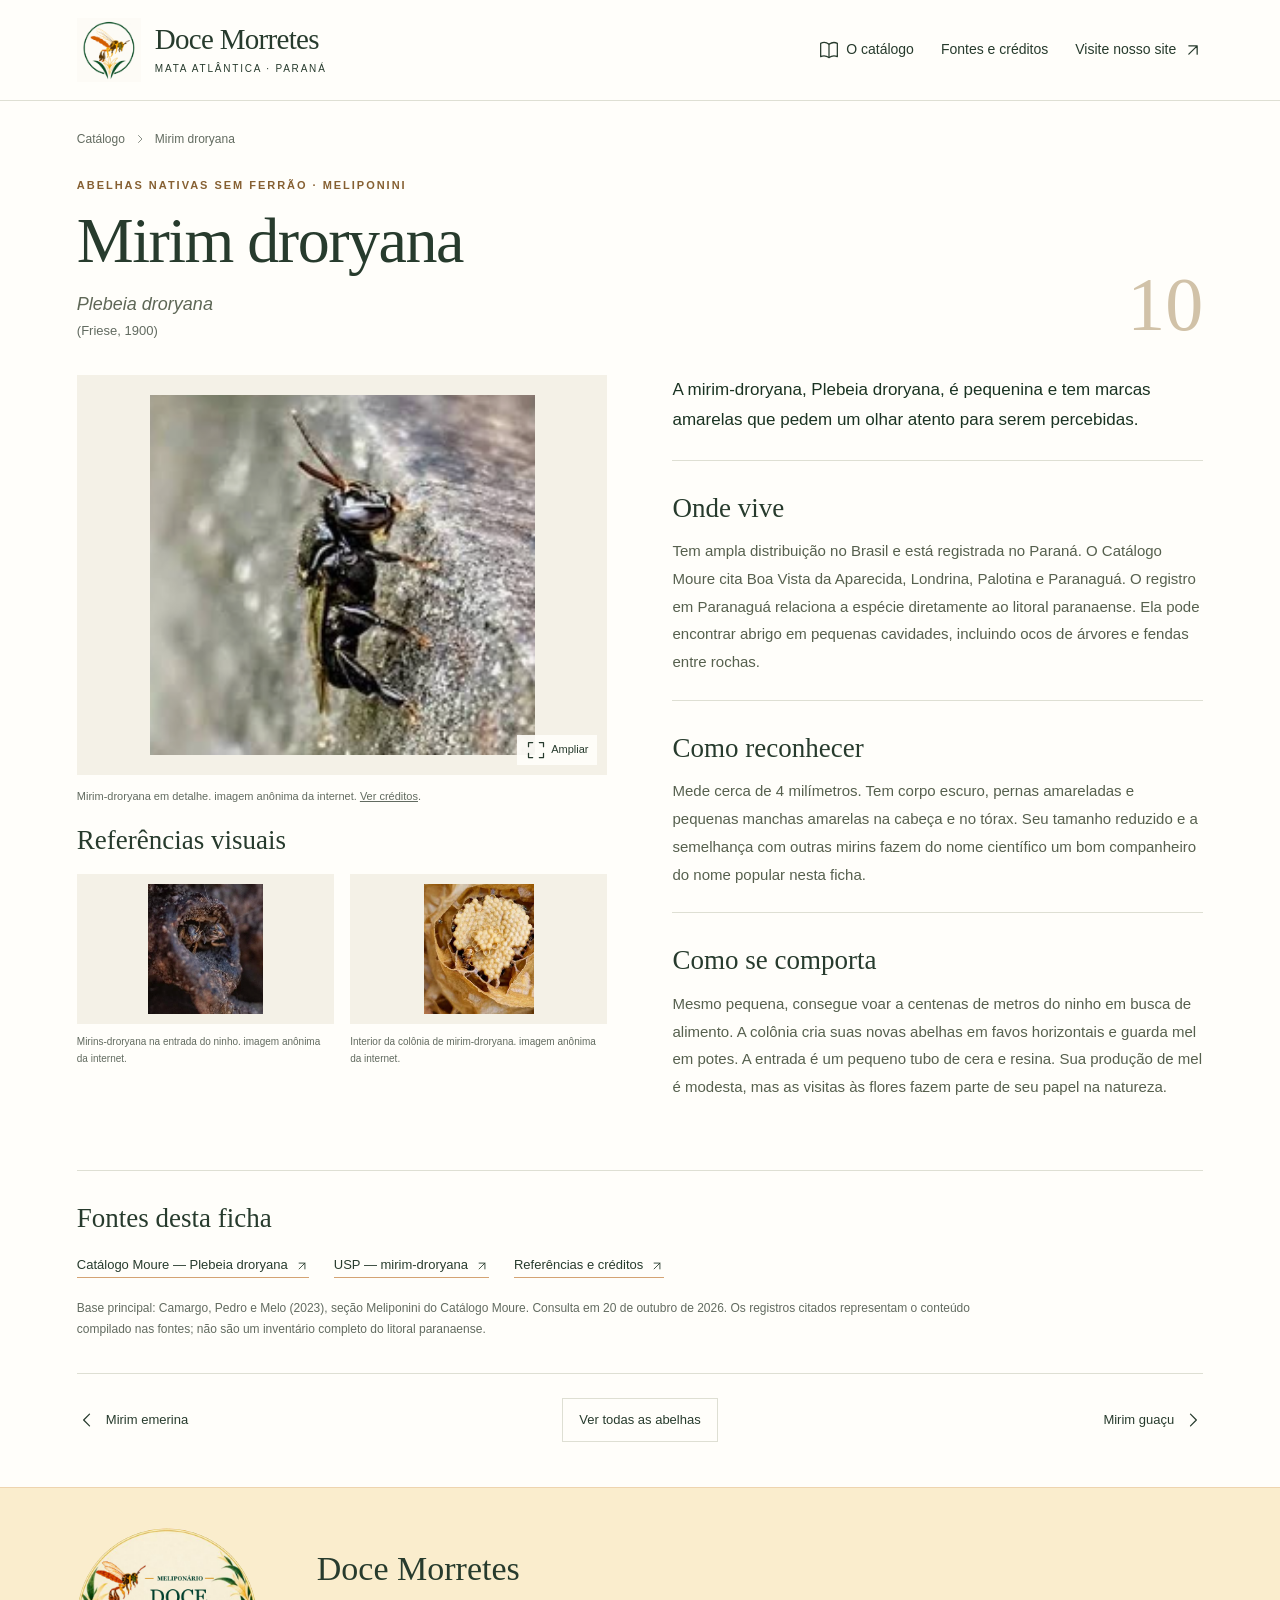
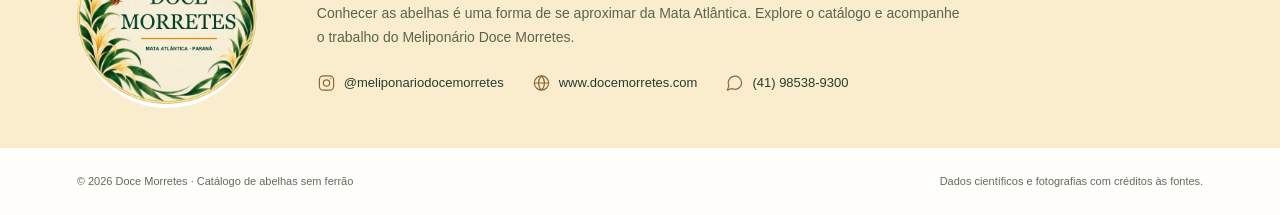
<file: mirim-droryana.html>
<!doctype html><html lang="pt-BR"><head><meta charset="utf-8"><meta name="viewport" content="width=device-width,initial-scale=1"><title>Mirim droryana | Doce Morretes</title><meta name="description" content="Mirim droryana — Plebeia droryana. Catálogo Doce Morretes, com fontes e créditos."><meta name="theme-color" content="#1a3322"><link rel="canonical" href="https://meliponariodocemorretes.github.io/catalogo-abelhas/mirim-droryana.html"><link rel="icon" type="image/png" href="assets/icone-marca.png?v=selo-original-20261028"><link rel="stylesheet" href="assets/style.css?v=transparente-20261028"><script src="assets/site.js" defer></script></head><body><a class="skip" href="#conteudo">Ir para o conteúdo</a><header class="header"><div class="wrap header-inner"><a class="brand" href="index.html" aria-label="Doce Morretes — início do catálogo"><img src="assets/icone-marca.png?v=selo-original-20261028" width="64" height="64" alt="Ícone da marca Doce Morretes"><span class="brand-copy">Doce Morretes<small>Mata Atlântica · Paraná</small></span></a><nav class="nav" aria-label="Navegação principal"><a href="index.html#especies"><svg class="icon" viewBox="0 0 24 24" aria-hidden="true"><path d="M12 5C8 2 4 3 2 4v16c4-2 7-1 10 1 3-2 6-3 10-1V4c-4-2-7-1-10 1Z"/><path d="M12 5v16"/></svg>O catálogo</a><a href="creditos.html">Fontes e créditos</a><a href="https://www.docemorretes.com" target="_blank" rel="noopener noreferrer">Visite nosso site <svg class="icon" viewBox="0 0 24 24" aria-hidden="true"><path d="M7 17 17 7M7 7h10v10"/></svg></a></nav></div></header><main id="conteudo" class="wrap"><nav class="breadcrumbs" aria-label="Caminho da página"><a href="index.html">Catálogo</a><svg class="icon" viewBox="0 0 24 24" aria-hidden="true"><path d="m9 5 7 7-7 7"/></svg><span aria-current="page">Mirim droryana</span></nav><div class="species-title"><div><p class="eyebrow">Abelhas nativas sem ferrão · Meliponini</p><h1>Mirim droryana</h1><p class="scientific"><i>Plebeia droryana</i><span class="authority">(Friese, 1900)</span></p></div><span class="entry-number" aria-label="Entrada 10">10</span></div><div class="species-layout"><div class="visual-column"><figure><div class="photo-main"><button type="button" data-photo="assets/mirim_droryana_01_detalhe.png" data-alt="Mirim-droryana em detalhe" data-caption="imagem anônima da internet." aria-label="Ampliar fotografia: Mirim-droryana em detalhe"><img src="assets/mirim_droryana_01_detalhe.png" alt="Mirim-droryana em detalhe" ><span class=expand><svg class="icon" viewBox="0 0 24 24" aria-hidden="true"><path d="M8 3H3v5m13-5h5v5M3 16v5h5m13-5v5h-5"/></svg>Ampliar</span></button></div><figcaption class="photo-caption">Mirim-droryana em detalhe. imagem anônima da internet. <a href="creditos.html#fotografias-mirim-droryana">Ver créditos</a>.</figcaption></figure><h2 class="gallery-title">Referências visuais</h2><div class="gallery" style="grid-template-columns:repeat(2,minmax(0,1fr))"><figure><button type="button" data-photo="assets/mirim_droryana_02_entrada_ninho.png" data-alt="Mirins-droryana na entrada do ninho" data-caption="imagem anônima da internet." aria-label="Ampliar fotografia: Mirins-droryana na entrada do ninho"><img src="assets/mirim_droryana_02_entrada_ninho.png" alt="Mirins-droryana na entrada do ninho" loading=lazy></button><figcaption>Mirins-droryana na entrada do ninho. imagem anônima da internet.</figcaption></figure><figure><button type="button" data-photo="assets/mirim_droryana_03_colonia.png" data-alt="Interior da colônia de mirim-droryana" data-caption="imagem anônima da internet." aria-label="Ampliar fotografia: Interior da colônia de mirim-droryana"><img src="assets/mirim_droryana_03_colonia.png" alt="Interior da colônia de mirim-droryana" loading=lazy></button><figcaption>Interior da colônia de mirim-droryana. imagem anônima da internet.</figcaption></figure></div></div><div class="facts"><p class="species-intro">A mirim-droryana, Plebeia droryana, é pequenina e tem marcas amarelas que pedem um olhar atento para serem percebidas.</p><section class="fact"><h2>Onde vive</h2><p>Tem ampla distribuição no Brasil e está registrada no Paraná. O Catálogo Moure cita Boa Vista da Aparecida, Londrina, Palotina e Paranaguá. O registro em Paranaguá relaciona a espécie diretamente ao litoral paranaense. Ela pode encontrar abrigo em pequenas cavidades, incluindo ocos de árvores e fendas entre rochas.</p></section><section class="fact"><h2>Como reconhecer</h2><p>Mede cerca de 4 milímetros. Tem corpo escuro, pernas amareladas e pequenas manchas amarelas na cabeça e no tórax. Seu tamanho reduzido e a semelhança com outras mirins fazem do nome científico um bom companheiro do nome popular nesta ficha.</p></section><section class="fact"><h2>Como se comporta</h2><p>Mesmo pequena, consegue voar a centenas de metros do ninho em busca de alimento. A colônia cria suas novas abelhas em favos horizontais e guarda mel em potes. A entrada é um pequeno tubo de cera e resina. Sua produção de mel é modesta, mas as visitas às flores fazem parte de seu papel na natureza.</p></section></div></div><section class="source-section"><h2>Fontes desta ficha</h2><ul class="source-list"><li><a href="https://moure.cria.org.br/catalogue?id=118232" target="_blank" rel="noopener noreferrer">Catálogo Moure — Plebeia droryana <svg class="icon" viewBox="0 0 24 24" aria-hidden="true"><path d="M7 17 17 7M7 7h10v10"/></svg></a></li><li><a href="https://sites.usp.br/jardimdabotanicausprp/mirim-plebeia-droryana/" target="_blank" rel="noopener noreferrer">USP — mirim-droryana <svg class="icon" viewBox="0 0 24 24" aria-hidden="true"><path d="M7 17 17 7M7 7h10v10"/></svg></a></li><li><a href="creditos.html">Referências e créditos <svg class="icon" viewBox="0 0 24 24" aria-hidden="true"><path d="M7 17 17 7M7 7h10v10"/></svg></a></li></ul><p class="source-note">Base principal: Camargo, Pedro e Melo (2023), seção Meliponini do Catálogo Moure. Consulta em 20 de outubro de 2026. Os registros citados representam o conteúdo compilado nas fontes; não são um inventário completo do litoral paranaense.</p></section><nav class="entry-nav" aria-label="Outras abelhas"><a href="mirim-emerina.html"><svg class="icon" viewBox="0 0 24 24" aria-hidden="true"><path d="m15 5-7 7 7 7"/></svg>Mirim emerina</a><a class="all" href="index.html#especies">Ver todas as abelhas</a><a href="mirim-guacu.html">Mirim guaçu<svg class="icon" viewBox="0 0 24 24" aria-hidden="true"><path d="m9 5 7 7-7 7"/></svg></a></nav></main><dialog id="photo-viewer" class="viewer" aria-label="Fotografia ampliada"><button class="viewer-close" type="button">Fechar ×</button><img src="assets/mirim_droryana_01_detalhe.png" alt=""><p></p></dialog><section class="sponsor" aria-label="Doce Morretes"><div class="wrap sponsor-inner"><a href="https://www.docemorretes.com" target="_blank" rel="noopener noreferrer"><img class="sponsor-logo" src="assets/logo-principal.png?v=aquarela-20261027" width="180" height="180" alt="Meliponário Doce Morretes — logo principal"></a><div><h2>Doce Morretes</h2><p>Conhecer as abelhas é uma forma de se aproximar da Mata Atlântica. Explore o catálogo e acompanhe o trabalho do Meliponário Doce Morretes.</p><div class="contacts"><a href="https://www.instagram.com/meliponariodocemorretes/" target="_blank" rel="noopener noreferrer"><svg class="icon" viewBox="0 0 24 24" aria-hidden="true"><rect x="3" y="3" width="18" height="18" rx="5"/><circle cx="12" cy="12" r="4"/><path d="M17.5 6.5h.01"/></svg>@meliponariodocemorretes</a><a href="https://www.docemorretes.com" target="_blank" rel="noopener noreferrer"><svg class="icon" viewBox="0 0 24 24" aria-hidden="true"><circle cx="12" cy="12" r="9"/><path d="M3 12h18M12 3c-5 5-5 13 0 18 5-5 5-13 0-18Z"/></svg>www.docemorretes.com</a><a href="https://wa.me/5541985389300" target="_blank" rel="noopener noreferrer"><svg class="icon" viewBox="0 0 24 24" aria-hidden="true"><path d="M21 11.5a8.5 8.5 0 0 1-12.6 7.4L3 21l1.9-5.4A8.5 8.5 0 1 1 21 11.5Z"/></svg>(41) 98538-9300</a></div></div></div></section><footer class="wrap footer"><span>© 2026 Doce Morretes · Catálogo de abelhas sem ferrão</span><a href="creditos.html">Dados científicos e fotografias com créditos às fontes.</a></footer></body></html>
</file>
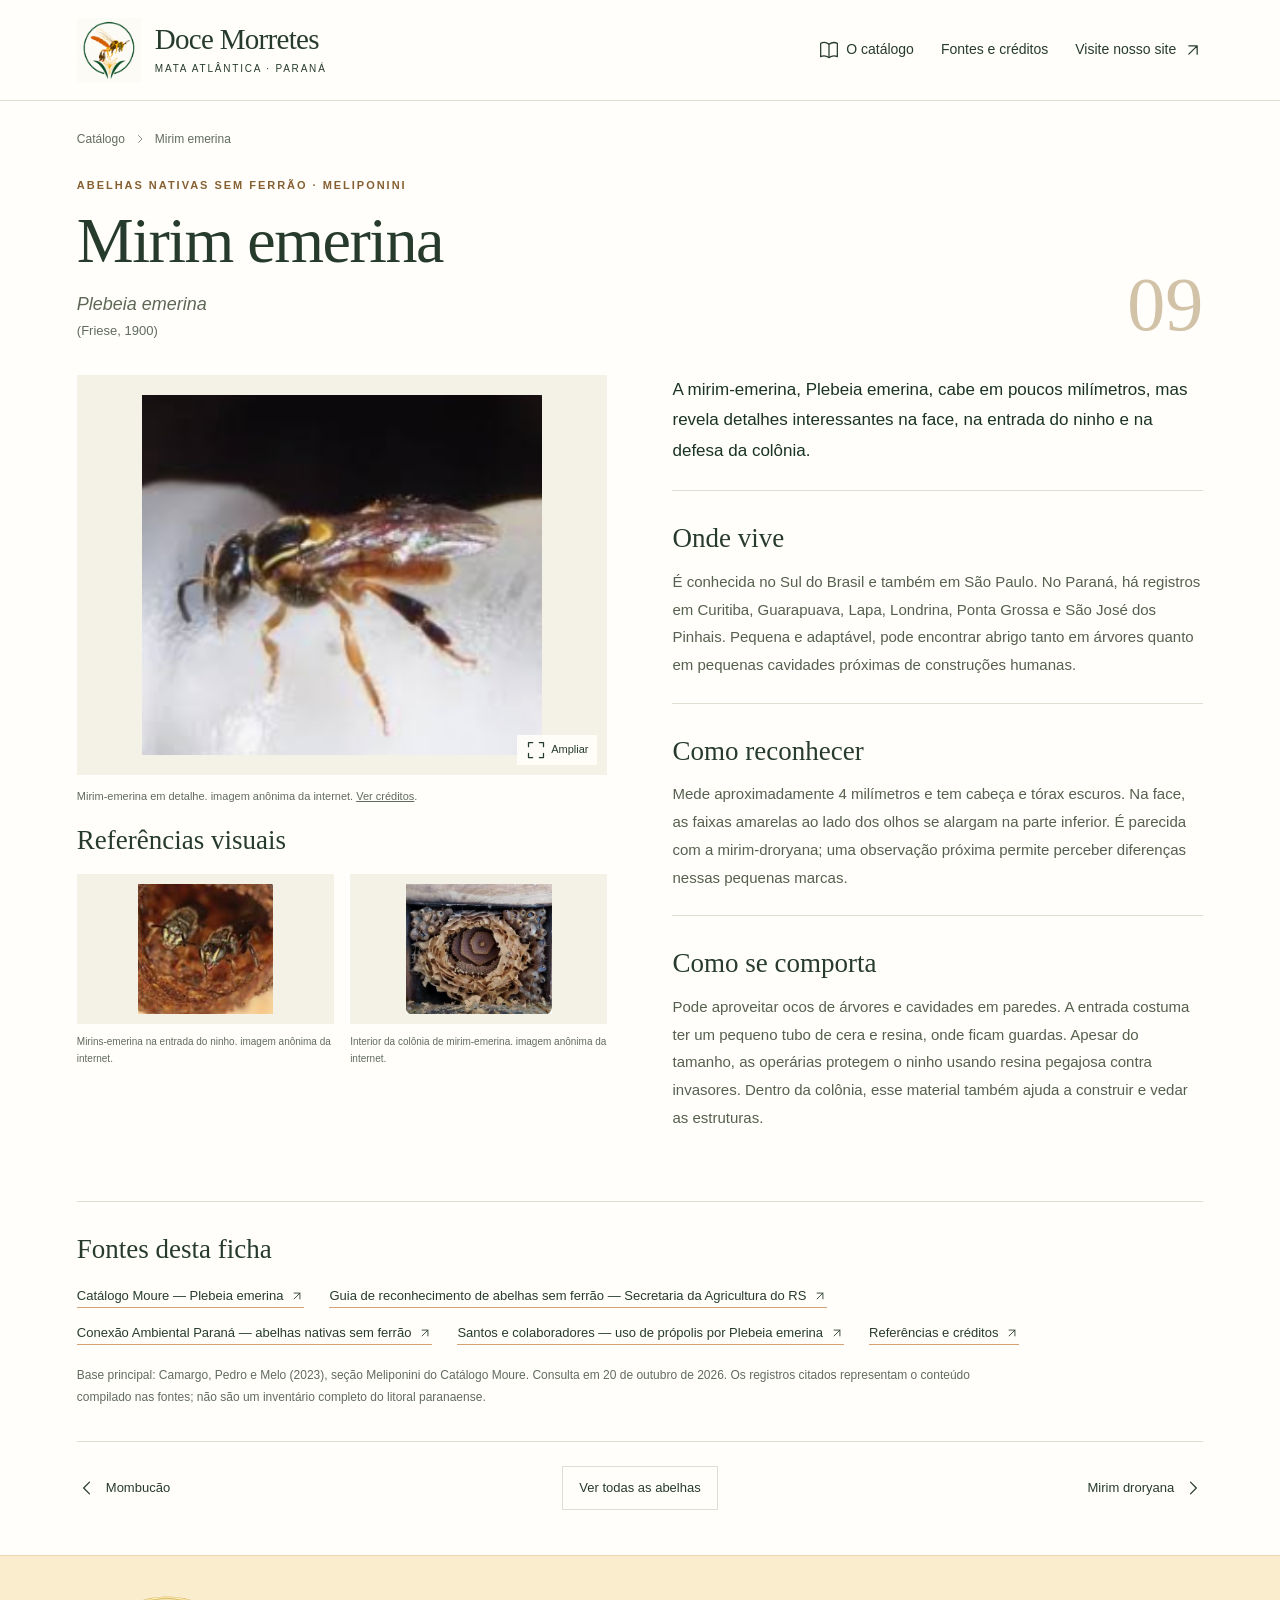
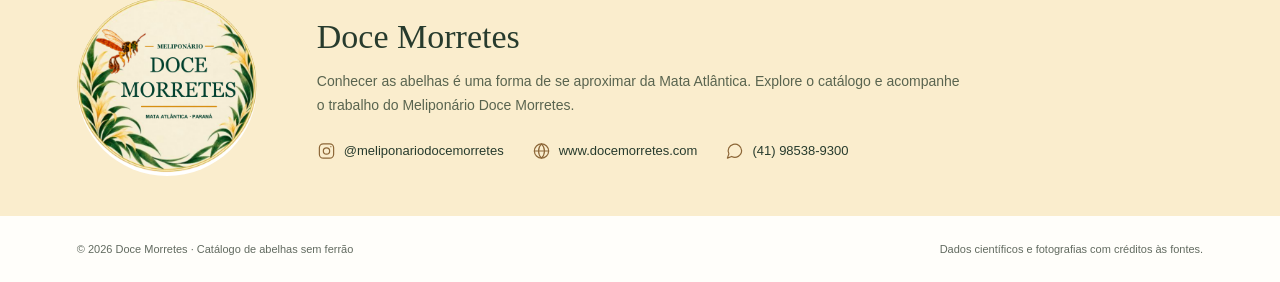
<file: mirim-emerina.html>
<!doctype html><html lang="pt-BR"><head><meta charset="utf-8"><meta name="viewport" content="width=device-width,initial-scale=1"><title>Mirim emerina | Doce Morretes</title><meta name="description" content="Mirim emerina — Plebeia emerina. Catálogo Doce Morretes, com fontes e créditos."><meta name="theme-color" content="#1a3322"><link rel="canonical" href="https://meliponariodocemorretes.github.io/catalogo-abelhas/mirim-emerina.html"><link rel="icon" type="image/png" href="assets/icone-marca.png?v=selo-original-20261028"><link rel="stylesheet" href="assets/style.css?v=transparente-20261028"><script src="assets/site.js" defer></script></head><body><a class="skip" href="#conteudo">Ir para o conteúdo</a><header class="header"><div class="wrap header-inner"><a class="brand" href="index.html" aria-label="Doce Morretes — início do catálogo"><img src="assets/icone-marca.png?v=selo-original-20261028" width="64" height="64" alt="Ícone da marca Doce Morretes"><span class="brand-copy">Doce Morretes<small>Mata Atlântica · Paraná</small></span></a><nav class="nav" aria-label="Navegação principal"><a href="index.html#especies"><svg class="icon" viewBox="0 0 24 24" aria-hidden="true"><path d="M12 5C8 2 4 3 2 4v16c4-2 7-1 10 1 3-2 6-3 10-1V4c-4-2-7-1-10 1Z"/><path d="M12 5v16"/></svg>O catálogo</a><a href="creditos.html">Fontes e créditos</a><a href="https://www.docemorretes.com" target="_blank" rel="noopener noreferrer">Visite nosso site <svg class="icon" viewBox="0 0 24 24" aria-hidden="true"><path d="M7 17 17 7M7 7h10v10"/></svg></a></nav></div></header><main id="conteudo" class="wrap"><nav class="breadcrumbs" aria-label="Caminho da página"><a href="index.html">Catálogo</a><svg class="icon" viewBox="0 0 24 24" aria-hidden="true"><path d="m9 5 7 7-7 7"/></svg><span aria-current="page">Mirim emerina</span></nav><div class="species-title"><div><p class="eyebrow">Abelhas nativas sem ferrão · Meliponini</p><h1>Mirim emerina</h1><p class="scientific"><i>Plebeia emerina</i><span class="authority">(Friese, 1900)</span></p></div><span class="entry-number" aria-label="Entrada 9">09</span></div><div class="species-layout"><div class="visual-column"><figure><div class="photo-main"><button type="button" data-photo="assets/mirim_emerina_01_detalhe.png" data-alt="Mirim-emerina em detalhe" data-caption="imagem anônima da internet." aria-label="Ampliar fotografia: Mirim-emerina em detalhe"><img src="assets/mirim_emerina_01_detalhe.png" alt="Mirim-emerina em detalhe" ><span class=expand><svg class="icon" viewBox="0 0 24 24" aria-hidden="true"><path d="M8 3H3v5m13-5h5v5M3 16v5h5m13-5v5h-5"/></svg>Ampliar</span></button></div><figcaption class="photo-caption">Mirim-emerina em detalhe. imagem anônima da internet. <a href="creditos.html#fotografias-mirim-emerina">Ver créditos</a>.</figcaption></figure><h2 class="gallery-title">Referências visuais</h2><div class="gallery" style="grid-template-columns:repeat(2,minmax(0,1fr))"><figure><button type="button" data-photo="assets/mirim_emerina_02_entrada_ninho.png" data-alt="Mirins-emerina na entrada do ninho" data-caption="imagem anônima da internet." aria-label="Ampliar fotografia: Mirins-emerina na entrada do ninho"><img src="assets/mirim_emerina_02_entrada_ninho.png" alt="Mirins-emerina na entrada do ninho" loading=lazy></button><figcaption>Mirins-emerina na entrada do ninho. imagem anônima da internet.</figcaption></figure><figure><button type="button" data-photo="assets/mirim_emerina_03_colonia.png" data-alt="Interior da colônia de mirim-emerina" data-caption="imagem anônima da internet." aria-label="Ampliar fotografia: Interior da colônia de mirim-emerina"><img src="assets/mirim_emerina_03_colonia.png" alt="Interior da colônia de mirim-emerina" loading=lazy></button><figcaption>Interior da colônia de mirim-emerina. imagem anônima da internet.</figcaption></figure></div></div><div class="facts"><p class="species-intro">A mirim-emerina, Plebeia emerina, cabe em poucos milímetros, mas revela detalhes interessantes na face, na entrada do ninho e na defesa da colônia.</p><section class="fact"><h2>Onde vive</h2><p>É conhecida no Sul do Brasil e também em São Paulo. No Paraná, há registros em Curitiba, Guarapuava, Lapa, Londrina, Ponta Grossa e São José dos Pinhais. Pequena e adaptável, pode encontrar abrigo tanto em árvores quanto em pequenas cavidades próximas de construções humanas.</p></section><section class="fact"><h2>Como reconhecer</h2><p>Mede aproximadamente 4 milímetros e tem cabeça e tórax escuros. Na face, as faixas amarelas ao lado dos olhos se alargam na parte inferior. É parecida com a mirim-droryana; uma observação próxima permite perceber diferenças nessas pequenas marcas.</p></section><section class="fact"><h2>Como se comporta</h2><p>Pode aproveitar ocos de árvores e cavidades em paredes. A entrada costuma ter um pequeno tubo de cera e resina, onde ficam guardas. Apesar do tamanho, as operárias protegem o ninho usando resina pegajosa contra invasores. Dentro da colônia, esse material também ajuda a construir e vedar as estruturas.</p></section></div></div><section class="source-section"><h2>Fontes desta ficha</h2><ul class="source-list"><li><a href="https://moure.cria.org.br/catalogue?id=118202&amp;printmode=1" target="_blank" rel="noopener noreferrer">Catálogo Moure — Plebeia emerina <svg class="icon" viewBox="0 0 24 24" aria-hidden="true"><path d="M7 17 17 7M7 7h10v10"/></svg></a></li><li><a href="https://www.agricultura.rs.gov.br/upload/arquivos/202308/24100830-e-book-guia-de-reconhecimento-de-abelhas-sem-ferrao-do-rio-grande-do-sul-2023-compactado.pdf" target="_blank" rel="noopener noreferrer">Guia de reconhecimento de abelhas sem ferrão — Secretaria da Agricultura do RS <svg class="icon" viewBox="0 0 24 24" aria-hidden="true"><path d="M7 17 17 7M7 7h10v10"/></svg></a></li><li><a href="https://www.conexaoambiental.pr.gov.br/sites/conexao-ambiental/arquivos_restritos/files/documento/2022-12/ebook%20%281%29.pdf" target="_blank" rel="noopener noreferrer">Conexão Ambiental Paraná — abelhas nativas sem ferrão <svg class="icon" viewBox="0 0 24 24" aria-hidden="true"><path d="M7 17 17 7M7 7h10v10"/></svg></a></li><li><a href="https://new.scielo.br/j/ne/i/2010.v39n5/?ilang=en" target="_blank" rel="noopener noreferrer">Santos e colaboradores — uso de própolis por Plebeia emerina <svg class="icon" viewBox="0 0 24 24" aria-hidden="true"><path d="M7 17 17 7M7 7h10v10"/></svg></a></li><li><a href="creditos.html">Referências e créditos <svg class="icon" viewBox="0 0 24 24" aria-hidden="true"><path d="M7 17 17 7M7 7h10v10"/></svg></a></li></ul><p class="source-note">Base principal: Camargo, Pedro e Melo (2023), seção Meliponini do Catálogo Moure. Consulta em 20 de outubro de 2026. Os registros citados representam o conteúdo compilado nas fontes; não são um inventário completo do litoral paranaense.</p></section><nav class="entry-nav" aria-label="Outras abelhas"><a href="mombucao.html"><svg class="icon" viewBox="0 0 24 24" aria-hidden="true"><path d="m15 5-7 7 7 7"/></svg>Mombucão</a><a class="all" href="index.html#especies">Ver todas as abelhas</a><a href="mirim-droryana.html">Mirim droryana<svg class="icon" viewBox="0 0 24 24" aria-hidden="true"><path d="m9 5 7 7-7 7"/></svg></a></nav></main><dialog id="photo-viewer" class="viewer" aria-label="Fotografia ampliada"><button class="viewer-close" type="button">Fechar ×</button><img src="assets/mirim_emerina_01_detalhe.png" alt=""><p></p></dialog><section class="sponsor" aria-label="Doce Morretes"><div class="wrap sponsor-inner"><a href="https://www.docemorretes.com" target="_blank" rel="noopener noreferrer"><img class="sponsor-logo" src="assets/logo-principal.png?v=aquarela-20261027" width="180" height="180" alt="Meliponário Doce Morretes — logo principal"></a><div><h2>Doce Morretes</h2><p>Conhecer as abelhas é uma forma de se aproximar da Mata Atlântica. Explore o catálogo e acompanhe o trabalho do Meliponário Doce Morretes.</p><div class="contacts"><a href="https://www.instagram.com/meliponariodocemorretes/" target="_blank" rel="noopener noreferrer"><svg class="icon" viewBox="0 0 24 24" aria-hidden="true"><rect x="3" y="3" width="18" height="18" rx="5"/><circle cx="12" cy="12" r="4"/><path d="M17.5 6.5h.01"/></svg>@meliponariodocemorretes</a><a href="https://www.docemorretes.com" target="_blank" rel="noopener noreferrer"><svg class="icon" viewBox="0 0 24 24" aria-hidden="true"><circle cx="12" cy="12" r="9"/><path d="M3 12h18M12 3c-5 5-5 13 0 18 5-5 5-13 0-18Z"/></svg>www.docemorretes.com</a><a href="https://wa.me/5541985389300" target="_blank" rel="noopener noreferrer"><svg class="icon" viewBox="0 0 24 24" aria-hidden="true"><path d="M21 11.5a8.5 8.5 0 0 1-12.6 7.4L3 21l1.9-5.4A8.5 8.5 0 1 1 21 11.5Z"/></svg>(41) 98538-9300</a></div></div></div></section><footer class="wrap footer"><span>© 2026 Doce Morretes · Catálogo de abelhas sem ferrão</span><a href="creditos.html">Dados científicos e fotografias com créditos às fontes.</a></footer></body></html>
</file>
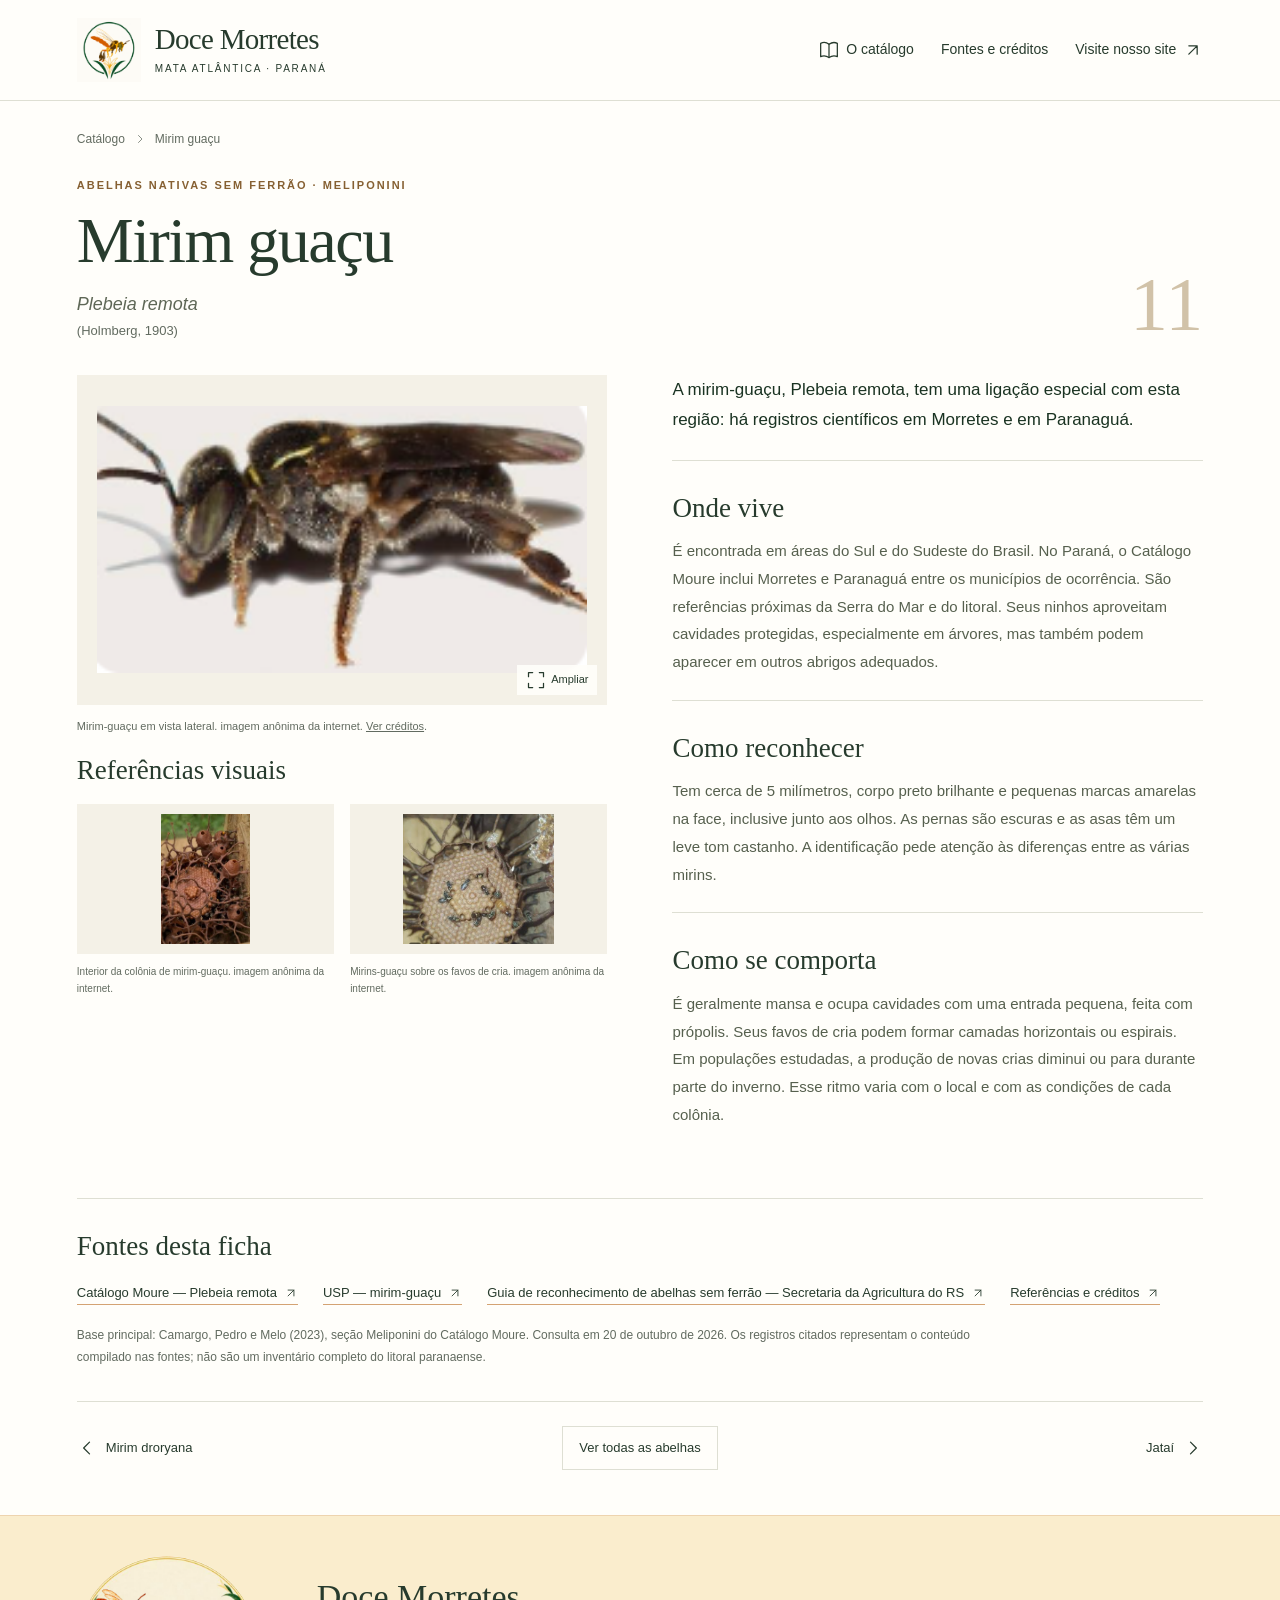
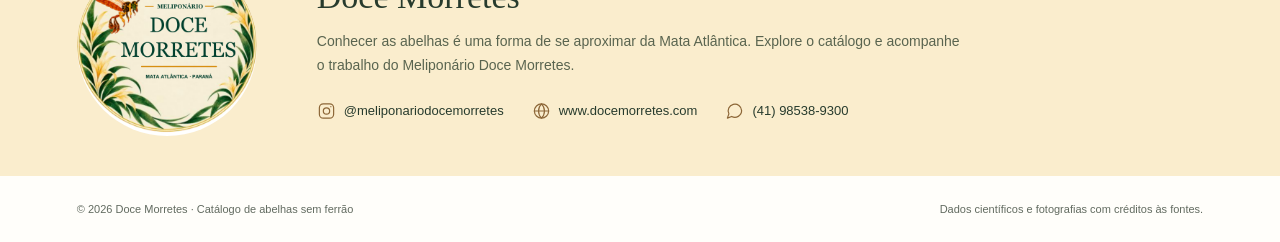
<file: mirim-guacu.html>
<!doctype html><html lang="pt-BR"><head><meta charset="utf-8"><meta name="viewport" content="width=device-width,initial-scale=1"><title>Mirim guaçu | Doce Morretes</title><meta name="description" content="Mirim guaçu — Plebeia remota. Catálogo Doce Morretes, com fontes e créditos."><meta name="theme-color" content="#1a3322"><link rel="canonical" href="https://meliponariodocemorretes.github.io/catalogo-abelhas/mirim-guacu.html"><link rel="icon" type="image/png" href="assets/icone-marca.png?v=selo-original-20261028"><link rel="stylesheet" href="assets/style.css?v=transparente-20261028"><script src="assets/site.js" defer></script></head><body><a class="skip" href="#conteudo">Ir para o conteúdo</a><header class="header"><div class="wrap header-inner"><a class="brand" href="index.html" aria-label="Doce Morretes — início do catálogo"><img src="assets/icone-marca.png?v=selo-original-20261028" width="64" height="64" alt="Ícone da marca Doce Morretes"><span class="brand-copy">Doce Morretes<small>Mata Atlântica · Paraná</small></span></a><nav class="nav" aria-label="Navegação principal"><a href="index.html#especies"><svg class="icon" viewBox="0 0 24 24" aria-hidden="true"><path d="M12 5C8 2 4 3 2 4v16c4-2 7-1 10 1 3-2 6-3 10-1V4c-4-2-7-1-10 1Z"/><path d="M12 5v16"/></svg>O catálogo</a><a href="creditos.html">Fontes e créditos</a><a href="https://www.docemorretes.com" target="_blank" rel="noopener noreferrer">Visite nosso site <svg class="icon" viewBox="0 0 24 24" aria-hidden="true"><path d="M7 17 17 7M7 7h10v10"/></svg></a></nav></div></header><main id="conteudo" class="wrap"><nav class="breadcrumbs" aria-label="Caminho da página"><a href="index.html">Catálogo</a><svg class="icon" viewBox="0 0 24 24" aria-hidden="true"><path d="m9 5 7 7-7 7"/></svg><span aria-current="page">Mirim guaçu</span></nav><div class="species-title"><div><p class="eyebrow">Abelhas nativas sem ferrão · Meliponini</p><h1>Mirim guaçu</h1><p class="scientific"><i>Plebeia remota</i><span class="authority">(Holmberg, 1903)</span></p></div><span class="entry-number" aria-label="Entrada 11">11</span></div><div class="species-layout"><div class="visual-column"><figure><div class="photo-main"><button type="button" data-photo="assets/mirim_guacu_02_detalhe.png" data-alt="Mirim-guaçu em vista lateral" data-caption="imagem anônima da internet." aria-label="Ampliar fotografia: Mirim-guaçu em vista lateral"><img src="assets/mirim_guacu_02_detalhe.png" alt="Mirim-guaçu em vista lateral" ><span class=expand><svg class="icon" viewBox="0 0 24 24" aria-hidden="true"><path d="M8 3H3v5m13-5h5v5M3 16v5h5m13-5v5h-5"/></svg>Ampliar</span></button></div><figcaption class="photo-caption">Mirim-guaçu em vista lateral. imagem anônima da internet. <a href="creditos.html#fotografias-mirim-guacu">Ver créditos</a>.</figcaption></figure><h2 class="gallery-title">Referências visuais</h2><div class="gallery" style="grid-template-columns:repeat(2,minmax(0,1fr))"><figure><button type="button" data-photo="assets/mirim_guacu_01_colonia.png" data-alt="Interior da colônia de mirim-guaçu" data-caption="imagem anônima da internet." aria-label="Ampliar fotografia: Interior da colônia de mirim-guaçu"><img src="assets/mirim_guacu_01_colonia.png" alt="Interior da colônia de mirim-guaçu" loading=lazy></button><figcaption>Interior da colônia de mirim-guaçu. imagem anônima da internet.</figcaption></figure><figure><button type="button" data-photo="assets/mirim_guacu_03_favos.png" data-alt="Mirins-guaçu sobre os favos de cria" data-caption="imagem anônima da internet." aria-label="Ampliar fotografia: Mirins-guaçu sobre os favos de cria"><img src="assets/mirim_guacu_03_favos.png" alt="Mirins-guaçu sobre os favos de cria" loading=lazy></button><figcaption>Mirins-guaçu sobre os favos de cria. imagem anônima da internet.</figcaption></figure></div></div><div class="facts"><p class="species-intro">A mirim-guaçu, Plebeia remota, tem uma ligação especial com esta região: há registros científicos em Morretes e em Paranaguá.</p><section class="fact"><h2>Onde vive</h2><p>É encontrada em áreas do Sul e do Sudeste do Brasil. No Paraná, o Catálogo Moure inclui Morretes e Paranaguá entre os municípios de ocorrência. São referências próximas da Serra do Mar e do litoral. Seus ninhos aproveitam cavidades protegidas, especialmente em árvores, mas também podem aparecer em outros abrigos adequados.</p></section><section class="fact"><h2>Como reconhecer</h2><p>Tem cerca de 5 milímetros, corpo preto brilhante e pequenas marcas amarelas na face, inclusive junto aos olhos. As pernas são escuras e as asas têm um leve tom castanho. A identificação pede atenção às diferenças entre as várias mirins.</p></section><section class="fact"><h2>Como se comporta</h2><p>É geralmente mansa e ocupa cavidades com uma entrada pequena, feita com própolis. Seus favos de cria podem formar camadas horizontais ou espirais. Em populações estudadas, a produção de novas crias diminui ou para durante parte do inverno. Esse ritmo varia com o local e com as condições de cada colônia.</p></section></div></div><section class="source-section"><h2>Fontes desta ficha</h2><ul class="source-list"><li><a href="https://moure.cria.org.br/catalogue?id=118206" target="_blank" rel="noopener noreferrer">Catálogo Moure — Plebeia remota <svg class="icon" viewBox="0 0 24 24" aria-hidden="true"><path d="M7 17 17 7M7 7h10v10"/></svg></a></li><li><a href="https://beesp.ib.usp.br/plebeia_remota.htm" target="_blank" rel="noopener noreferrer">USP — mirim-guaçu <svg class="icon" viewBox="0 0 24 24" aria-hidden="true"><path d="M7 17 17 7M7 7h10v10"/></svg></a></li><li><a href="https://www.agricultura.rs.gov.br/upload/arquivos/202308/24100830-e-book-guia-de-reconhecimento-de-abelhas-sem-ferrao-do-rio-grande-do-sul-2023-compactado.pdf" target="_blank" rel="noopener noreferrer">Guia de reconhecimento de abelhas sem ferrão — Secretaria da Agricultura do RS <svg class="icon" viewBox="0 0 24 24" aria-hidden="true"><path d="M7 17 17 7M7 7h10v10"/></svg></a></li><li><a href="creditos.html">Referências e créditos <svg class="icon" viewBox="0 0 24 24" aria-hidden="true"><path d="M7 17 17 7M7 7h10v10"/></svg></a></li></ul><p class="source-note">Base principal: Camargo, Pedro e Melo (2023), seção Meliponini do Catálogo Moure. Consulta em 20 de outubro de 2026. Os registros citados representam o conteúdo compilado nas fontes; não são um inventário completo do litoral paranaense.</p></section><nav class="entry-nav" aria-label="Outras abelhas"><a href="mirim-droryana.html"><svg class="icon" viewBox="0 0 24 24" aria-hidden="true"><path d="m15 5-7 7 7 7"/></svg>Mirim droryana</a><a class="all" href="index.html#especies">Ver todas as abelhas</a><a href="jatai.html">Jataí<svg class="icon" viewBox="0 0 24 24" aria-hidden="true"><path d="m9 5 7 7-7 7"/></svg></a></nav></main><dialog id="photo-viewer" class="viewer" aria-label="Fotografia ampliada"><button class="viewer-close" type="button">Fechar ×</button><img src="assets/mirim_guacu_02_detalhe.png" alt=""><p></p></dialog><section class="sponsor" aria-label="Doce Morretes"><div class="wrap sponsor-inner"><a href="https://www.docemorretes.com" target="_blank" rel="noopener noreferrer"><img class="sponsor-logo" src="assets/logo-principal.png?v=aquarela-20261027" width="180" height="180" alt="Meliponário Doce Morretes — logo principal"></a><div><h2>Doce Morretes</h2><p>Conhecer as abelhas é uma forma de se aproximar da Mata Atlântica. Explore o catálogo e acompanhe o trabalho do Meliponário Doce Morretes.</p><div class="contacts"><a href="https://www.instagram.com/meliponariodocemorretes/" target="_blank" rel="noopener noreferrer"><svg class="icon" viewBox="0 0 24 24" aria-hidden="true"><rect x="3" y="3" width="18" height="18" rx="5"/><circle cx="12" cy="12" r="4"/><path d="M17.5 6.5h.01"/></svg>@meliponariodocemorretes</a><a href="https://www.docemorretes.com" target="_blank" rel="noopener noreferrer"><svg class="icon" viewBox="0 0 24 24" aria-hidden="true"><circle cx="12" cy="12" r="9"/><path d="M3 12h18M12 3c-5 5-5 13 0 18 5-5 5-13 0-18Z"/></svg>www.docemorretes.com</a><a href="https://wa.me/5541985389300" target="_blank" rel="noopener noreferrer"><svg class="icon" viewBox="0 0 24 24" aria-hidden="true"><path d="M21 11.5a8.5 8.5 0 0 1-12.6 7.4L3 21l1.9-5.4A8.5 8.5 0 1 1 21 11.5Z"/></svg>(41) 98538-9300</a></div></div></div></section><footer class="wrap footer"><span>© 2026 Doce Morretes · Catálogo de abelhas sem ferrão</span><a href="creditos.html">Dados científicos e fotografias com créditos às fontes.</a></footer></body></html>
</file>
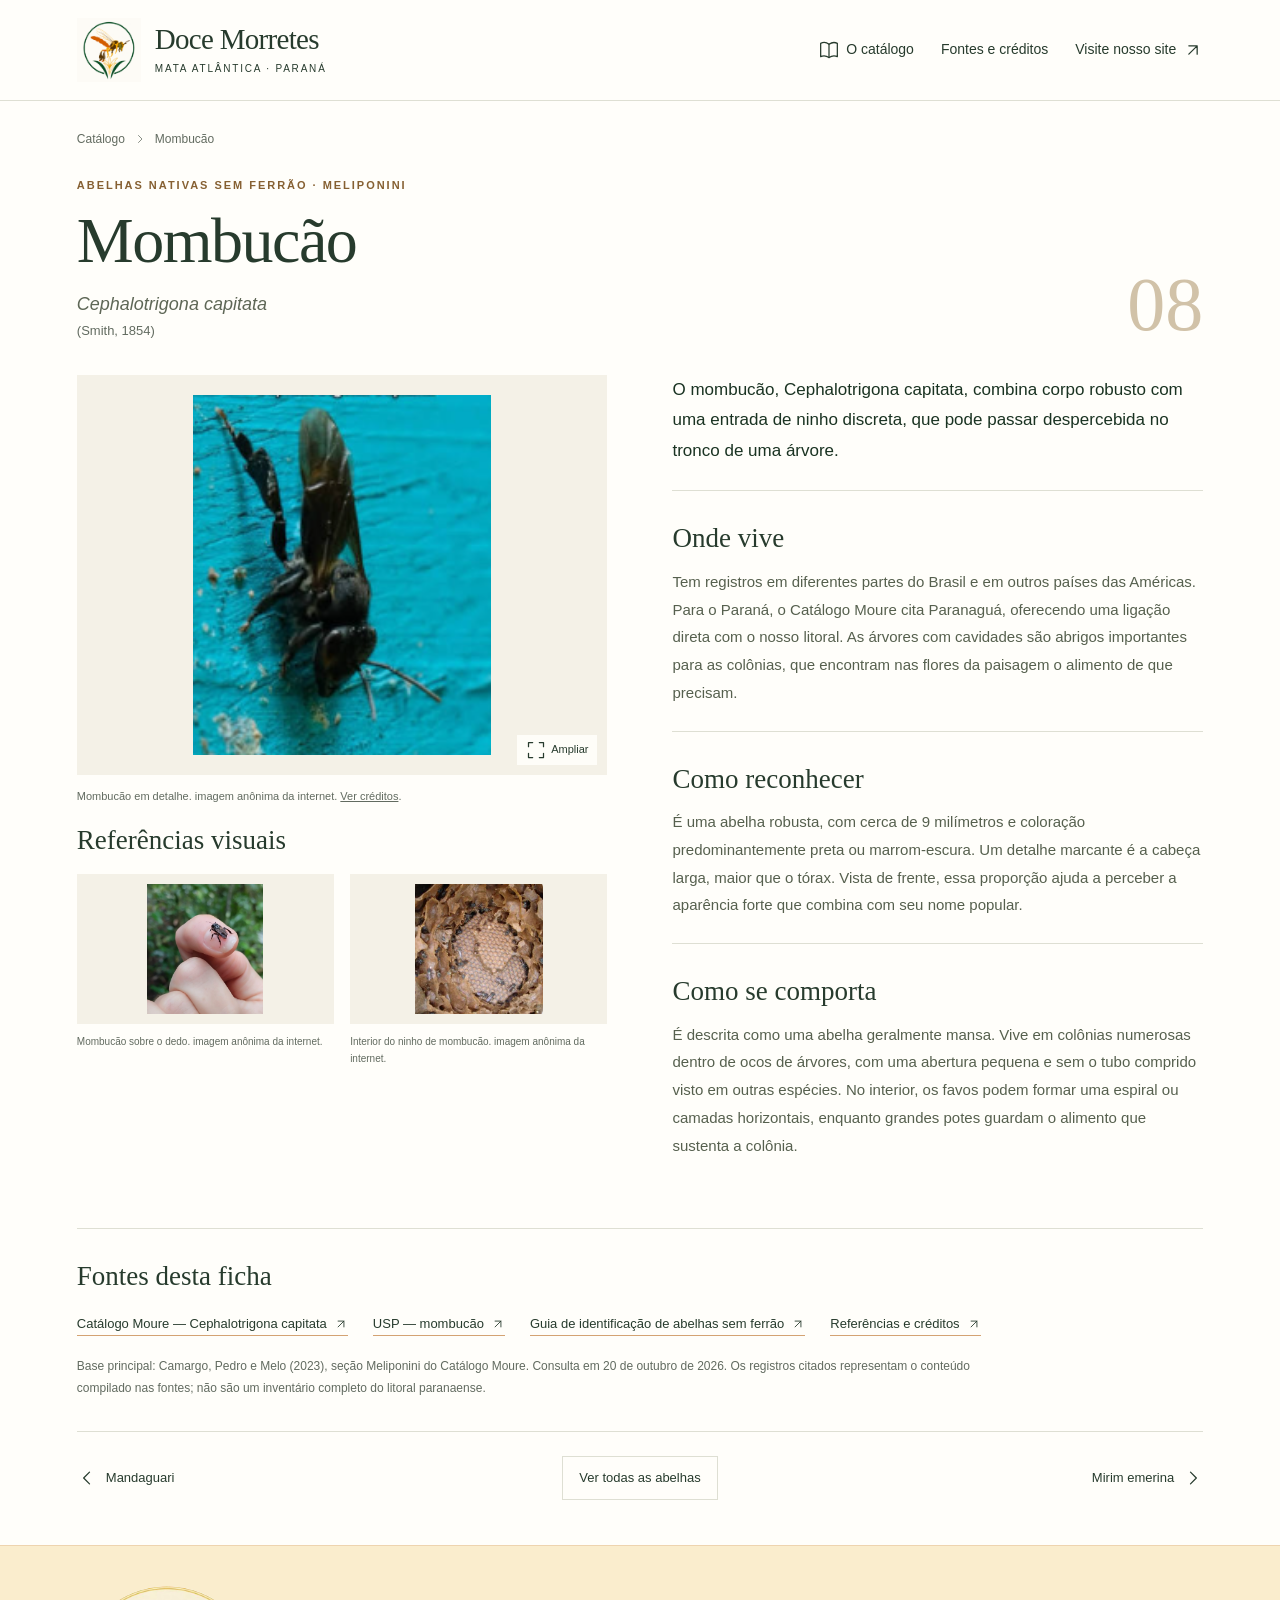
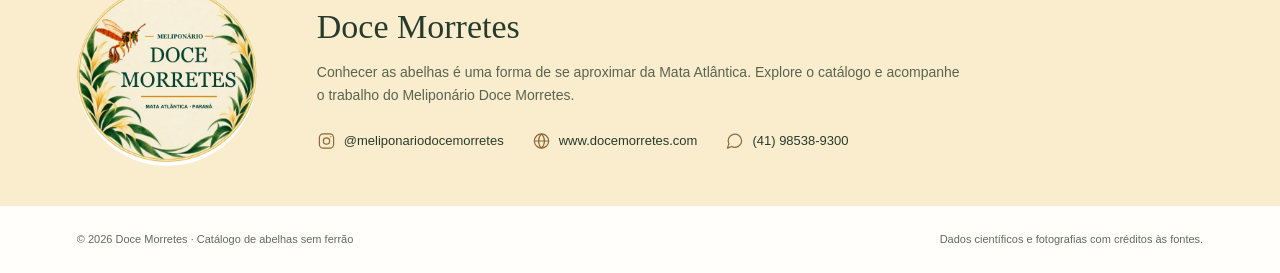
<file: mombucao.html>
<!doctype html><html lang="pt-BR"><head><meta charset="utf-8"><meta name="viewport" content="width=device-width,initial-scale=1"><title>Mombucão | Doce Morretes</title><meta name="description" content="Mombucão — Cephalotrigona capitata. Catálogo Doce Morretes, com fontes e créditos."><meta name="theme-color" content="#1a3322"><link rel="canonical" href="https://meliponariodocemorretes.github.io/catalogo-abelhas/mombucao.html"><link rel="icon" type="image/png" href="assets/icone-marca.png?v=selo-original-20261028"><link rel="stylesheet" href="assets/style.css?v=transparente-20261028"><script src="assets/site.js" defer></script></head><body><a class="skip" href="#conteudo">Ir para o conteúdo</a><header class="header"><div class="wrap header-inner"><a class="brand" href="index.html" aria-label="Doce Morretes — início do catálogo"><img src="assets/icone-marca.png?v=selo-original-20261028" width="64" height="64" alt="Ícone da marca Doce Morretes"><span class="brand-copy">Doce Morretes<small>Mata Atlântica · Paraná</small></span></a><nav class="nav" aria-label="Navegação principal"><a href="index.html#especies"><svg class="icon" viewBox="0 0 24 24" aria-hidden="true"><path d="M12 5C8 2 4 3 2 4v16c4-2 7-1 10 1 3-2 6-3 10-1V4c-4-2-7-1-10 1Z"/><path d="M12 5v16"/></svg>O catálogo</a><a href="creditos.html">Fontes e créditos</a><a href="https://www.docemorretes.com" target="_blank" rel="noopener noreferrer">Visite nosso site <svg class="icon" viewBox="0 0 24 24" aria-hidden="true"><path d="M7 17 17 7M7 7h10v10"/></svg></a></nav></div></header><main id="conteudo" class="wrap"><nav class="breadcrumbs" aria-label="Caminho da página"><a href="index.html">Catálogo</a><svg class="icon" viewBox="0 0 24 24" aria-hidden="true"><path d="m9 5 7 7-7 7"/></svg><span aria-current="page">Mombucão</span></nav><div class="species-title"><div><p class="eyebrow">Abelhas nativas sem ferrão · Meliponini</p><h1>Mombucão</h1><p class="scientific"><i>Cephalotrigona capitata</i><span class="authority">(Smith, 1854)</span></p></div><span class="entry-number" aria-label="Entrada 8">08</span></div><div class="species-layout"><div class="visual-column"><figure><div class="photo-main"><button type="button" data-photo="assets/mombucao_01_detalhe.png" data-alt="Mombucão em detalhe" data-caption="imagem anônima da internet." aria-label="Ampliar fotografia: Mombucão em detalhe"><img src="assets/mombucao_01_detalhe.png" alt="Mombucão em detalhe" ><span class=expand><svg class="icon" viewBox="0 0 24 24" aria-hidden="true"><path d="M8 3H3v5m13-5h5v5M3 16v5h5m13-5v5h-5"/></svg>Ampliar</span></button></div><figcaption class="photo-caption">Mombucão em detalhe. imagem anônima da internet. <a href="creditos.html#fotografias-mombucao">Ver créditos</a>.</figcaption></figure><h2 class="gallery-title">Referências visuais</h2><div class="gallery" style="grid-template-columns:repeat(2,minmax(0,1fr))"><figure><button type="button" data-photo="assets/mombucao_02_sobre_o_dedo.png" data-alt="Mombucão sobre o dedo" data-caption="imagem anônima da internet." aria-label="Ampliar fotografia: Mombucão sobre o dedo"><img src="assets/mombucao_02_sobre_o_dedo.png" alt="Mombucão sobre o dedo" loading=lazy></button><figcaption>Mombucão sobre o dedo. imagem anônima da internet.</figcaption></figure><figure><button type="button" data-photo="assets/mombucao_03_interior_ninho.png" data-alt="Interior do ninho de mombucão" data-caption="imagem anônima da internet." aria-label="Ampliar fotografia: Interior do ninho de mombucão"><img src="assets/mombucao_03_interior_ninho.png" alt="Interior do ninho de mombucão" loading=lazy></button><figcaption>Interior do ninho de mombucão. imagem anônima da internet.</figcaption></figure></div></div><div class="facts"><p class="species-intro">O mombucão, Cephalotrigona capitata, combina corpo robusto com uma entrada de ninho discreta, que pode passar despercebida no tronco de uma árvore.</p><section class="fact"><h2>Onde vive</h2><p>Tem registros em diferentes partes do Brasil e em outros países das Américas. Para o Paraná, o Catálogo Moure cita Paranaguá, oferecendo uma ligação direta com o nosso litoral. As árvores com cavidades são abrigos importantes para as colônias, que encontram nas flores da paisagem o alimento de que precisam.</p></section><section class="fact"><h2>Como reconhecer</h2><p>É uma abelha robusta, com cerca de 9 milímetros e coloração predominantemente preta ou marrom-escura. Um detalhe marcante é a cabeça larga, maior que o tórax. Vista de frente, essa proporção ajuda a perceber a aparência forte que combina com seu nome popular.</p></section><section class="fact"><h2>Como se comporta</h2><p>É descrita como uma abelha geralmente mansa. Vive em colônias numerosas dentro de ocos de árvores, com uma abertura pequena e sem o tubo comprido visto em outras espécies. No interior, os favos podem formar uma espiral ou camadas horizontais, enquanto grandes potes guardam o alimento que sustenta a colônia.</p></section></div></div><section class="source-section"><h2>Fontes desta ficha</h2><ul class="source-list"><li><a href="https://moure.cria.org.br/catalogue?id=117746" target="_blank" rel="noopener noreferrer">Catálogo Moure — Cephalotrigona capitata <svg class="icon" viewBox="0 0 24 24" aria-hidden="true"><path d="M7 17 17 7M7 7h10v10"/></svg></a></li><li><a href="https://beesp.ib.usp.br/cephalotrigona_capitata.htm" target="_blank" rel="noopener noreferrer">USP — mombucão <svg class="icon" viewBox="0 0 24 24" aria-hidden="true"><path d="M7 17 17 7M7 7h10v10"/></svg></a></li><li><a href="https://ibeasa.org/wp-content/uploads/2021/01/Guia-Identificac%CC%A7a%CC%83o-de-Abelhas-Sem-Ferra%CC%83o.pdf" target="_blank" rel="noopener noreferrer">Guia de identificação de abelhas sem ferrão <svg class="icon" viewBox="0 0 24 24" aria-hidden="true"><path d="M7 17 17 7M7 7h10v10"/></svg></a></li><li><a href="creditos.html">Referências e créditos <svg class="icon" viewBox="0 0 24 24" aria-hidden="true"><path d="M7 17 17 7M7 7h10v10"/></svg></a></li></ul><p class="source-note">Base principal: Camargo, Pedro e Melo (2023), seção Meliponini do Catálogo Moure. Consulta em 20 de outubro de 2026. Os registros citados representam o conteúdo compilado nas fontes; não são um inventário completo do litoral paranaense.</p></section><nav class="entry-nav" aria-label="Outras abelhas"><a href="mandaguari.html"><svg class="icon" viewBox="0 0 24 24" aria-hidden="true"><path d="m15 5-7 7 7 7"/></svg>Mandaguari</a><a class="all" href="index.html#especies">Ver todas as abelhas</a><a href="mirim-emerina.html">Mirim emerina<svg class="icon" viewBox="0 0 24 24" aria-hidden="true"><path d="m9 5 7 7-7 7"/></svg></a></nav></main><dialog id="photo-viewer" class="viewer" aria-label="Fotografia ampliada"><button class="viewer-close" type="button">Fechar ×</button><img src="assets/mombucao_01_detalhe.png" alt=""><p></p></dialog><section class="sponsor" aria-label="Doce Morretes"><div class="wrap sponsor-inner"><a href="https://www.docemorretes.com" target="_blank" rel="noopener noreferrer"><img class="sponsor-logo" src="assets/logo-principal.png?v=aquarela-20261027" width="180" height="180" alt="Meliponário Doce Morretes — logo principal"></a><div><h2>Doce Morretes</h2><p>Conhecer as abelhas é uma forma de se aproximar da Mata Atlântica. Explore o catálogo e acompanhe o trabalho do Meliponário Doce Morretes.</p><div class="contacts"><a href="https://www.instagram.com/meliponariodocemorretes/" target="_blank" rel="noopener noreferrer"><svg class="icon" viewBox="0 0 24 24" aria-hidden="true"><rect x="3" y="3" width="18" height="18" rx="5"/><circle cx="12" cy="12" r="4"/><path d="M17.5 6.5h.01"/></svg>@meliponariodocemorretes</a><a href="https://www.docemorretes.com" target="_blank" rel="noopener noreferrer"><svg class="icon" viewBox="0 0 24 24" aria-hidden="true"><circle cx="12" cy="12" r="9"/><path d="M3 12h18M12 3c-5 5-5 13 0 18 5-5 5-13 0-18Z"/></svg>www.docemorretes.com</a><a href="https://wa.me/5541985389300" target="_blank" rel="noopener noreferrer"><svg class="icon" viewBox="0 0 24 24" aria-hidden="true"><path d="M21 11.5a8.5 8.5 0 0 1-12.6 7.4L3 21l1.9-5.4A8.5 8.5 0 1 1 21 11.5Z"/></svg>(41) 98538-9300</a></div></div></div></section><footer class="wrap footer"><span>© 2026 Doce Morretes · Catálogo de abelhas sem ferrão</span><a href="creditos.html">Dados científicos e fotografias com créditos às fontes.</a></footer></body></html>
</file>
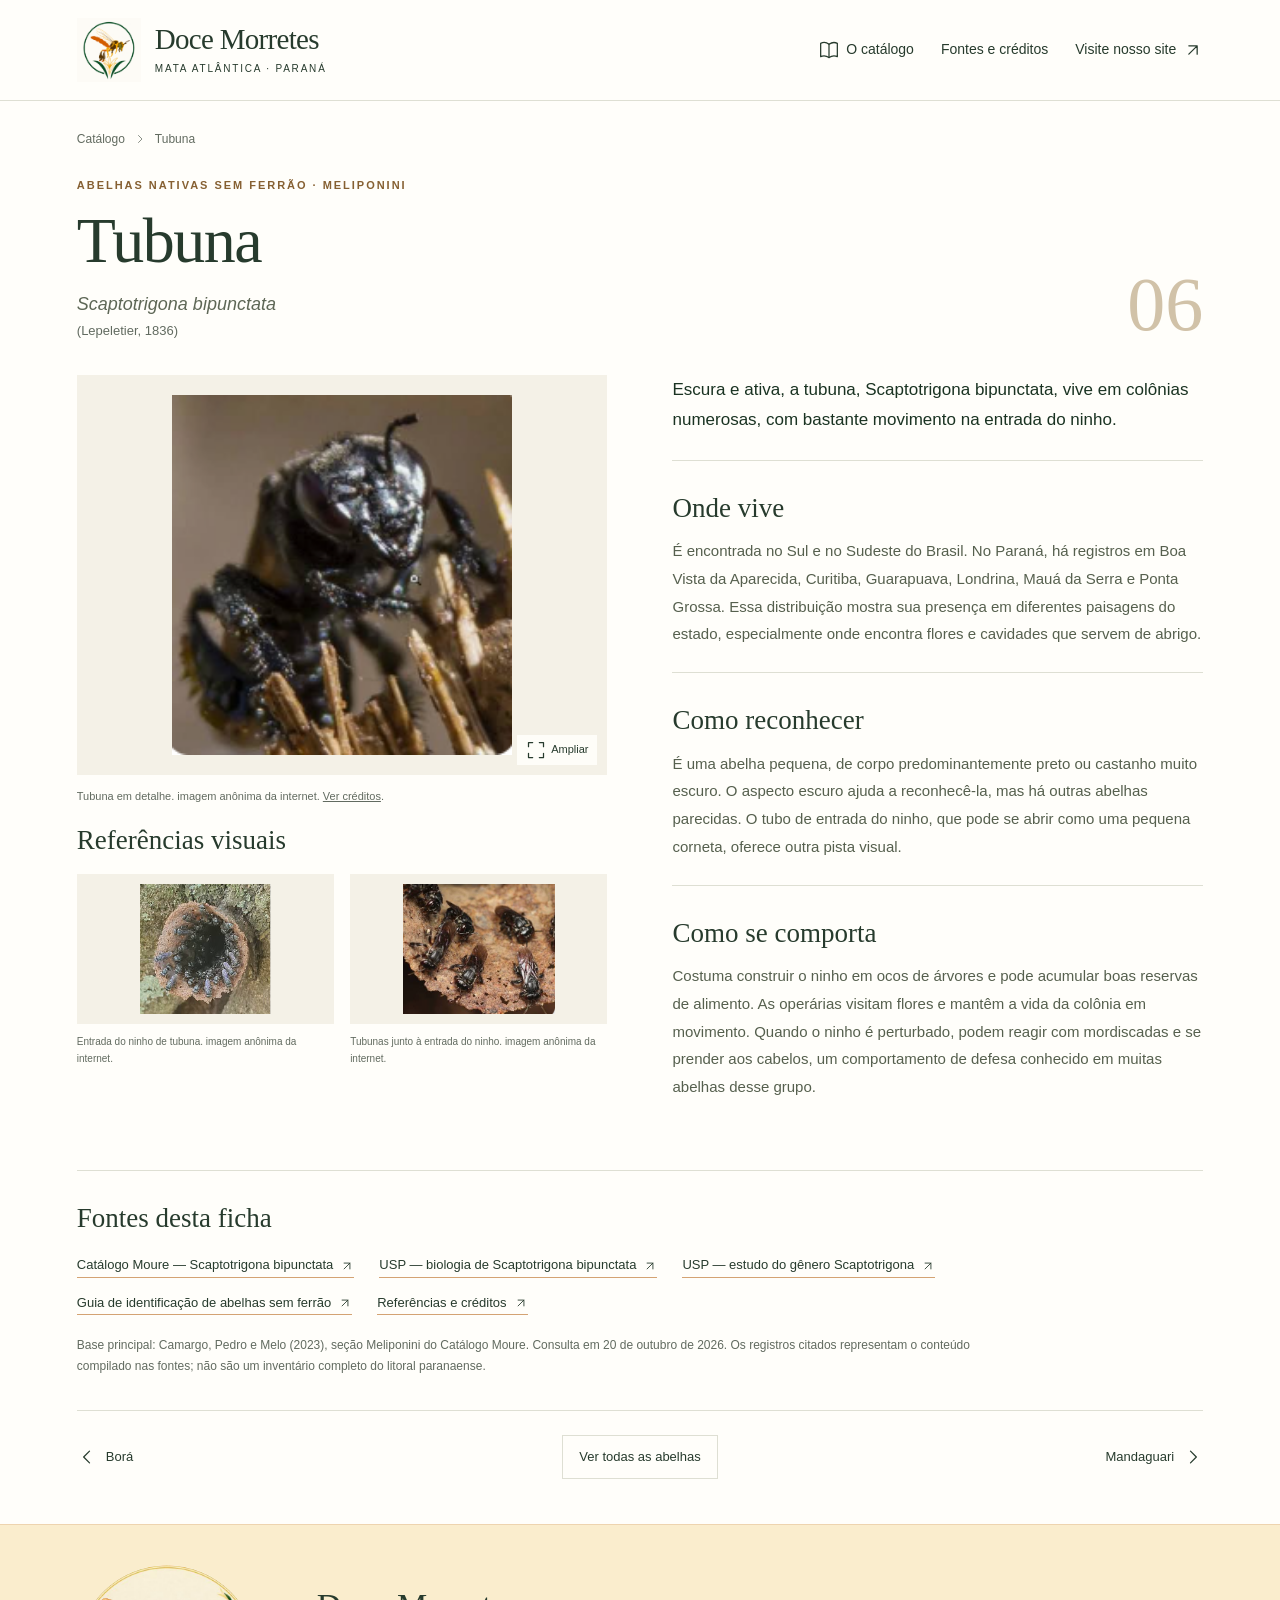
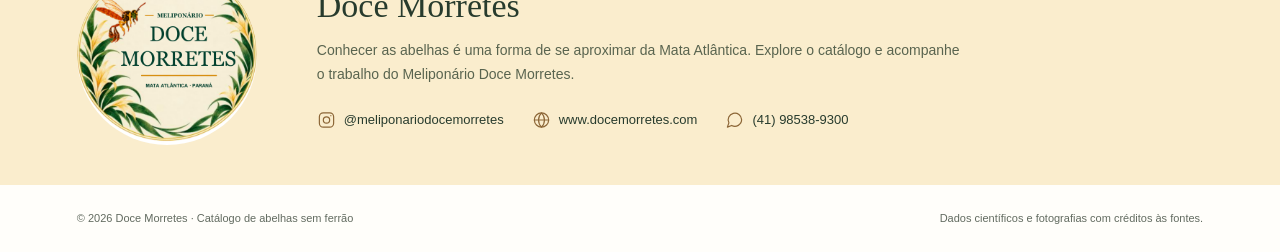
<file: tubuna.html>
<!doctype html><html lang="pt-BR"><head><meta charset="utf-8"><meta name="viewport" content="width=device-width,initial-scale=1"><title>Tubuna | Doce Morretes</title><meta name="description" content="Tubuna — Scaptotrigona bipunctata. Catálogo Doce Morretes, com fontes e créditos."><meta name="theme-color" content="#1a3322"><link rel="canonical" href="https://meliponariodocemorretes.github.io/catalogo-abelhas/tubuna.html"><link rel="icon" type="image/png" href="assets/icone-marca.png?v=selo-original-20261028"><link rel="stylesheet" href="assets/style.css?v=transparente-20261028"><script src="assets/site.js" defer></script></head><body><a class="skip" href="#conteudo">Ir para o conteúdo</a><header class="header"><div class="wrap header-inner"><a class="brand" href="index.html" aria-label="Doce Morretes — início do catálogo"><img src="assets/icone-marca.png?v=selo-original-20261028" width="64" height="64" alt="Ícone da marca Doce Morretes"><span class="brand-copy">Doce Morretes<small>Mata Atlântica · Paraná</small></span></a><nav class="nav" aria-label="Navegação principal"><a href="index.html#especies"><svg class="icon" viewBox="0 0 24 24" aria-hidden="true"><path d="M12 5C8 2 4 3 2 4v16c4-2 7-1 10 1 3-2 6-3 10-1V4c-4-2-7-1-10 1Z"/><path d="M12 5v16"/></svg>O catálogo</a><a href="creditos.html">Fontes e créditos</a><a href="https://www.docemorretes.com" target="_blank" rel="noopener noreferrer">Visite nosso site <svg class="icon" viewBox="0 0 24 24" aria-hidden="true"><path d="M7 17 17 7M7 7h10v10"/></svg></a></nav></div></header><main id="conteudo" class="wrap"><nav class="breadcrumbs" aria-label="Caminho da página"><a href="index.html">Catálogo</a><svg class="icon" viewBox="0 0 24 24" aria-hidden="true"><path d="m9 5 7 7-7 7"/></svg><span aria-current="page">Tubuna</span></nav><div class="species-title"><div><p class="eyebrow">Abelhas nativas sem ferrão · Meliponini</p><h1>Tubuna</h1><p class="scientific"><i>Scaptotrigona bipunctata</i><span class="authority">(Lepeletier, 1836)</span></p></div><span class="entry-number" aria-label="Entrada 6">06</span></div><div class="species-layout"><div class="visual-column"><figure><div class="photo-main"><button type="button" data-photo="assets/tubuna_02_detalhe.png" data-alt="Tubuna em detalhe" data-caption="imagem anônima da internet." aria-label="Ampliar fotografia: Tubuna em detalhe"><img src="assets/tubuna_02_detalhe.png" alt="Tubuna em detalhe" ><span class=expand><svg class="icon" viewBox="0 0 24 24" aria-hidden="true"><path d="M8 3H3v5m13-5h5v5M3 16v5h5m13-5v5h-5"/></svg>Ampliar</span></button></div><figcaption class="photo-caption">Tubuna em detalhe. imagem anônima da internet. <a href="creditos.html#fotografias-tubuna">Ver créditos</a>.</figcaption></figure><h2 class="gallery-title">Referências visuais</h2><div class="gallery" style="grid-template-columns:repeat(2,minmax(0,1fr))"><figure><button type="button" data-photo="assets/tubuna_01_entrada_ninho.png" data-alt="Entrada do ninho de tubuna" data-caption="imagem anônima da internet." aria-label="Ampliar fotografia: Entrada do ninho de tubuna"><img src="assets/tubuna_01_entrada_ninho.png" alt="Entrada do ninho de tubuna" loading=lazy></button><figcaption>Entrada do ninho de tubuna. imagem anônima da internet.</figcaption></figure><figure><button type="button" data-photo="assets/tubuna_03_abelhas_no_ninho.png" data-alt="Tubunas junto à entrada do ninho" data-caption="imagem anônima da internet." aria-label="Ampliar fotografia: Tubunas junto à entrada do ninho"><img src="assets/tubuna_03_abelhas_no_ninho.png" alt="Tubunas junto à entrada do ninho" loading=lazy></button><figcaption>Tubunas junto à entrada do ninho. imagem anônima da internet.</figcaption></figure></div></div><div class="facts"><p class="species-intro">Escura e ativa, a tubuna, Scaptotrigona bipunctata, vive em colônias numerosas, com bastante movimento na entrada do ninho.</p><section class="fact"><h2>Onde vive</h2><p>É encontrada no Sul e no Sudeste do Brasil. No Paraná, há registros em Boa Vista da Aparecida, Curitiba, Guarapuava, Londrina, Mauá da Serra e Ponta Grossa. Essa distribuição mostra sua presença em diferentes paisagens do estado, especialmente onde encontra flores e cavidades que servem de abrigo.</p></section><section class="fact"><h2>Como reconhecer</h2><p>É uma abelha pequena, de corpo predominantemente preto ou castanho muito escuro. O aspecto escuro ajuda a reconhecê-la, mas há outras abelhas parecidas. O tubo de entrada do ninho, que pode se abrir como uma pequena corneta, oferece outra pista visual.</p></section><section class="fact"><h2>Como se comporta</h2><p>Costuma construir o ninho em ocos de árvores e pode acumular boas reservas de alimento. As operárias visitam flores e mantêm a vida da colônia em movimento. Quando o ninho é perturbado, podem reagir com mordiscadas e se prender aos cabelos, um comportamento de defesa conhecido em muitas abelhas desse grupo.</p></section></div></div><section class="source-section"><h2>Fontes desta ficha</h2><ul class="source-list"><li><a href="https://moure.cria.org.br/catalogue?id=118178" target="_blank" rel="noopener noreferrer">Catálogo Moure — Scaptotrigona bipunctata <svg class="icon" viewBox="0 0 24 24" aria-hidden="true"><path d="M7 17 17 7M7 7h10v10"/></svg></a></li><li><a href="https://teses.usp.br/teses/disponiveis/59/59131/tde-16042025-114346/pt-br.html" target="_blank" rel="noopener noreferrer">USP — biologia de Scaptotrigona bipunctata <svg class="icon" viewBox="0 0 24 24" aria-hidden="true"><path d="M7 17 17 7M7 7h10v10"/></svg></a></li><li><a href="https://www.teses.usp.br/teses/disponiveis/59/59131/tde-27082024-155719/publico/MatheusMCarvalho_resumida.pdf" target="_blank" rel="noopener noreferrer">USP — estudo do gênero Scaptotrigona <svg class="icon" viewBox="0 0 24 24" aria-hidden="true"><path d="M7 17 17 7M7 7h10v10"/></svg></a></li><li><a href="https://ibeasa.org/wp-content/uploads/2021/01/Guia-Identificac%CC%A7a%CC%83o-de-Abelhas-Sem-Ferra%CC%83o.pdf" target="_blank" rel="noopener noreferrer">Guia de identificação de abelhas sem ferrão <svg class="icon" viewBox="0 0 24 24" aria-hidden="true"><path d="M7 17 17 7M7 7h10v10"/></svg></a></li><li><a href="creditos.html">Referências e créditos <svg class="icon" viewBox="0 0 24 24" aria-hidden="true"><path d="M7 17 17 7M7 7h10v10"/></svg></a></li></ul><p class="source-note">Base principal: Camargo, Pedro e Melo (2023), seção Meliponini do Catálogo Moure. Consulta em 20 de outubro de 2026. Os registros citados representam o conteúdo compilado nas fontes; não são um inventário completo do litoral paranaense.</p></section><nav class="entry-nav" aria-label="Outras abelhas"><a href="bora.html"><svg class="icon" viewBox="0 0 24 24" aria-hidden="true"><path d="m15 5-7 7 7 7"/></svg>Borá</a><a class="all" href="index.html#especies">Ver todas as abelhas</a><a href="mandaguari.html">Mandaguari<svg class="icon" viewBox="0 0 24 24" aria-hidden="true"><path d="m9 5 7 7-7 7"/></svg></a></nav></main><dialog id="photo-viewer" class="viewer" aria-label="Fotografia ampliada"><button class="viewer-close" type="button">Fechar ×</button><img src="assets/tubuna_02_detalhe.png" alt=""><p></p></dialog><section class="sponsor" aria-label="Doce Morretes"><div class="wrap sponsor-inner"><a href="https://www.docemorretes.com" target="_blank" rel="noopener noreferrer"><img class="sponsor-logo" src="assets/logo-principal.png?v=aquarela-20261027" width="180" height="180" alt="Meliponário Doce Morretes — logo principal"></a><div><h2>Doce Morretes</h2><p>Conhecer as abelhas é uma forma de se aproximar da Mata Atlântica. Explore o catálogo e acompanhe o trabalho do Meliponário Doce Morretes.</p><div class="contacts"><a href="https://www.instagram.com/meliponariodocemorretes/" target="_blank" rel="noopener noreferrer"><svg class="icon" viewBox="0 0 24 24" aria-hidden="true"><rect x="3" y="3" width="18" height="18" rx="5"/><circle cx="12" cy="12" r="4"/><path d="M17.5 6.5h.01"/></svg>@meliponariodocemorretes</a><a href="https://www.docemorretes.com" target="_blank" rel="noopener noreferrer"><svg class="icon" viewBox="0 0 24 24" aria-hidden="true"><circle cx="12" cy="12" r="9"/><path d="M3 12h18M12 3c-5 5-5 13 0 18 5-5 5-13 0-18Z"/></svg>www.docemorretes.com</a><a href="https://wa.me/5541985389300" target="_blank" rel="noopener noreferrer"><svg class="icon" viewBox="0 0 24 24" aria-hidden="true"><path d="M21 11.5a8.5 8.5 0 0 1-12.6 7.4L3 21l1.9-5.4A8.5 8.5 0 1 1 21 11.5Z"/></svg>(41) 98538-9300</a></div></div></div></section><footer class="wrap footer"><span>© 2026 Doce Morretes · Catálogo de abelhas sem ferrão</span><a href="creditos.html">Dados científicos e fotografias com créditos às fontes.</a></footer></body></html>
</file>
<file: assets/style.css>
:root{--green:#1a3322;--gold:#d4a373;--cream:#faedcd;--paper:#fffefa;--text:#273b2d;--muted:#626b60;--line:#dedfd3;--serif:Georgia,'Times New Roman',serif;--sans:'Segoe UI',Arial,sans-serif}*{box-sizing:border-box}html{scroll-behavior:smooth;scroll-padding-top:32px}body{margin:0;background:var(--paper);color:var(--text);font:16px/1.7 var(--sans);-webkit-font-smoothing:antialiased}a{color:inherit;text-decoration:none}a:hover{text-decoration:underline;text-underline-offset:5px}button,input{font:inherit}button{cursor:pointer}a:focus-visible,button:focus-visible,input:focus-visible,summary:focus-visible{outline:3px solid #9a6a29;outline-offset:5px}h1,h2,h3{font-family:var(--serif);font-weight:400;line-height:1.13;margin:0}p,figure{margin:0}img{max-width:100%}.wrap{width:min(1200px,88%);margin:auto}.skip{position:absolute;top:-80px;left:16px;z-index:100;background:white;padding:12px}.skip:focus{top:10px}.offering{background:var(--green);color:var(--cream);font-size:12px;letter-spacing:.12em;text-align:center;padding:9px 15px}.offering strong{font-weight:600}.header{border-bottom:1px solid var(--line)}.header-inner{display:flex;justify-content:space-between;align-items:center;gap:24px;padding-block:18px}.brand{display:flex;align-items:center;gap:14px}.brand img{width:64px;height:64px;object-fit:contain;mix-blend-mode:multiply}.brand-copy{font:29px/1.05 var(--serif);letter-spacing:-.7px}.brand-copy small{display:block;margin-top:7px;font:10px/1.4 var(--sans);letter-spacing:.18em;text-transform:uppercase}.nav{display:flex;gap:27px;font-size:14px;align-items:center}.nav a{display:flex;gap:7px;align-items:center}.icon{width:20px;height:20px;display:inline-block;vertical-align:middle;fill:none;stroke:currentColor;stroke-width:1.5;stroke-linecap:round;stroke-linejoin:round;flex-shrink:0}.eyebrow{font-size:11px;letter-spacing:.18em;text-transform:uppercase;color:#866032;font-weight:600}.hero{display:grid;grid-template-columns:1.25fr .75fr;gap:80px;align-items:center;padding-block:64px}.hero h1{font-size:clamp(42px,5.2vw,72px);letter-spacing:-1.7px;margin:15px 0 23px}.hero h1 em{color:#765b31;font-weight:400}.hero .lead{color:var(--muted);max-width:630px;font-size:17px;line-height:1.8}.hero-brand{padding:0;background:transparent;border:0;position:relative}.hero-brand>img{display:block;width:100%;height:auto}.hero-brand figcaption{text-align:center;font-size:11px;letter-spacing:.12em;text-transform:uppercase;padding:12px 0 2px}.hero-actions{display:flex;gap:15px;margin-top:28px;flex-wrap:wrap}.button{display:inline-flex;justify-content:center;align-items:center;gap:11px;border:1px solid var(--green);background:var(--green);color:var(--paper);padding:12px 19px;font-size:14px;line-height:1.5;transition:background .2s}.button:hover{background:#2d4b36;text-decoration:none}.button.secondary{background:transparent;color:var(--green)}.button.secondary:hover{background:var(--cream)}.region-strip{border-block:1px solid var(--line);display:flex;justify-content:space-between;gap:25px;padding:20px 0;font-size:13px;color:var(--muted)}.region-strip span{display:flex;gap:10px;align-items:center}.catalog{padding-block:64px}.section-heading{display:flex;align-items:end;justify-content:space-between;gap:25px;margin-bottom:28px}.section-heading h2{font-size:39px;margin-top:9px}.search{display:flex;align-items:center;gap:9px;border-bottom:1px solid var(--green);padding:9px 0;min-width:270px}.search input{background:transparent;border:0;min-width:0;width:100%;font-size:14px;color:var(--green)}.search input:focus{outline:0}.species-grid{display:grid;grid-template-columns:repeat(3,minmax(0,1fr));gap:40px 28px}.species-card{border-bottom:1px solid var(--line);padding-bottom:22px}.species-card .cover{display:block;background:#f4f1e7;aspect-ratio:1.42;overflow:hidden;margin-bottom:18px}.species-card .cover>img{width:100%;height:100%;object-fit:contain;padding:10px}.species-card .card-label{display:flex;align-items:center;justify-content:space-between;gap:16px;font-size:10px;letter-spacing:.12em;color:#866032;text-transform:uppercase}.species-card h3{font-size:29px;margin:9px 0 7px}.species-card .latin{font-size:13px;color:var(--muted);line-height:1.5;min-height:40px}.species-card .open{display:inline-flex;gap:9px;align-items:center;margin-top:17px;font-size:13px}.species-card .open .icon{width:16px}.placeholder{display:flex;flex-direction:column;align-items:center;justify-content:center;height:100%;min-height:170px;padding:25px;text-align:center;color:#65705c;background:#f4f1e7;gap:10px}.placeholder .icon{width:34px;height:34px;color:#aa8658;stroke-width:1.1}.placeholder strong{font-weight:400;font-size:14px}.placeholder small{font-size:11px;color:#777b70}.empty-search{padding:35px 0;color:var(--muted)}.method{padding:52px 0;border-top:1px solid var(--line);display:grid;grid-template-columns:.8fr 1.2fr;gap:70px}.method h2{font-size:35px;margin-top:12px}.method p{color:var(--muted);max-width:700px}.method a{display:inline-block;border-bottom:1px solid var(--gold);margin-top:15px;font-size:14px}.sponsor{background:var(--cream);border-top:1px solid #d4a37355;padding:40px 0}.sponsor-inner{display:grid;grid-template-columns:190px 1fr;gap:50px;align-items:center}.sponsor-logo{width:180px;border-radius:50%;display:block}.sponsor h2{font-size:34px;margin:8px 0 14px}.sponsor p{font-size:14px;max-width:650px;color:#59644f}.contacts{display:flex;gap:12px 28px;flex-wrap:wrap;margin-top:22px}.contacts a{display:inline-flex;align-items:center;gap:8px;font-size:13px}.contacts .icon{color:#8c6637;width:19px}.footer{padding:24px 0;display:flex;justify-content:space-between;gap:18px;font-size:11px;color:var(--muted)}.breadcrumbs{display:flex;align-items:center;gap:9px;color:var(--muted);font-size:12px;padding-top:28px;flex-wrap:wrap}.breadcrumbs .icon{width:12px}.species-title{padding:27px 0 33px;display:flex;justify-content:space-between;align-items:end;gap:30px}.species-title h1{font-size:clamp(44px,5vw,66px);margin:10px 0 13px;letter-spacing:-1.5px}.scientific{font-size:18px;color:#5e6756;line-height:1.65}.authority{font-size:13px;display:block;font-style:normal;color:var(--muted)}.entry-number{font:76px/1 var(--serif);color:#d1c2a8}.species-layout{display:grid;grid-template-columns:1fr 1fr;gap:65px;align-items:start;padding-bottom:45px}.photo-main{background:#f4f1e7;min-height:330px;display:grid;place-items:center;position:relative}.photo-main>.placeholder{min-height:360px;width:100%}.photo-main img{width:100%;max-height:400px;object-fit:contain;display:block;padding:20px}.photo-main button{background:none;border:0;padding:0;width:100%;color:inherit}.photo-main .expand{position:absolute;bottom:10px;right:10px;background:#fffefae8;padding:5px 9px;font-size:11px;display:flex;align-items:center;gap:5px}.photo-caption{font-size:11px;line-height:1.65;color:var(--muted);padding:12px 0 20px}.photo-caption a{text-decoration:underline}.fact{padding:24px 0;border-top:1px solid var(--line)}.fact:first-child{padding-top:0;border:0}.fact h2{font-size:27px;margin:8px 0 14px}.fact p{font-size:15px;line-height:1.85;color:#56604e}.fact .eyebrow{font-size:10px}.gallery-title{font-size:27px;margin-bottom:19px}.gallery{display:grid;grid-template-columns:repeat(3,minmax(0,1fr));gap:16px}.gallery button{width:100%;height:150px;background:#f4f1e7;border:0;padding:10px;display:block}.gallery img{width:100%;height:100%;object-fit:contain}.gallery figcaption{font-size:10px;color:var(--muted);line-height:1.7;margin-top:9px}.gallery .placeholder{min-height:150px;font-size:12px;padding:10px}.gallery .placeholder strong{font-size:12px}.source-section{padding:32px 0;border-top:1px solid var(--line)}.source-section h2{font-size:27px;margin-bottom:17px}.source-list{list-style:none;margin:0;padding:0;display:flex;flex-wrap:wrap;gap:10px 25px}.source-list a{display:inline-flex;align-items:center;gap:7px;font-size:13px;border-bottom:1px solid var(--gold)}.source-list .icon{width:14px}.source-note{font-size:12px;color:var(--muted);max-width:900px;margin-top:20px;line-height:1.8}.entry-nav{border-top:1px solid var(--line);padding:24px 0 45px;display:grid;grid-template-columns:1fr auto 1fr;gap:18px;align-items:center;font-size:13px}.entry-nav a{display:flex;align-items:center;gap:9px}.entry-nav a:last-child{justify-content:end;text-align:right}.entry-nav .all{border:1px solid var(--line);padding:10px 16px}.content-page{max-width:880px;padding-block:38px 65px}.content-page h1{font-size:54px;margin:12px 0 25px}.content-page h2{font-size:30px;margin:35px 0 16px}.content-page p{margin:15px 0;color:#56604e}.content-page li{margin-bottom:17px;overflow-wrap:anywhere}.credit-item{padding:24px 0;border-top:1px solid var(--line)}.credit-item h3{font-size:24px}.credit-item p{font-size:14px}.credit-item a{text-decoration:underline;font-size:13px}.content-page .brand-details{background:#faedcd77;padding:25px;margin-top:32px}.viewer{max-width:min(1000px,92vw);max-height:90vh;border:1px solid var(--line);background:var(--paper);padding:22px}.viewer::backdrop{background:#14251de8}.viewer img{display:block;max-width:100%;max-height:72vh;object-fit:contain;margin:auto}.viewer .viewer-close{display:block;margin:0 0 15px auto;border:1px solid var(--green);background:transparent;padding:7px 14px;color:var(--green)}.viewer p{font-size:12px;color:var(--muted);margin-top:16px}.print-button{border:1px solid var(--line);background:transparent;padding:9px 12px;font-size:12px;display:flex;gap:7px;align-items:center;color:var(--green)}[hidden]{display:none!important}
@media(max-width:950px){.hero{gap:40px}.hero h1{font-size:52px}.species-layout{gap:32px}.species-grid{gap:32px 20px}.species-card h3{font-size:25px}.method{gap:35px}.nav{gap:18px}.gallery{gap:10px}.entry-number{font-size:65px}}
@media(max-width:700px){.wrap{width:88%}.header-inner{padding-block:14px;flex-wrap:wrap;gap:17px}.brand img{width:52px;height:52px}.brand-copy{font-size:26px}.brand-copy small{font-size:9px}.nav{font-size:12px;gap:20px;width:100%;padding-top:12px;border-top:1px solid var(--line);justify-content:space-between}.hero{grid-template-columns:1fr;gap:35px;padding-block:36px}.hero h1{font-size:48px;letter-spacing:-1px}.hero .lead{font-size:16px}.hero-brand{max-width:350px;justify-self:center;width:100%}.hero-actions{gap:12px}.region-strip{flex-direction:column;gap:9px;padding-block:16px;font-size:12px}.catalog{padding-block:40px}.section-heading{align-items:start;flex-direction:column;gap:20px}.section-heading h2{font-size:35px}.search{width:100%;min-width:0}.species-grid{grid-template-columns:repeat(2,minmax(0,1fr));gap:30px 16px}.species-card h3{font-size:25px}.species-card .latin{font-size:12px;min-height:54px;overflow-wrap:anywhere}.species-card .card-label{font-size:9px;letter-spacing:.08em;gap:4px;flex-wrap:wrap}.species-card .cover{aspect-ratio:1.14}.placeholder{min-height:145px;padding:15px;gap:8px}.placeholder strong{font-size:12px}.placeholder small{font-size:10px}.method{grid-template-columns:1fr;gap:22px;padding-block:35px}.method h2{font-size:32px}.method p{font-size:14px}.sponsor-inner{grid-template-columns:1fr;gap:20px}.sponsor-logo{width:155px}.sponsor h2{font-size:31px}.contacts{flex-direction:column;gap:15px}.footer{flex-direction:column;font-size:11px;padding-block:20px}.species-title{padding-block:24px 30px;align-items:start}.species-title h1{font-size:45px}.scientific{font-size:16px;overflow-wrap:anywhere}.entry-number{font-size:45px}.species-layout{grid-template-columns:1fr;gap:30px;padding-bottom:32px}.photo-main{min-height:230px}.photo-main img{max-height:350px;padding:12px}.photo-main>.placeholder{min-height:290px}.gallery button{height:130px;padding:7px}.gallery figcaption{font-size:10px}.fact h2{font-size:29px}.entry-nav{grid-template-columns:1fr 1fr;gap:18px;font-size:12px}.entry-nav .all{grid-row:2;grid-column:1/3;justify-content:center;margin-top:5px}.source-section{padding-block:28px}.source-list{flex-direction:column;align-items:start;gap:13px}.content-page h1{font-size:41px}.content-page{padding-top:30px}.print-button{display:none}.offering{font-size:10px}.gallery .placeholder{min-height:130px}.gallery .placeholder strong{font-size:10px}}
@media(prefers-reduced-motion:reduce){html{scroll-behavior:auto}*{transition:none!important}}
@media print{.offering,.header .nav,.search,.hero-actions,.entry-nav,.print-button,.viewer,.expand,.contacts{display:none!important}.wrap{width:100%}.header-inner{padding:8px 0}.species-title h1{font-size:34pt}.entry-number{font-size:36pt}.species-layout{gap:25px}.fact p{font-size:10pt}.sponsor{background:none!important;padding:20px 0}.sponsor-inner{grid-template-columns:100px 1fr;gap:20px}.sponsor-logo{width:100px}.sponsor h2{font-size:20pt}.sponsor p,.source-note{font-size:9pt}.gallery,.fact,.credit-item{break-inside:avoid}.footer{font-size:8pt}.species-grid{grid-template-columns:repeat(3,1fr)}body{background:white}.photo-caption{font-size:8pt}.hero{padding-block:20px}.hero h1{font-size:38pt}@page{size:A4;margin:16mm}}

.species-intro{font-size:17px;line-height:1.8;color:var(--green);padding-bottom:24px}.species-intro+.fact{border-top:1px solid var(--line);padding-top:24px}

.sponsor-logo-tradicional{height:auto;border-radius:0}.sponsor-site-link{text-decoration:underline;text-underline-offset:3px}
</file>
